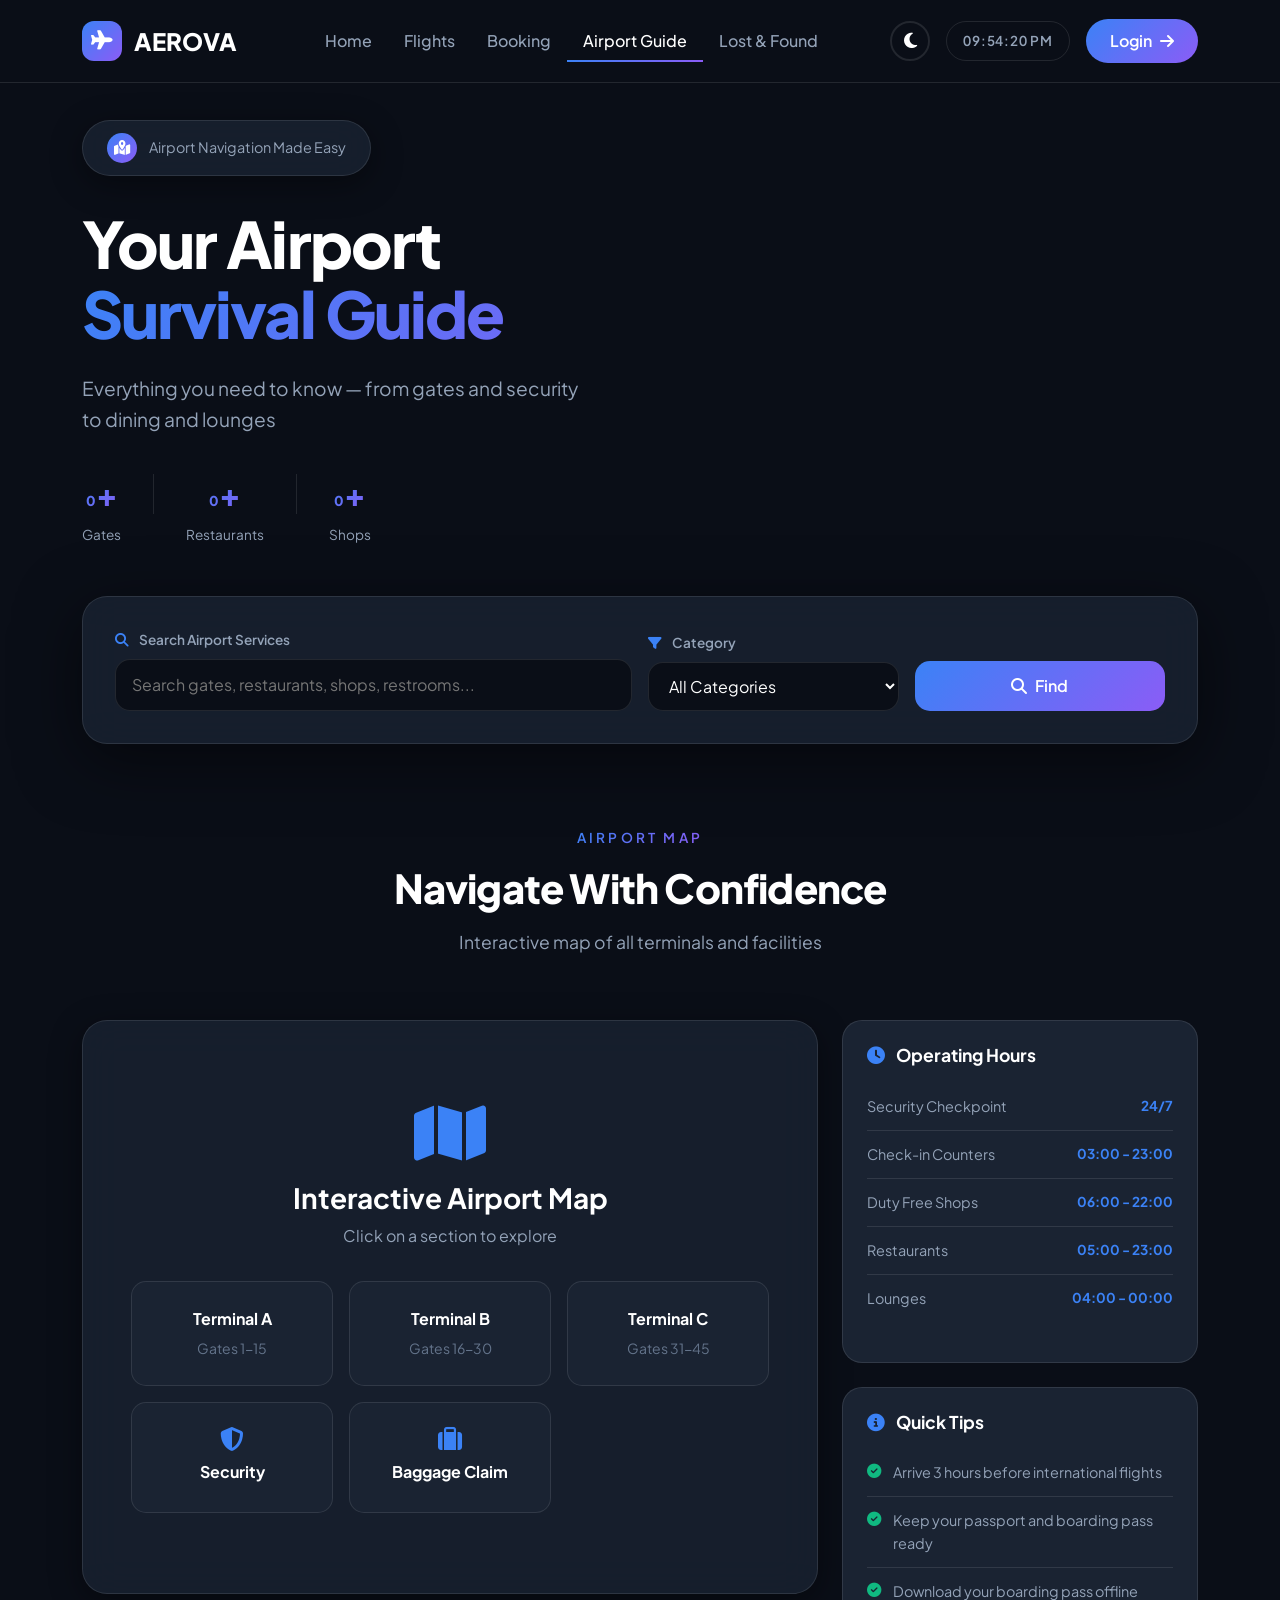
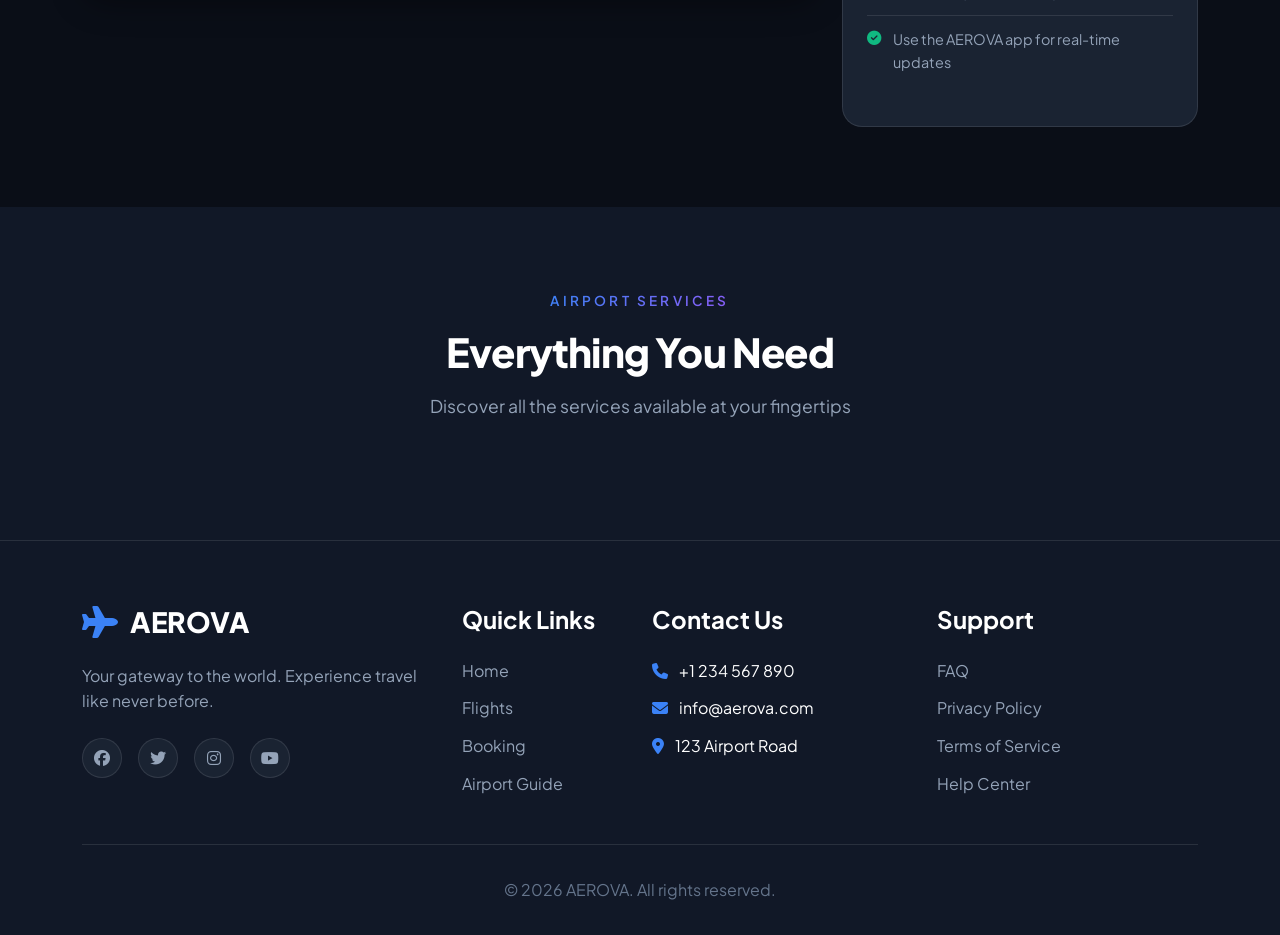
<file: airport-guide.html>
<!DOCTYPE html>
<html lang="en" data-theme="dark">

<head>
  <meta charset="UTF-8">
  <meta name="viewport" content="width=device-width, initial-scale=1.0">
  <title>Airport Guide | AEROVA</title>

  <!-- Google Fonts -->
  <link
    href="https://fonts.googleapis.com/css2?family=Plus+Jakarta+Sans:wght@300;400;500;600;700;800&family=Playfair+Display:ital,wght@0,400;0,700;1,400&display=swap"
    rel="stylesheet">

  <!-- Bootstrap 5 -->
  <link href="https://cdn.jsdelivr.net/npm/bootstrap@5.3.0/dist/css/bootstrap.min.css" rel="stylesheet">

  <!-- Font Awesome -->
  <link href="https://cdnjs.cloudflare.com/ajax/libs/font-awesome/6.4.0/css/all.min.css" rel="stylesheet">

  <!-- AOS Animation -->
  <link href="https://unpkg.com/aos@2.3.1/dist/aos.css" rel="stylesheet">

  <!-- Airport Guide CSS -->
  <link rel="stylesheet" href="airport.css">
</head>

<body>

  <!-- Particles Background -->
  <canvas id="particles-canvas"></canvas>

  <!-- Navigation -->
  <nav class="navbar navbar-expand-lg fixed-top" id="mainNav">
    <div class="container">
      <a class="navbar-brand" href="index.html">
        <div class="brand-icon">
          <i class="fas fa-plane"></i>
        </div>
        <span class="brand-text">AEROVA</span>
      </a>

      <button class="navbar-toggler custom-toggler" type="button" data-bs-toggle="collapse" data-bs-target="#navMenu">
        <span></span>
        <span></span>
        <span></span>
      </button>

      <div class="collapse navbar-collapse" id="navMenu">
        <ul class="navbar-nav mx-auto">
          <li class="nav-item"><a class="nav-link" href="index.html">Home</a></li>
          <li class="nav-item"><a class="nav-link" href="flights.html">Flights</a></li>
          <li class="nav-item"><a class="nav-link" href="booking.html">Booking</a></li>
          <li class="nav-item"><a class="nav-link active" href="airport-guide.html">Airport Guide</a></li>
          <li class="nav-item"><a class="nav-link" href="lost-found.html">Lost & Found</a></li>
        </ul>

        <div class="nav-actions">
          <button class="theme-toggle" id="themeToggle" onclick="toggleTheme()">
            <i class="fas fa-moon"></i>
            <i class="fas fa-sun"></i>
          </button>
          <div class="live-clock" id="liveClock">00:00:00</div>
          <a href="login.html" class="btn btn-login">
            <span>Login</span>
            <i class="fas fa-arrow-right"></i>
          </a>
        </div>
      </div>
    </div>
  </nav>

  <main>
    <!-- Hero Section -->
    <section class="guide-hero">
      <div class="guide-hero-bg"></div>
      <div class="guide-hero-overlay"></div>

      <div class="container guide-hero-content">
        <div class="row">
          <div class="col-lg-8">
            <div class="hero-badge-guide" data-aos="fade-down">
              <span class="badge-icon-guide">
                <i class="fas fa-map-marked-alt"></i>
              </span>
              <span>Airport Navigation Made Easy</span>
            </div>

            <h1 class="hero-title-guide" data-aos="fade-up" data-aos-delay="100">
              Your Airport
              <span class="gradient-text-guide">Survival Guide</span>
            </h1>
            <p class="hero-subtitle-guide" data-aos="fade-up" data-aos-delay="200">
              Everything you need to know — from gates and security to dining and lounges
            </p>

            <div class="hero-stats-guide" data-aos="fade-up" data-aos-delay="300">
              <div class="stat-item-guide">
                <h3><span class="counter-guide" data-target="45">0</span>+</h3>
                <span>Gates</span>
              </div>
              <div class="stat-divider-guide"></div>
              <div class="stat-item-guide">
                <h3><span class="counter-guide" data-target="25">0</span>+</h3>
                <span>Restaurants</span>
              </div>
              <div class="stat-divider-guide"></div>
              <div class="stat-item-guide">
                <h3><span class="counter-guide" data-target="60">0</span>+</h3>
                <span>Shops</span>
              </div>
            </div>
          </div>
        </div>
      </div>
    </section>

    <!-- Search & Filter Section -->
    <section class="guide-search-section">
      <div class="container">
        <div class="guide-search-card" data-aos="fade-up">
          <div class="row g-3 align-items-end">
            <div class="col-lg-6">
              <label class="form-label-guide">
                <i class="fas fa-search"></i>
                Search Airport Services
              </label>
              <input class="form-control-guide" id="guideSearch" type="text"
                placeholder="Search gates, restaurants, shops, restrooms...">
            </div>

            <div class="col-lg-3">
              <label class="form-label-guide">
                <i class="fas fa-filter"></i>
                Category
              </label>
              <select class="form-select-guide" id="categoryFilter">
                <option value="all">All Categories</option>
                <option value="gates">Gates</option>
                <option value="security">Security</option>
                <option value="baggage">Baggage Claim</option>
                <option value="restaurants">Restaurants</option>
                <option value="shops">Shops</option>
                <option value="restrooms">Restrooms</option>
                <option value="lounges">Lounges</option>
              </select>
            </div>

            <div class="col-lg-3">
              <button class="btn-guide-search" id="guideSearchBtn">
                <i class="fas fa-search"></i>
                Find
              </button>
            </div>
          </div>
        </div>
      </div>
    </section>

    <!-- Airport Map Section -->
    <section class="guide-map-section">
      <div class="container">
        <div class="section-header-guide text-center" data-aos="fade-up">
          <span class="section-label-guide">Airport Map</span>
          <h2 class="section-title-guide">Navigate With Confidence</h2>
          <p class="section-subtitle-guide">Interactive map of all terminals and facilities</p>
        </div>

        <div class="row g-4">
          <!-- Terminal Map -->
          <div class="col-lg-8">
            <div class="map-card" data-aos="fade-up">
              <div class="map-placeholder">
                <i class="fas fa-map"></i>
                <h3>Interactive Airport Map</h3>
                <p>Click on a section to explore</p>

                <div class="map-zones">
                  <div class="map-zone zone-a" data-zone="A">
                    <span>Terminal A</span>
                    <small>Gates 1-15</small>
                  </div>
                  <div class="map-zone zone-b" data-zone="B">
                    <span>Terminal B</span>
                    <small>Gates 16-30</small>
                  </div>
                  <div class="map-zone zone-c" data-zone="C">
                    <span>Terminal C</span>
                    <small>Gates 31-45</small>
                  </div>
                  <div class="map-zone zone-security">
                    <i class="fas fa-shield-alt"></i>
                    <span>Security</span>
                  </div>
                  <div class="map-zone zone-baggage">
                    <i class="fas fa-suitcase"></i>
                    <span>Baggage Claim</span>
                  </div>
                </div>
              </div>
            </div>
          </div>

          <!-- Quick Info -->
          <div class="col-lg-4">
            <div class="info-card" data-aos="fade-up" data-aos-delay="100">
              <h3><i class="fas fa-clock"></i> Operating Hours</h3>
              <ul class="info-list">
                <li>
                  <span>Security Checkpoint</span>
                  <strong>24/7</strong>
                </li>
                <li>
                  <span>Check-in Counters</span>
                  <strong>03:00 - 23:00</strong>
                </li>
                <li>
                  <span>Duty Free Shops</span>
                  <strong>06:00 - 22:00</strong>
                </li>
                <li>
                  <span>Restaurants</span>
                  <strong>05:00 - 23:00</strong>
                </li>
                <li>
                  <span>Lounges</span>
                  <strong>04:00 - 00:00</strong>
                </li>
              </ul>
            </div>

            <div class="info-card mt-4" data-aos="fade-up" data-aos-delay="200">
              <h3><i class="fas fa-info-circle"></i> Quick Tips</h3>
              <ul class="tips-list">
                <li>
                  <i class="fas fa-check-circle"></i>
                  Arrive 3 hours before international flights
                </li>
                <li>
                  <i class="fas fa-check-circle"></i>
                  Keep your passport and boarding pass ready
                </li>
                <li>
                  <i class="fas fa-check-circle"></i>
                  Download your boarding pass offline
                </li>
                <li>
                  <i class="fas fa-check-circle"></i>
                  Use the AEROVA app for real-time updates
                </li>
              </ul>
            </div>
          </div>
        </div>
      </div>
    </section>

    <!-- Services Grid -->
    <section class="guide-services-section">
      <div class="container">
        <div class="section-header-guide text-center" data-aos="fade-up">
          <span class="section-label-guide">Airport Services</span>
          <h2 class="section-title-guide">Everything You Need</h2>
          <p class="section-subtitle-guide">Discover all the services available at your fingertips</p>
        </div>

        <div class="row g-4" id="servicesGrid">
          <!-- Services will be dynamically loaded -->
        </div>
      </div>
    </section>
  </main>

  <!-- Footer -->
  <footer class="footer">
    <div class="container">
      <div class="row">
        <div class="col-lg-4 col-md-6">
          <div class="footer-brand">
            <i class="fas fa-plane"></i>
            <h3>AEROVA</h3>
          </div>
          <p>Your gateway to the world. Experience travel like never before.</p>
          <div class="social-links">
            <a href="#"><i class="fab fa-facebook"></i></a>
            <a href="#"><i class="fab fa-twitter"></i></a>
            <a href="#"><i class="fab fa-instagram"></i></a>
            <a href="#"><i class="fab fa-youtube"></i></a>
          </div>
        </div>

        <div class="col-lg-2 col-md-6">
          <h4>Quick Links</h4>
          <ul>
            <li><a href="index.html">Home</a></li>
            <li><a href="flights.html">Flights</a></li>
            <li><a href="booking.html">Booking</a></li>
            <li><a href="airport-guide.html">Airport Guide</a></li>
          </ul>
        </div>

        <div class="col-lg-3 col-md-6">
          <h4>Contact Us</h4>
          <ul>
            <li><i class="fas fa-phone"></i> +1 234 567 890</li>
            <li><i class="fas fa-envelope"></i> info@aerova.com</li>
            <li><i class="fas fa-map-marker-alt"></i> 123 Airport Road</li>
          </ul>
        </div>

        <div class="col-lg-3 col-md-6">
          <h4>Support</h4>
          <ul>
            <li><a href="#">FAQ</a></li>
            <li><a href="#">Privacy Policy</a></li>
            <li><a href="#">Terms of Service</a></li>
            <li><a href="#">Help Center</a></li>
          </ul>
        </div>
      </div>

      <div class="footer-bottom">
        <p>&copy; 2026 AEROVA. All rights reserved.</p>
      </div>
    </div>
  </footer>

  <!-- Scripts -->
  <script src="https://cdn.jsdelivr.net/npm/bootstrap@5.3.0/dist/js/bootstrap.bundle.min.js"></script>
  <script src="https://unpkg.com/aos@2.3.1/dist/aos.js"></script>
  <script src="airport-guide.js"></script>
</body>

</html>
</file>
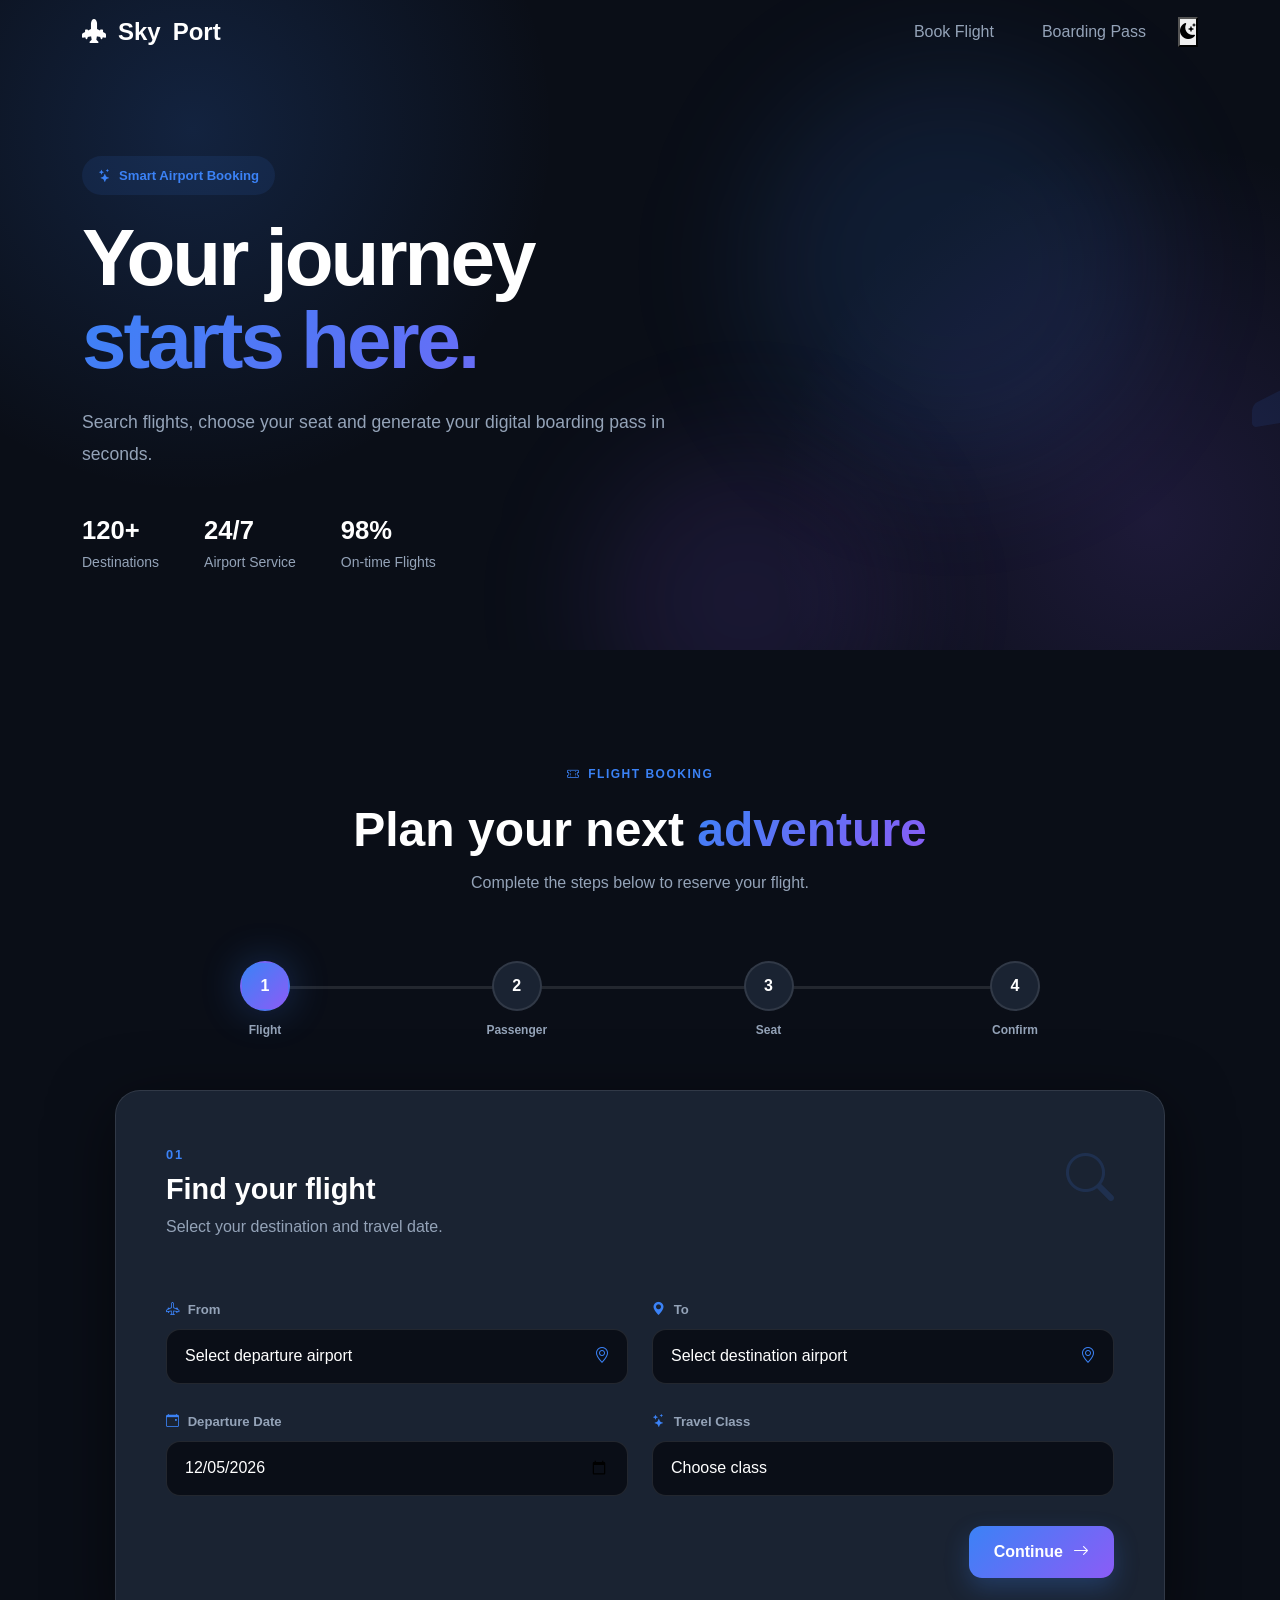
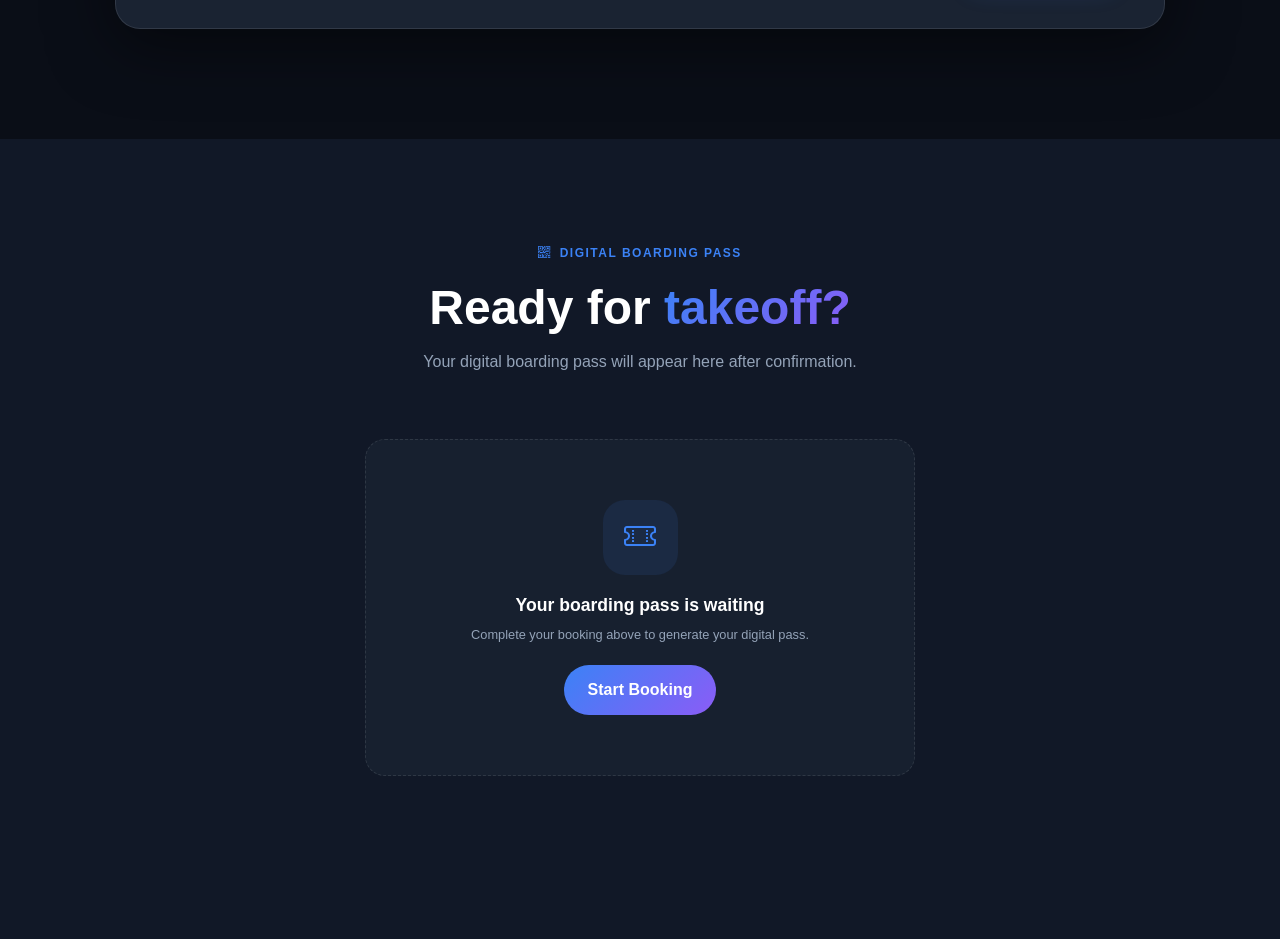
<file: booking.html>
<!doctype html>
<html lang="en">
  <head>
    <meta charset="UTF-8" />
    <meta name="viewport" content="width=device-width, initial-scale=1.0" />

    <title>SkyPort | Flight Booking</title>

    <!-- Google Font -->
    <link rel="preconnect" href="https://fonts.googleapis.com" />
    <link rel="preconnect" href="https://fonts.gstatic.com" crossorigin />
    <link
      href="https://fonts.googleapis.com/css2?family=Inter:wght@400;500;600;700;800&display=swap"
      rel="stylesheet"
    />

    <!-- Bootstrap 5 -->
    <link
      href="https://cdn.jsdelivr.net/npm/bootstrap@5.3.3/dist/css/bootstrap.min.css"
      rel="stylesheet"
    />

    <!-- Bootstrap Icons -->
    <link
      rel="stylesheet"
      href="https://cdn.jsdelivr.net/npm/bootstrap-icons@1.11.3/font/bootstrap-icons.min.css"
    />

    <!-- Custom CSS -->
    <link rel="stylesheet" href="booking.css" />
  </head>
  <body>
    <!-- ================= NAVBAR ================= -->

    <nav class="navbar navbar-expand-lg fixed-top airport-navbar">
      <div class="container">
        <a class="navbar-brand logo" href="#">
          <span class="logo-icon">
            <i class="bi bi-airplane-engines-fill"></i>
          </span>
          Sky<span>Port</span>
        </a>

        <button
          class="navbar-toggler"
          type="button"
          data-bs-toggle="collapse"
          data-bs-target="#mainNavbar"
        >
          <i class="bi bi-list"></i>
        </button>

        <div class="collapse navbar-collapse" id="mainNavbar">
          <ul class="navbar-nav ms-auto align-items-lg-center gap-lg-3">
            <li class="nav-item">
              <a class="nav-link" href="#booking"> Book Flight </a>
            </li>

            <li class="nav-item">
              <a class="nav-link" href="#boarding"> Boarding Pass </a>
            </li>

            <li class="nav-item">
              <button class="theme-btn" id="themeToggle" title="Toggle Theme">
                <i class="bi bi-moon-stars-fill"></i>
              </button>
            </li>
          </ul>
        </div>
      </div>
    </nav>

    <!-- ================= HERO ================= -->

    <section class="booking-hero">
      <div class="hero-glow glow-one"></div>
      <div class="hero-glow glow-two"></div>

      <div class="container">
        <div class="hero-content">
          <div class="hero-badge">
            <i class="bi bi-stars"></i>
            Smart Airport Booking
          </div>

          <h1>
            Your journey
            <span>starts here.</span>
          </h1>

          <p>
            Search flights, choose your seat and generate your digital boarding
            pass in seconds.
          </p>

          <div class="hero-stats">
            <div>
              <strong>120+</strong>
              <small>Destinations</small>
            </div>

            <div>
              <strong>24/7</strong>
              <small>Airport Service</small>
            </div>

            <div>
              <strong>98%</strong>
              <small>On-time Flights</small>
            </div>
          </div>
        </div>
      </div>

      <div class="plane-animation">
        <i class="bi bi-airplane-fill"></i>
      </div>
    </section>

    <!-- ================= BOOKING SECTION ================= -->

    <section class="booking-section" id="booking">
      <div class="container">
        <!-- Section Header -->

        <div class="section-heading text-center">
          <span class="section-label">
            <i class="bi bi-ticket-perforated"></i>
            FLIGHT BOOKING
          </span>

          <h2>
            Plan your next
            <span>adventure</span>
          </h2>

          <p>Complete the steps below to reserve your flight.</p>
        </div>

        <!-- ================= PROGRESS ================= -->

        <div class="booking-progress">
          <div class="progress-line">
            <div id="progressBar"></div>
          </div>

          <div class="progress-step active" data-step="1">
            <span>1</span>
            <small>Flight</small>
          </div>

          <div class="progress-step" data-step="2">
            <span>2</span>
            <small>Passenger</small>
          </div>

          <div class="progress-step" data-step="3">
            <span>3</span>
            <small>Seat</small>
          </div>

          <div class="progress-step" data-step="4">
            <span>4</span>
            <small>Confirm</small>
          </div>
        </div>

        <!-- ================= BOOKING CARD ================= -->

        <div class="booking-card">
          <!-- STEP 1 -->

          <div class="booking-step active" id="step1">
            <div class="step-header">
              <div>
                <span class="step-number">01</span>
                <h3>Find your flight</h3>
                <p>Select your destination and travel date.</p>
              </div>

              <i class="bi bi-search step-icon"></i>
            </div>

              <form id="flightForm">

                    <div class="row g-4">

                        <!-- FROM -->

                        <div class="col-lg-6">

                            <label class="form-label">
                                <i class="bi bi-airplane-engines"></i>
                                From
                            </label>

                            <div class="input-wrapper">

                                <select
                                    class="form-select custom-input"
                                    id="fromCity"
                                    required
                                >
                                    <option value="">Select departure airport</option>
                                    <option value="HER">Herat — HER</option>
                                    <option value="KBL">Kabul — KBL</option>
                                    <option value="DXB">Dubai — DXB</option>
                                    <option value="IST">Istanbul — IST</option>
                                    <option value="DEL">Delhi — DEL</option>
                                    <option value="DOH">Doha — DOH</option>
                                </select>

                                <i class="bi bi-geo-alt input-icon"></i>

                            </div>

                        </div>


                        <!-- TO -->

                        <div class="col-lg-6">

                            <label class="form-label">
                                <i class="bi bi-geo-alt-fill"></i>
                                To
                            </label>

                            <div class="input-wrapper">

                                <select
                                    class="form-select custom-input"
                                    id="toCity"
                                    required
                                >
                                    <option value="">Select destination airport</option>
                                    <option value="KBL">Kabul — KBL</option>
                                    <option value="HER">Herat — HER</option>
                                    <option value="DXB">Dubai — DXB</option>
                                    <option value="IST">Istanbul — IST</option>
                                    <option value="DEL">Delhi — DEL</option>
                                    <option value="DOH">Doha — DOH</option>
                                </select>

                                <i class="bi bi-geo-alt input-icon"></i>

                            </div>

                        </div>


                        <!-- DATE -->

                        <div class="col-lg-6">

                            <label class="form-label">
                                <i class="bi bi-calendar-event"></i>
                                Departure Date
                            </label>

                            <input
                                type="date"
                                class="form-control custom-input"
                                id="departureDate"
                                required
                            >

                        </div>


                        <!-- CLASS -->

                        <div class="col-lg-6">

                            <label class="form-label">
                                <i class="bi bi-stars"></i>
                                Travel Class
                            </label>

                            <select
                                class="form-select custom-input"
                                id="travelClass"
                                required
                            >
                                <option value="">Choose class</option>
                                <option value="Economy">Economy</option>
                                <option value="Premium">Premium Economy</option>
                                <option value="Business">Business</option>
                            </select>

                        </div>

                    </div>


                    <!-- Flight preview -->

                    <div class="flight-preview d-none" id="flightPreview">

                        <div class="preview-route">

                            <div>
                                <small>DEPARTURE</small>
                                <strong id="previewFrom">HER</strong>
                            </div>

                            <div class="route-line">
                                <i class="bi bi-airplane-fill"></i>
                            </div>

                            <div>
                                <small>ARRIVAL</small>
                                <strong id="previewTo">DXB</strong>
                            </div>

                        </div>

                        <div class="preview-info">
                            <span>
                                <i class="bi bi-clock"></i>
                                3h 25m
                            </span>

                            <span>
                                <i class="bi bi-wifi"></i>
                                Wi-Fi
                            </span>

                            <span>
                                <i class="bi bi-cup-hot"></i>
                                Meal
                            </span>
                        </div>

                    </div>


                    <button
                        type="submit"
                        class="btn-primary-custom next-btn"
                    >
                        Continue
                        <i class="bi bi-arrow-right"></i>
                    </button>

                </form>
          </div>

          <!-- STEP 2 -->
 <div class="booking-step" id="step2">

                <div class="step-header">

                    <div>
                        <span class="step-number">02</span>
                        <h3>Passenger information</h3>
                        <p>Enter the information exactly as shown on your passport.</p>
                    </div>

                    <i class="bi bi-person-vcard step-icon"></i>

                </div>


                <form id="passengerForm">

                    <div class="row g-4">

                        <div class="col-md-6">

                            <label class="form-label">
                                First Name
                            </label>

                            <input
                                type="text"
                                class="form-control custom-input"
                                id="firstName"
                                placeholder="Enter your name"
                                required
                            >

                        </div>


                        <div class="col-md-6">

                            <label class="form-label">
                                Last Name
                            </label>

                            <input
                                type="text"
                                class="form-control custom-input"
                                id="lastName"
                                placeholder="Enter your Last name"
                                required
                            >

                        </div>


                        <div class="col-md-6">

                            <label class="form-label">
                                Email Address
                            </label>

                            <input
                                type="email"
                                class="form-control custom-input"
                                id="email"
                                placeholder="Enter your Email"
                                required
                            >

                        </div>


                        <div class="col-md-6">

                            <label class="form-label">
                                Phone Number
                            </label>

                            <input
                                type="tel"
                                class="form-control custom-input"
                                id="phone"
                                placeholder="Enter your phone number"
                                required
                            >

                        </div>


                        <div class="col-md-6">

                            <label class="form-label">
                                Passport Number
                            </label>

                            <input
                                type="text"
                                class="form-control custom-input"
                                id="passport"
                                placeholder="Enter your Passport number"
                                required
                            >

                        </div>


                        <div class="col-md-6">

                            <label class="form-label">
                                Date of Birth
                            </label>

                            <input
                                type="date"
                                class="form-control custom-input"
                                id="birthDate"
                                required
                            >

                        </div>

                    </div>


                    <div class="button-row">

                        <button
                            type="button"
                            class="btn-secondary-custom"
                            onclick="goToStep(1)"
                        >
                            <i class="bi bi-arrow-left"></i>
                            Back
                        </button>

                        <button
                            type="submit"
                            class="btn-primary-custom"
                        >
                            Choose Seat
                            <i class="bi bi-arrow-right"></i>
                        </button>

                    </div>

                </form>

            </div>

          <!-- STEP 3 -->

           <div class="booking-step" id="step3">

                <div class="step-header">

                    <div>
                        <span class="step-number">03</span>
                        <h3>Choose your seat</h3>
                        <p>Select your preferred seat on the aircraft.</p>
                    </div>

                    <i class="bi bi-grid-3x3-gap step-icon"></i>

                </div>


                <div class="seat-layout">

                    <!-- Cockpit -->

                    <div class="cockpit">
                        <i class="bi bi-airplane-engines-fill"></i>
                        <span>COCKPIT</span>
                    </div>


                    <div class="seat-legend">

                        <span>
                            <i class="legend-seat available"></i>
                            Available
                        </span>

                        <span>
                            <i class="legend-seat selected"></i>
                            Selected
                        </span>

                        <span>
                            <i class="legend-seat occupied"></i>
                            Occupied
                        </span>

                    </div>


                    <div class="aircraft">

                        <div class="seat-row">
                            <span class="row-number">1</span>

                            <button class="seat available" data-seat="1A">A</button>
                            <button class="seat available" data-seat="1B">B</button>

                            <span class="aisle"></span>

                            <button class="seat available" data-seat="1C">C</button>
                            <button class="seat available" data-seat="1D">D</button>
                        </div>


                        <div class="seat-row">
                            <span class="row-number">2</span>

                            <button class="seat occupied" disabled>A</button>
                            <button class="seat available" data-seat="2B">B</button>

                            <span class="aisle"></span>

                            <button class="seat available" data-seat="2C">C</button>
                            <button class="seat occupied" disabled>D</button>
                        </div>


                        <div class="seat-row">
                            <span class="row-number">3</span>

                            <button class="seat available" data-seat="3A">A</button>
                            <button class="seat available" data-seat="3B">B</button>

                            <span class="aisle"></span>

                            <button class="seat available" data-seat="3C">C</button>
                            <button class="seat available" data-seat="3D">D</button>
                        </div>


                        <div class="seat-row">
                            <span class="row-number">4</span>

                            <button class="seat occupied" disabled>A</button>
                            <button class="seat available" data-seat="4B">B</button>

                            <span class="aisle"></span>

                            <button class="seat available" data-seat="4C">C</button>
                            <button class="seat available" data-seat="4D">D</button>
                        </div>


                        <div class="seat-row">
                            <span class="row-number">5</span>

                            <button class="seat available" data-seat="5A">A</button>
                            <button class="seat available" data-seat="5B">B</button>

                            <span class="aisle"></span>

                            <button class="seat available" data-seat="5C">C</button>
                            <button class="seat available" data-seat="5D">D</button>
                        </div>


                        <div class="seat-row">
                            <span class="row-number">6</span>

                            <button class="seat available" data-seat="6A">A</button>
                            <button class="seat available" data-seat="6B">B</button>

                            <span class="aisle"></span>

                            <button class="seat available" data-seat="6C">C</button>
                            <button class="seat available" data-seat="6D">D</button>
                        </div>

                    </div>

                </div>


                <!-- Extras -->

                <div class="extras-section">

                    <h4>
                        <i class="bi bi-plus-circle"></i>
                        Add extras
                    </h4>

                    <div class="row g-3">

                        <div class="col-md-4">

                            <label class="extra-card">

                                <input
                                    type="checkbox"
                                    class="extra-option"
                                    data-name="Extra Baggage"
                                    data-price="35"
                                >

                                <div>
                                    <i class="bi bi-luggage"></i>
                                    <strong>Extra Baggage</strong>
                                    <small>+23kg</small>
                                </div>

                                <b>+$35</b>

                            </label>

                        </div>


                        <div class="col-md-4">

                            <label class="extra-card">

                                <input
                                    type="checkbox"
                                    class="extra-option"
                                    data-name="Priority Boarding"
                                    data-price="20"
                                >

                                <div>
                                    <i class="bi bi-lightning-charge"></i>
                                    <strong>Priority Boarding</strong>
                                    <small>Board first</small>
                                </div>

                                <b>+$20</b>

                            </label>

                        </div>


                        <div class="col-md-4">

                            <label class="extra-card">

                                <input
                                    type="checkbox"
                                    class="extra-option"
                                   data-name="Airport Lounge"
                                    data-price="45"
                                >

                                <div>
                                    <i class="bi bi-cup-hot"></i>
                                    <strong>Airport Lounge</strong>
                                    <small>Relax before flight</small>
                                </div>

                                <b>+$45</b>

                            </label>

                        </div>

                    </div>

                </div>


                <div class="button-row">

                    <button
                        type="button"
                        class="btn-secondary-custom"
                        onclick="goToStep(2)"
                    >
                        <i class="bi bi-arrow-left"></i>
                        Back
                    </button>

                    <button
                        type="button"
                        class="btn-primary-custom"
                        id="reviewBookingBtn"
                    >
                        Review Booking
                        <i class="bi bi-arrow-right"></i>
                    </button>

                </div>

            </div>

          <!-- STEP 4 -->

            <div class="booking-step" id="step4">

                <div class="step-header">

                    <div>
                        <span class="step-number">04</span>
                        <h3>Confirm your booking</h3>
                        <p>Review your flight details before generating your pass.</p>
                    </div>

                    <i class="bi bi-check2-circle step-icon"></i>

                </div>


                <div class="booking-summary">

                    <div class="summary-route">

                        <div>
                            <small>FROM</small>
                            <strong id="summaryFrom">HER</strong>
                            <span id="summaryFromName">Herat</span>
                        </div>

                        <div class="summary-plane">
                            <i class="bi bi-airplane-fill"></i>
                        </div>

                        <div>
                            <small>TO</small>
                            <strong id="summaryTo">DXB</strong>
                            <span id="summaryToName">Dubai</span>
                        </div>

                    </div>


                    <div class="summary-grid">

                        <div>
                            <small>PASSENGER</small>
                            <strong id="summaryPassenger">---</strong>
                        </div>

                        <div>
                            <small>DATE</small>
                            <strong id="summaryDate">---</strong>
                        </div>

                        <div>
                            <small>CLASS</small>
                            <strong id="summaryClass">---</strong>
                        </div>

                        <div>
                            <small>SEAT</small>
                            <strong id="summarySeat">---</strong>
                        </div>

                    </div>


                    <div class="price-summary">

                        <div>
                            <span>Base fare</span>
                            <strong id="basePrice">$250</strong>
                        </div>

                        <div>
                            <span>Extras</span>
                            <strong id="extrasPrice">$0</strong>
                        </div>

                        <div class="total-price">
                            <span>Total</span>
                            <strong id="totalPrice">$250</strong>
                        </div>

                    </div>

                </div>


                <div class="secure-note">

                    <i class="bi bi-shield-check"></i>

                    <div>
                        <strong>Secure booking</strong>
                        <p>
                            Your booking information is stored securely
                            in your browser.
                        </p>
                    </div>

                </div>


                <div class="button-row">

                    <button
                        type="button"
                        class="btn-secondary-custom"
                        onclick="goToStep(3)"
                    >
                        <i class="bi bi-arrow-left"></i>
                        Back
                    </button>

                    <button
                        type="button"
                        class="btn-primary-custom"
                        id="confirmBookingBtn"
                    >
                        Confirm & Get Boarding Pass
                        <i class="bi bi-check2"></i>
                    </button>

                </div>

            </div>
        </div>
      </div>
    </section>

    <!-- ================= SUCCESS SECTION ================= -->

    <section class="boarding-section" id="boarding">
      <div class="container">
        <div class="section-heading text-center reveal hide-end">
          <div class="section-tag">
            <i class="bi bi-qr-code"></i>
            DIGITAL BOARDING PASS
          </div>

          <h2>
            Ready for
            <span>takeoff?</span>
          </h2>

          <p>Your digital boarding pass will appear here after confirmation.</p>
        </div>

        <!-- EMPTY STATE -->

        <div class="boarding-empty hide-end" id="boardingEmpty ">
          <div class="empty-icon">
            <i class="bi bi-ticket-perforated"></i>
          </div>

          <h4>Your boarding pass is waiting</h4>

          <p>Complete your booking above to generate your digital pass.</p>

          <a href="#booking" class="secondary-btn"> Start Booking </a>
        </div>

        <!-- ================= BOARDING PASS ================= -->

        <div class="boarding-pass d-none" id="boardingPass">
          <div class="success-message" id="successMessage">
            <div class="success-icon">
              <i class="bi bi-check-lg"></i>
            </div>

            <span>BOOKING CONFIRMED</span>

            <h2>
              You're ready to
              <span>take off!</span>
            </h2>

            <p>Your digital boarding pass has been generated successfully.</p>
          </div>

          <!-- Top -->

          <div class="pass-top">
            <div class="pass-brand">
              <i class="bi bi-airplane-engines-fill"></i>
              SkyPort
            </div>

            <span> BOARDING PASS </span>
          </div>

          <!-- Route -->

          <div class="pass-route">
            <div class="airport">
              <small>FROM</small>

              <strong id="passFrom">HER</strong>

              <span id="passFromName"> Herat </span>
            </div>

            <div class="flight-line">
              <span></span>

              <i class="bi bi-airplane-fill"></i>

              <span></span>
            </div>

            <div class="airport">
              <small>TO</small>

              <strong id="passTo">DXB</strong>

              <span id="passToName"> Dubai </span>
            </div>
          </div>

          <!-- Details -->

          <div class="pass-details">
            <div>
              <small>PASSENGER</small>
              <strong id="passPassenger">---</strong>
            </div>

            <div>
              <small>DATE</small>
              <strong id="passDate">---</strong>
            </div>

            <div>
              <small>FLIGHT</small>
              <strong id="passFlight">SP-204</strong>
            </div>

            <div>
              <small>CLASS</small>
              <strong id="passClass">---</strong>
            </div>

            <div>
              <small>SEAT</small>
              <strong id="passSeat">---</strong>
            </div>

            <div>
              <small>GATE</small>
              <strong id="passGate">B12</strong>
            </div>
          </div>

          <!-- Barcode -->

          <div class="pass-bottom">
            <div class="barcode">
              <span></span>
              <span></span>
              <span></span>
              <span></span>
              <span></span>
              <span></span>
              <span></span>
              <span></span>
              <span></span>
              <span></span>
              <span></span>
              <span></span>
              <span></span>
              <span></span>
              <span></span>
              <span></span>
            </div>

            <div class="booking-code">
              <small>BOOKING REFERENCE</small>
              <strong id="bookingReference">SP000000</strong>
            </div>
          </div>
        </div>

        <!-- Actions -->

        <div class="boarding-actions d-none" id="boardingActions">
          <button class="action-btn" id="printPassBtn">
            <i class="bi bi-printer"></i>
            Print Pass
          </button>

          <button class="action-btn" id="copyCodeBtn">
            <i class="bi bi-copy"></i>
            Copy Booking Code
          </button>

          <button class="action-btn" id="newBookingBtn">
            <i class="bi bi-plus-circle"></i>
            New Booking
          </button>
        </div>
      </div>
    </section>

    <!-- ================= TOAST ================= -->

    <div class="toast-container position-fixed bottom-0 end-0 p-4">
      <div class="toast custom-toast" id="notificationToast" role="alert">
        <div class="toast-body">
          <i class="bi bi-check-circle-fill"></i>

          <span id="toastMessage"> Done! </span>
        </div>
      </div>
    </div>




    <!-- Bootstrap JS -->

<script
    src="https://cdn.jsdelivr.net/npm/bootstrap@5.3.3/dist/js/bootstrap.bundle.min.js"
></script>

<!-- Custom JS -->

<script src="booking.js"></script>

  </body>
</html>
</file>
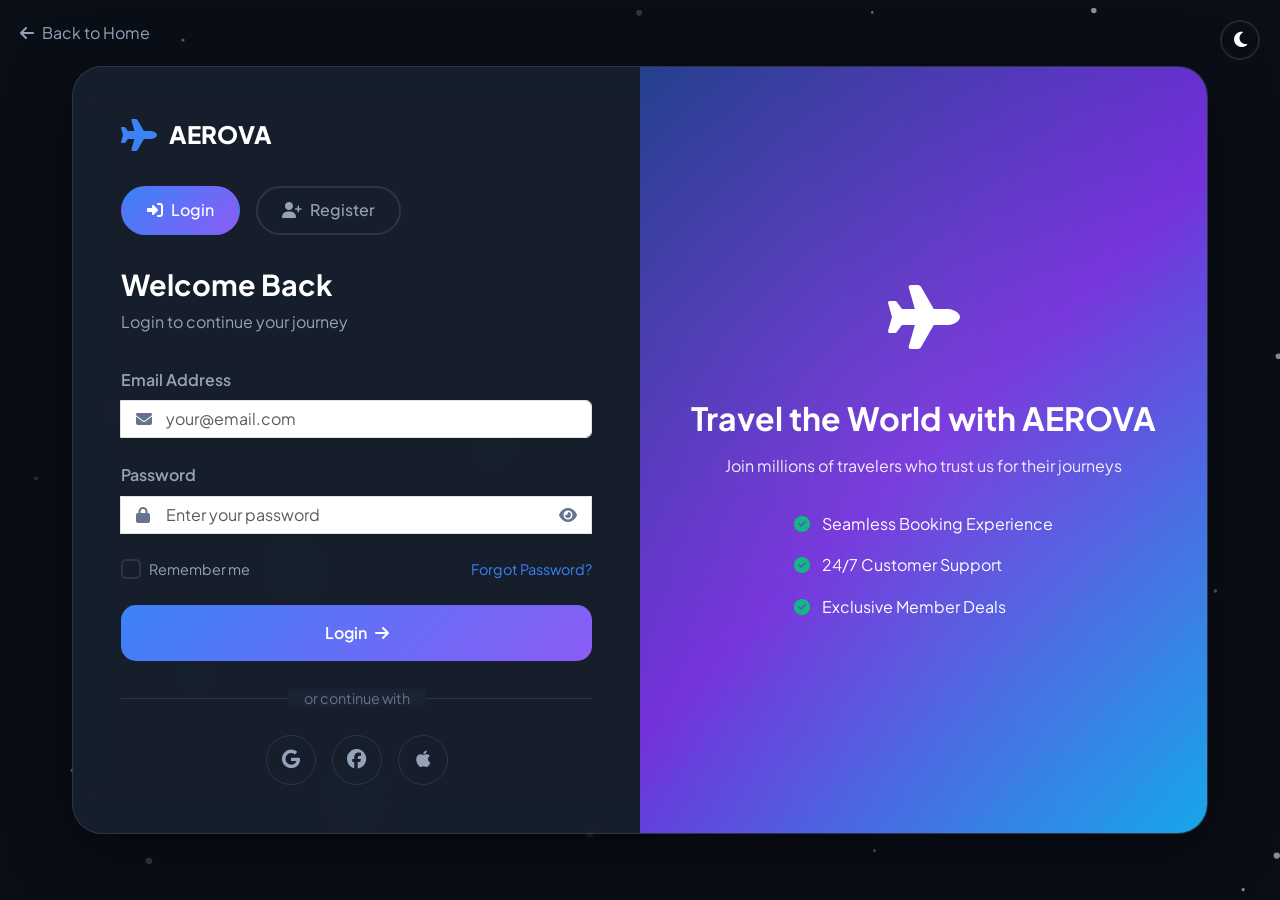
<file: login.html>
<!DOCTYPE html>
<html lang="en" data-theme="dark">

<head>
    <meta charset="UTF-8">
    <meta name="viewport" content="width=device-width, initial-scale=1.0">
    <title>Login | AEROVA</title>

    <!-- Google Fonts -->
    <link
        href="https://fonts.googleapis.com/css2?family=Plus+Jakarta+Sans:wght@300;400;500;600;700;800&family=Playfair+Display:ital,wght@0,400;0,700;1,400&display=swap"
        rel="stylesheet">

    <!-- Bootstrap 5 -->
    <link href="https://cdn.jsdelivr.net/npm/bootstrap@5.3.0/dist/css/bootstrap.min.css" rel="stylesheet">

    <!-- Font Awesome -->
    <link href="https://cdnjs.cloudflare.com/ajax/libs/font-awesome/6.4.0/css/all.min.css" rel="stylesheet">

    <!-- AOS Animation -->
    <link href="https://unpkg.com/aos@2.3.1/dist/aos.css" rel="stylesheet">

    <!-- Custom CSS -->
    <link rel="stylesheet" href="styles.css">
</head>

<body class="login-page">
    <!-- Custom Cursor -->
    <div class="cursor-dot"></div>
    <div class="cursor-outline"></div>

    <!-- Particles Background -->
    <canvas id="particles-canvas"></canvas>

    <!-- Theme Toggle -->
    <button class="theme-toggle login-theme-toggle" onclick="toggleTheme()">
        <i class="fas fa-moon"></i>
        <i class="fas fa-sun"></i>
    </button>

    <!-- Back Button -->
    <a href="index.html" class="back-to-home">
        <i class="fas fa-arrow-left"></i>
        Back to Home
    </a>

    <div class="login-container">
        <div class="row g-0 auth-wrapper">
            <!-- Left Side - Form -->
            <div class="col-lg-6 auth-form-side">
                <div class="auth-form-container">
                    <!-- Logo -->
                    <div class="auth-logo">
                        <i class="fas fa-plane"></i>
                        <span>AEROVA</span>
                    </div>

                    <!-- Tabs -->
                    <div class="auth-tabs">
                        <button class="auth-tab active" data-auth="login">
                            <i class="fas fa-sign-in-alt"></i>
                            Login
                        </button>
                        <button class="auth-tab" data-auth="register">
                            <i class="fas fa-user-plus"></i>
                            Register
                        </button>
                    </div>

                    <!-- Login Form -->
                    <form class="auth-form active" id="loginForm">
                        <h2>Welcome Back</h2>
                        <p class="auth-subtitle">Login to continue your journey</p>

                        <div class="form-group">
                            <label>Email Address</label>
                            <div class="input-group">
                                <span class="input-icon">
                                    <i class="fas fa-envelope"></i>
                                </span>
                                <input type="email" class="form-control" id="loginEmail" placeholder="your@email.com"
                                    required>
                            </div>
                            <div class="error-message" id="loginEmailError"></div>
                        </div>

                        <div class="form-group">
                            <label>Password</label>
                            <div class="input-group">
                                <span class="input-icon">
                                    <i class="fas fa-lock"></i>
                                </span>
                                <input type="password" class="form-control" id="loginPassword"
                                    placeholder="Enter your password" required>
                                <button type="button" class="password-toggle" onclick="togglePassword('loginPassword')">
                                    <i class="fas fa-eye"></i>
                                </button>
                            </div>
                            <div class="error-message" id="loginPasswordError"></div>
                        </div>

                        <div class="form-options">
                            <label class="checkbox-container">
                                <input type="checkbox" id="rememberMe">
                                <span class="checkmark"></span>
                                Remember me
                            </label>
                            <a href="#" class="forgot-password">Forgot Password?</a>
                        </div>

                        <button type="submit" class="btn btn-auth">
                            <span>Login</span>
                            <i class="fas fa-arrow-right"></i>
                        </button>

                        <div class="auth-divider">
                            <span>or continue with</span>
                        </div>

                        <div class="social-auth">
                            <button type="button" class="social-btn">
                                <i class="fab fa-google"></i>
                            </button>
                            <button type="button" class="social-btn">
                                <i class="fab fa-facebook"></i>
                            </button>
                            <button type="button" class="social-btn">
                                <i class="fab fa-apple"></i>
                            </button>
                        </div>
                    </form>

                    <!-- Register Form -->
                    <form class="auth-form" id="registerForm">
                        <h2>Create Account</h2>
                        <p class="auth-subtitle">Join AEROVA for exclusive benefits</p>

                        <div class="form-group">
                            <label>Full Name</label>
                            <div class="input-group">
                                <span class="input-icon">
                                    <i class="fas fa-user"></i>
                                </span>
                                <input type="text" class="form-control" id="registerName" placeholder="John Doe"
                                    required>
                            </div>
                            <div class="error-message" id="registerNameError"></div>
                        </div>

                        <div class="form-group">
                            <label>Email Address</label>
                            <div class="input-group">
                                <span class="input-icon">
                                    <i class="fas fa-envelope"></i>
                                </span>
                                <input type="email" class="form-control" id="registerEmail" placeholder="your@email.com"
                                    required>
                            </div>
                            <div class="error-message" id="registerEmailError"></div>
                        </div>

                        <div class="form-group">
                            <label>Password</label>
                            <div class="input-group">
                                <span class="input-icon">
                                    <i class="fas fa-lock"></i>
                                </span>
                                <input type="password" class="form-control" id="registerPassword"
                                    placeholder="Create a password" required>
                                <button type="button" class="password-toggle"
                                    onclick="togglePassword('registerPassword')">
                                    <i class="fas fa-eye"></i>
                                </button>
                            </div>
                            <div class="password-strength" id="passwordStrength"></div>
                            <div class="error-message" id="registerPasswordError"></div>
                        </div>

                        <div class="form-group">
                            <label>Confirm Password</label>
                            <div class="input-group">
                                <span class="input-icon">
                                    <i class="fas fa-lock"></i>
                                </span>
                                <input type="password" class="form-control" id="confirmPassword"
                                    placeholder="Confirm your password" required>
                                <button type="button" class="password-toggle"
                                    onclick="togglePassword('confirmPassword')">
                                    <i class="fas fa-eye"></i>
                                </button>
                            </div>
                            <div class="error-message" id="confirmPasswordError"></div>
                        </div>

                        <div class="form-options"
                            style="display: flex; flex-direction: column; align-items: flex-start; gap: 5px;">
                            <label class="checkbox-container">
                                <input type="checkbox" id="termsCheck" required>
                                <span class="checkmark"></span>
                                I agree to the <a href="#">Terms & Conditions</a>
                            </label>
                            <div class="error-message" id="termsError"
                                style="color: #ef4444; font-size: 0.85rem; margin-top: 5px; display: none;"></div>
                        </div>

                        <button type="submit" class="btn btn-auth">
                            <span>Create Account</span>
                            <i class="fas fa-arrow-right"></i>
                        </button>
                    </form>
                </div>
            </div>

            <!-- Right Side - Visual -->
            <div class="col-lg-6 auth-visual-side">
                <div class="auth-visual-content">
                    <div class="auth-plane-animation">
                        <i class="fas fa-plane"></i>
                    </div>
                    <h2>Travel the World with AEROVA</h2>
                    <p>Join millions of travelers who trust us for their journeys</p>

                    <div class="auth-features">
                        <div class="auth-feature">
                            <i class="fas fa-check-circle"></i>
                            <span>Seamless Booking Experience</span>
                        </div>
                        <div class="auth-feature">
                            <i class="fas fa-check-circle"></i>
                            <span>24/7 Customer Support</span>
                        </div>
                        <div class="auth-feature">
                            <i class="fas fa-check-circle"></i>
                            <span>Exclusive Member Deals</span>
                        </div>
                    </div>
                </div>
            </div>
        </div>
    </div>

    <!-- Scripts -->
    <script src="https://cdn.jsdelivr.net/npm/bootstrap@5.3.0/dist/js/bootstrap.bundle.min.js"></script>
    <script src="https://unpkg.com/aos@2.3.1/dist/aos.js"></script>
    <script src="scripts.js"></script>
</body>

</html>
</file>
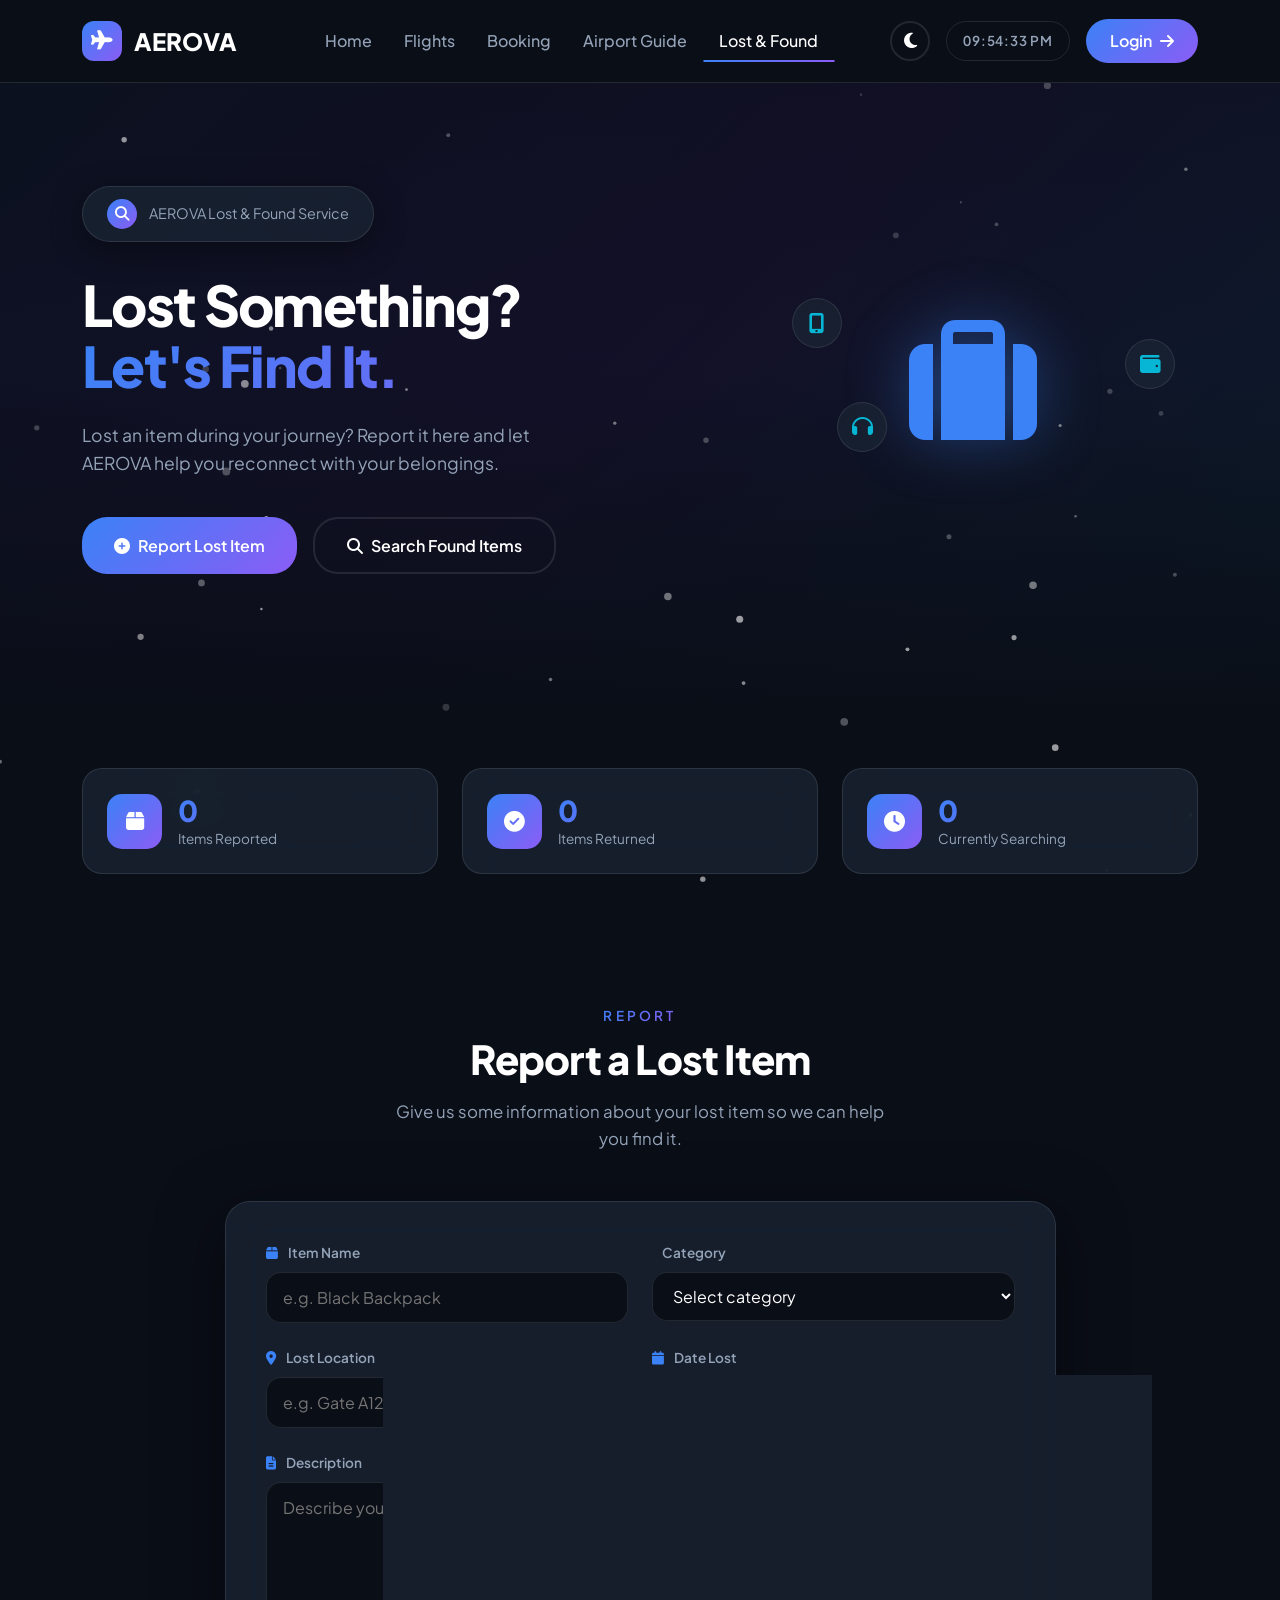
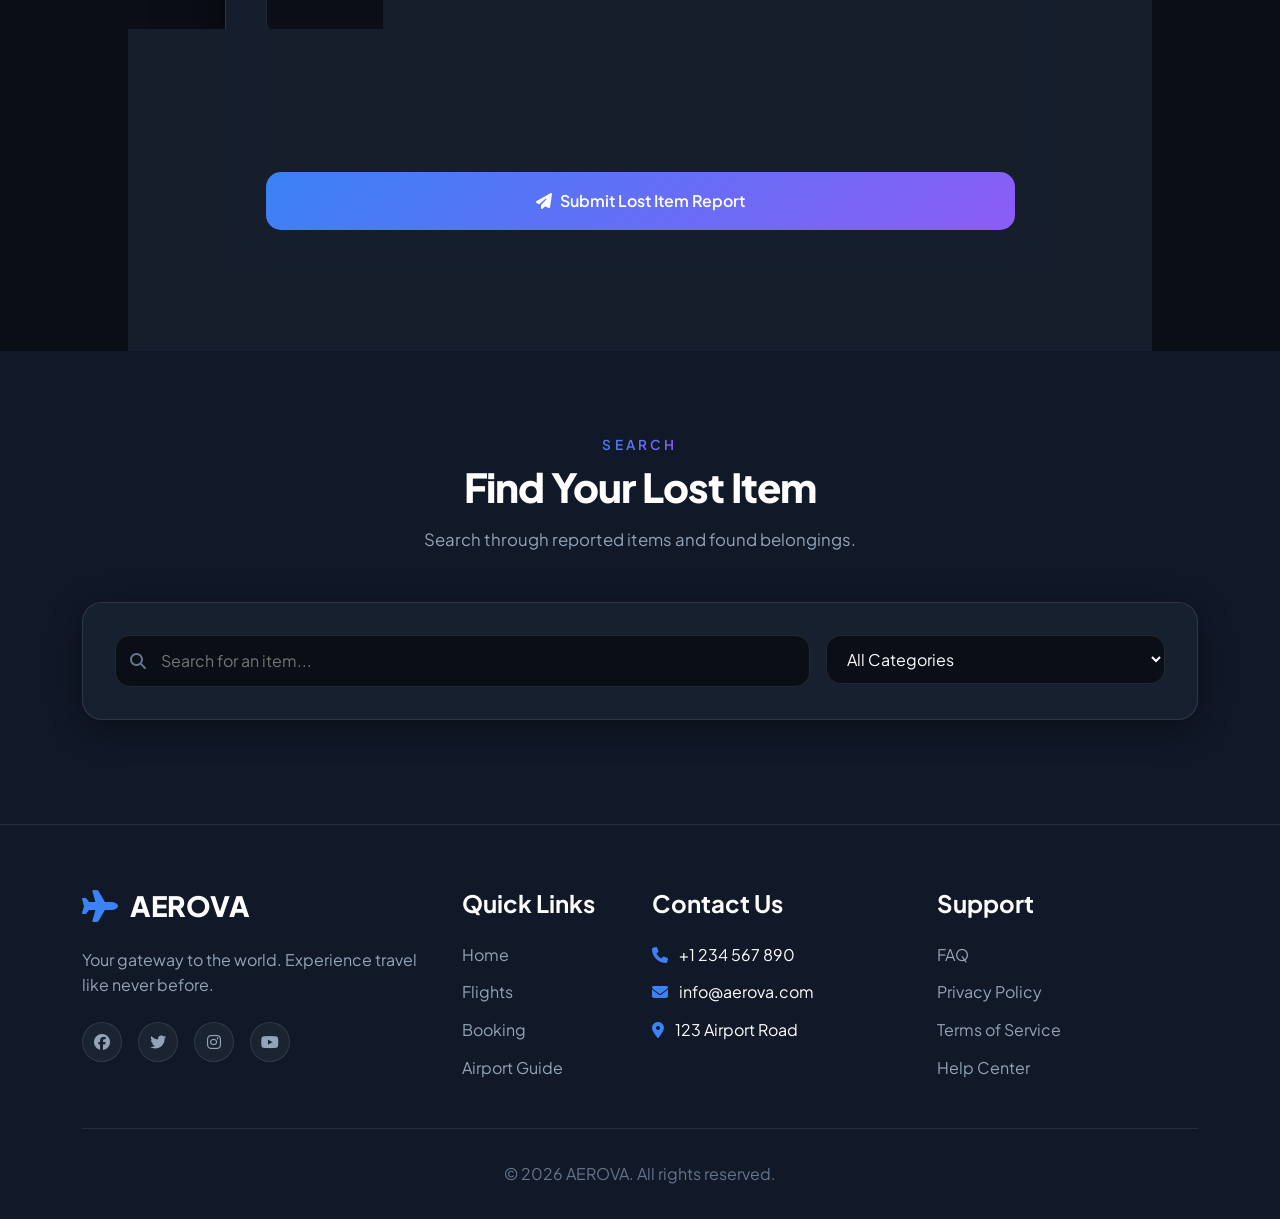
<file: lost-found.html>
<!DOCTYPE html>
<html lang="en" data-theme="dark">

<head>
    <meta charset="UTF-8">
    <meta name="viewport" content="width=device-width, initial-scale=1.0">
    <title>Lost & Found | AEROVA</title>

    <!-- Google Fonts -->
    <link
        href="https://fonts.googleapis.com/css2?family=Plus+Jakarta+Sans:wght@300;400;500;600;700;800&family=Playfair+Display:ital,wght@0,400;0,700;1,400&display=swap"
        rel="stylesheet">

    <!-- Bootstrap 5 -->
    <link href="https://cdn.jsdelivr.net/npm/bootstrap@5.3.0/dist/css/bootstrap.min.css" rel="stylesheet">

    <!-- Font Awesome -->
    <link href="https://cdnjs.cloudflare.com/ajax/libs/font-awesome/6.4.0/css/all.min.css" rel="stylesheet">

    <!-- AOS Animation -->
    <link href="https://unpkg.com/aos@2.3.1/dist/aos.css" rel="stylesheet">

    <!-- Lost & Found CSS -->
    <link rel="stylesheet" href="lost-found.css">
</head>

<body>
    <!-- Particles Background -->
    <canvas id="particles-canvas"></canvas>

    <!-- Navigation -->
    <nav class="navbar navbar-expand-lg fixed-top" id="mainNav">
        <div class="container">
            <a class="navbar-brand" href="index.html">
                <div class="brand-icon">
                    <i class="fas fa-plane"></i>
                </div>
                <span class="brand-text">AEROVA</span>
            </a>

            <button class="navbar-toggler custom-toggler" type="button" data-bs-toggle="collapse"
                data-bs-target="#navMenu">
                <span></span>
                <span></span>
                <span></span>
            </button>

            <div class="collapse navbar-collapse" id="navMenu">
                <ul class="navbar-nav mx-auto">
                    <li class="nav-item"><a class="nav-link" href="index.html">Home</a></li>
                    <li class="nav-item"><a class="nav-link" href="flights.html">Flights</a></li>
                    <li class="nav-item"><a class="nav-link" href="booking.html">Booking</a></li>
                    <li class="nav-item"><a class="nav-link" href="airport-guide.html">Airport Guide</a></li>
                    <li class="nav-item"><a class="nav-link active" href="lost-found.html">Lost & Found</a></li>
                </ul>

                <div class="nav-actions">
                    <button class="theme-toggle" id="themeToggle" onclick="toggleTheme()">
                        <i class="fas fa-moon"></i>
                        <i class="fas fa-sun"></i>
                    </button>
                    <div class="live-clock" id="liveClock">00:00:00</div>
                    <a href="login.html" class="btn btn-login">
                        <span>Login</span>
                        <i class="fas fa-arrow-right"></i>
                    </a>
                </div>
            </div>
        </div>
    </nav>

    <main>
        <!-- Hero Section -->
        <section class="lost-hero">
            <div class="lost-hero-bg"></div>
            <div class="lost-hero-overlay"></div>

            <div class="container lost-hero-content">
                <div class="row align-items-center">
                    <div class="col-lg-7">
                        <div class="hero-badge-lost" data-aos="fade-down">
                            <span class="badge-icon-lost">
                                <i class="fas fa-search"></i>
                            </span>
                            <span>AEROVA Lost & Found Service</span>
                        </div>

                        <h1 class="hero-title-lost" data-aos="fade-up" data-aos-delay="100">
                            Lost Something?
                            <span class="gradient-text-lost">Let's Find It.</span>
                        </h1>
                        <p class="hero-subtitle-lost" data-aos="fade-up" data-aos-delay="200">
                            Lost an item during your journey? Report it here and let AEROVA
                            help you reconnect with your belongings.
                        </p>

                        <div class="hero-buttons-lost" data-aos="fade-up" data-aos-delay="300">
                            <a href="#report-item" class="btn-report-lost">
                                <i class="fas fa-plus-circle"></i>
                                Report Lost Item
                            </a>
                            <a href="#search-items" class="btn-search-lost">
                                <i class="fas fa-search"></i>
                                Search Found Items
                            </a>
                        </div>
                    </div>

                    <div class="col-lg-5">
                        <div class="hero-visual-lost" data-aos="fade-left" data-aos-delay="200">
                            <div class="visual-icon-lost">
                                <i class="fas fa-suitcase"></i>
                            </div>
                            <div class="floating-item-lost item-one-lost">
                                <i class="fas fa-mobile-alt"></i>
                            </div>
                            <div class="floating-item-lost item-two-lost">
                                <i class="fas fa-wallet"></i>
                            </div>
                            <div class="floating-item-lost item-three-lost">
                                <i class="fas fa-headphones"></i>
                            </div>
                        </div>
                    </div>
                </div>
            </div>
        </section>

        <!-- Stats Section -->
        <section class="stats-section-lost">
            <div class="container">
                <div class="row g-4">
                    <div class="col-md-4" data-aos="fade-up" data-aos-delay="100">
                        <div class="stat-card-lost">
                            <div class="stat-icon-lost">
                                <i class="fas fa-box"></i>
                            </div>
                            <div>
                                <h3><span class="counter-lost" data-target="248">0</span></h3>
                                <p>Items Reported</p>
                            </div>
                        </div>
                    </div>

                    <div class="col-md-4" data-aos="fade-up" data-aos-delay="200">
                        <div class="stat-card-lost">
                            <div class="stat-icon-lost">
                                <i class="fas fa-check-circle"></i>
                            </div>
                            <div>
                                <h3><span class="counter-lost" data-target="186">0</span></h3>
                                <p>Items Returned</p>
                            </div>
                        </div>
                    </div>

                    <div class="col-md-4" data-aos="fade-up" data-aos-delay="300">
                        <div class="stat-card-lost">
                            <div class="stat-icon-lost">
                                <i class="fas fa-clock"></i>
                            </div>
                            <div>
                                <h3><span class="counter-lost" data-target="62">0</span></h3>
                                <p>Currently Searching</p>
                            </div>
                        </div>
                    </div>
                </div>
            </div>
        </section>

        <!-- Report Section -->
        <section class="report-section-lost" id="report-item">
            <div class="container">
                <div class="section-header-lost text-center" data-aos="fade-up">
                    <span class="section-label-lost">Report</span>
                    <h2 class="section-title-lost">Report a Lost Item</h2>
                    <p class="section-subtitle-lost">Give us some information about your lost item so we can help you
                        find it.</p>
                </div>

                <div class="row justify-content-center">
                    <div class="col-lg-9">
                        <div class="report-card-lost" data-aos="fade-up" data-aos-delay="100">
                            <form id="lostItemForm">
                                <div class="row g-4">
                                    <div class="col-md-6">
                                        <label class="form-label-lost">
                                            <i class="fas fa-box"></i>
                                            Item Name
                                        </label>
                                        <input type="text" id="itemName" class="form-control-lost"
                                            placeholder="e.g. Black Backpack" required>
                                    </div>

                                    <div class="col-md-6">
                                        <label class="form-label-lost">
                                            <i class="fas fa-grid"></i>
                                            Category
                                        </label>
                                        <select id="category" class="form-select-lost" required>
                                            <option value="">Select category</option>
                                            <option value="electronics">Electronics</option>
                                            <option value="bags">Bags & Luggage</option>
                                            <option value="documents">Documents</option>
                                            <option value="clothing">Clothing</option>
                                            <option value="jewelry">Jewelry</option>
                                            <option value="other">Other</option>
                                        </select>
                                    </div>

                                    <div class="col-md-6">
                                        <label class="form-label-lost">
                                            <i class="fas fa-map-marker-alt"></i>
                                            Lost Location
                                        </label>
                                        <input type="text" id="location" class="form-control-lost"
                                            placeholder="e.g. Gate A12" required>
                                    </div>

                                    <div class="col-md-6">
                                        <label class="form-label-lost">
                                            <i class="fas fa-calendar"></i>
                                            Date Lost
                                        </label>
                                        <input type="date" id="lostDate" class="form-control-lost" required>
                                    </div>

                                    <div class="col-12">
                                        <label class="form-label-lost">
                                            <i class="fas fa-file-alt"></i>
                                            Description
                                        </label>
                                        <textarea id="description" class="form-control-lost" rows="5"
                                            placeholder="Describe your item, color, brand, special marks..."
                                            required></textarea>
                                    </div>

                                    <div class="col-md-6">
                                        <label class="form-label-lost">
                                            <i class="fas fa-user"></i>
                                            Your Name
                                        </label>
                                        <input type="text" id="contactName" class="form-control-lost"
                                            placeholder="Enter your name" required>
                                    </div>

                                    <div class="col-md-6">
                                        <label class="form-label-lost">
                                            <i class="fas fa-envelope"></i>
                                            Contact Information
                                        </label>
                                        <input type="text" id="contact" class="form-control-lost"
                                            placeholder="Email or phone number" required>
                                    </div>

                                    <div class="col-12">
                                        <button type="submit" class="btn-submit-lost" id="submitButton">
                                            <i class="fas fa-paper-plane"></i>
                                            Submit Lost Item Report
                                        </button>
                                    </div>
                                </div>
                            </form>
                        </div>
                    </div>
                </div>
            </div>
        </section>

        <!-- Search Section -->
        <section class="search-section-lost" id="search-items">
            <div class="container">
                <div class="section-header-lost text-center" data-aos="fade-up">
                    <span class="section-label-lost">Search</span>
                    <h2 class="section-title-lost">Find Your Lost Item</h2>
                    <p class="section-subtitle-lost">Search through reported items and found belongings.</p>
                </div>

                <div class="search-box-lost" data-aos="fade-up" data-aos-delay="100">
                    <div class="row g-3">
                        <div class="col-lg-8">
                            <div class="search-input-wrapper-lost">
                                <i class="fas fa-search"></i>
                                <input type="text" id="searchInput" class="form-control-lost"
                                    placeholder="Search for an item...">
                            </div>
                        </div>

                        <div class="col-lg-4">
                            <select id="filterCategory" class="form-select-lost">
                                <option value="all">All Categories</option>
                                <option value="electronics">Electronics</option>
                                <option value="bags">Bags & Luggage</option>
                                <option value="documents">Documents</option>
                                <option value="clothing">Clothing</option>
                                <option value="jewelry">Jewelry</option>
                                <option value="other">Other</option>
                            </select>
                        </div>
                    </div>
                </div>

                <div class="row g-4 mt-4" id="itemsContainer">
                    <!-- Items will be inserted by JavaScript -->
                </div>
            </div>
        </section>
    </main>

    <!-- Footer -->
    <footer class="footer">
        <div class="container">
            <div class="row">
                <div class="col-lg-4 col-md-6">
                    <div class="footer-brand">
                        <i class="fas fa-plane"></i>
                        <h3>AEROVA</h3>
                    </div>
                    <p>Your gateway to the world. Experience travel like never before.</p>
                    <div class="social-links">
                        <a href="#"><i class="fab fa-facebook"></i></a>
                        <a href="#"><i class="fab fa-twitter"></i></a>
                        <a href="#"><i class="fab fa-instagram"></i></a>
                        <a href="#"><i class="fab fa-youtube"></i></a>
                    </div>
                </div>

                <div class="col-lg-2 col-md-6">
                    <h4>Quick Links</h4>
                    <ul>
                        <li><a href="index.html">Home</a></li>
                        <li><a href="flights.html">Flights</a></li>
                        <li><a href="booking.html">Booking</a></li>
                        <li><a href="airport-guide.html">Airport Guide</a></li>
                    </ul>
                </div>

                <div class="col-lg-3 col-md-6">
                    <h4>Contact Us</h4>
                    <ul>
                        <li><i class="fas fa-phone"></i> +1 234 567 890</li>
                        <li><i class="fas fa-envelope"></i> info@aerova.com</li>
                        <li><i class="fas fa-map-marker-alt"></i> 123 Airport Road</li>
                    </ul>
                </div>

                <div class="col-lg-3 col-md-6">
                    <h4>Support</h4>
                    <ul>
                        <li><a href="#">FAQ</a></li>
                        <li><a href="#">Privacy Policy</a></li>
                        <li><a href="#">Terms of Service</a></li>
                        <li><a href="#">Help Center</a></li>
                    </ul>
                </div>
            </div>

            <div class="footer-bottom">
                <p>&copy; 2026 AEROVA. All rights reserved.</p>
            </div>
        </div>
    </footer>
    <!-- Scripts -->
    <script src="https://cdn.jsdelivr.net/npm/bootstrap@5.3.0/dist/js/bootstrap.bundle.min.js"></script>
    <script src="https://unpkg.com/aos@2.3.1/dist/aos.js"></script>
    <script src="lost-found.js"></script>
</body>

</html>
</file>
<file: airport.css>
/*CSS Variables & Themes*/
:root {
  --bg-primary: #0a0e17;
  --bg-secondary: #111827;
  --bg-card: #1a2332;
  --bg-glass: rgba(26, 35, 50, 0.8);
  --text-primary: #ffffff;
  --text-secondary: #94a3b8;
  --text-muted: #64748b;
  --accent-primary: #3b82f6;
  --accent-secondary: #8b5cf6;
  --accent-tertiary: #06b6d4;
  --gradient-primary: linear-gradient(135deg, #3b82f6 0%, #8b5cf6 100%);
  --gradient-hero: linear-gradient(
    135deg,
    #1e3a8a 0%,
    #6d28d9 50%,
    #0ea5e9 100%
  );
  --border-color: rgba(255, 255, 255, 0.1);
  --shadow-sm: 0 2px 8px rgba(0, 0, 0, 0.3);
  --shadow-md: 0 8px 32px rgba(0, 0, 0, 0.4);
  --shadow-lg: 0 16px 64px rgba(0, 0, 0, 0.5);
  --shadow-glow: 0 0 40px rgba(59, 130, 246, 0.3);
  --transition: all 0.3s cubic-bezier(0.4, 0, 0.2, 1);
  --transition-slow: all 0.6s cubic-bezier(0.4, 0, 0.2, 1);
}

[data-theme="light"] {
  --bg-primary: #f8fafc;
  --bg-secondary: #ffffff;
  --bg-card: #ffffff;
  --bg-glass: rgba(255, 255, 255, 0.9);
  --text-primary: #0f172a;
  --text-secondary: #475569;
  --text-muted: #94a3b8;
  --accent-primary: #2563eb;
  --accent-secondary: #7c3aed;
  --accent-tertiary: #0891b2;
  --gradient-primary: linear-gradient(135deg, #2563eb 0%, #7c3aed 100%);
  --gradient-hero: linear-gradient(
    135deg,
    #bfdbfe 0%,
    #ddd6fe 50%,
    #a5f3fc 100%
  );
  --border-color: rgba(0, 0, 0, 0.1);
  --shadow-sm: 0 2px 8px rgba(0, 0, 0, 0.1);
  --shadow-md: 0 8px 32px rgba(0, 0, 0, 0.15);
  --shadow-lg: 0 16px 64px rgba(0, 0, 0, 0.2);
  --shadow-glow: 0 0 40px rgba(37, 99, 235, 0.2);
}

/* Global */
* {
  margin: 0;
  padding: 0;
  box-sizing: border-box;
}

html {
  scroll-behavior: smooth;
  overflow-x: hidden;
}

body {
  font-family: "Plus Jakarta Sans", sans-serif;
  background-color: var(--bg-primary);
  color: var(--text-primary);
  line-height: 1.6;
  overflow-x: hidden;
  transition: var(--transition-slow);
}

::-webkit-scrollbar {
  width: 8px;
}

::-webkit-scrollbar-track {
  background: var(--bg-primary);
}

::-webkit-scrollbar-thumb {
  background: var(--gradient-primary);
  border-radius: 4px;
}

::selection {
  background: var(--accent-primary);
  color: #ffffff;
}

/*Particles*/
#particles-canvas {
  position: fixed;
  top: 0;
  left: 0;
  width: 100%;
  height: 100%;
  pointer-events: none;
  z-index: 1;
}

/*Navigation*/
#mainNav {
  padding: 1rem 0;
  background: var(--bg-primary);
  transition: var(--transition);
  z-index: 1000;
  border-bottom: 1px solid var(--border-color);
}

#mainNav.scrolled {
  background: var(--bg-primary);
  box-shadow: var(--shadow-md);
  padding: 0.5rem 0;
}

.navbar-brand {
  display: flex;
  align-items: center;
  gap: 0.75rem;
  font-weight: 800;
  font-size: 1.5rem;
  color: var(--text-primary) !important;
}

.brand-icon {
  width: 40px;
  height: 40px;
  background: var(--gradient-primary);
  border-radius: 12px;
  display: flex;
  align-items: center;
  justify-content: center;
  color: #ffffff;
  font-size: 1.2rem;
  animation: brandFloat 3s ease-in-out infinite;
}

@keyframes brandFloat {
  0%,
  100% {
    transform: translateY(0) rotate(-5deg);
  }
  50% {
    transform: translateY(-5px) rotate(5deg);
  }
}

.navbar-nav .nav-link {
  color: var(--text-secondary);
  font-weight: 500;
  padding: 0.5rem 1rem !important;
  position: relative;
  transition: var(--transition);
}

.navbar-nav .nav-link::after {
  content: "";
  position: absolute;
  bottom: 0;
  left: 50%;
  width: 0;
  height: 2px;
  background: var(--gradient-primary);
  transition: var(--transition);
  transform: translateX(-50%);
}

.navbar-nav .nav-link:hover,
.navbar-nav .nav-link.active {
  color: var(--text-primary);
}

.navbar-nav .nav-link:hover::after,
.navbar-nav .nav-link.active::after {
  width: 100%;
}

.nav-actions {
  display: flex;
  align-items: center;
  gap: 1rem;
}

.theme-toggle {
  width: 40px;
  height: 40px;
  border: 2px solid var(--border-color);
  border-radius: 50%;
  background: transparent;
  color: var(--text-primary);
  cursor: pointer;
  position: relative;
  transition: var(--transition);
  display: flex;
  align-items: center;
  justify-content: center;
  font-size: 1.1rem;
}

.theme-toggle:hover {
  border-color: var(--accent-primary);
  box-shadow: var(--shadow-glow);
  transform: rotate(180deg);
}

.theme-toggle .fa-sun {
  display: none;
}

[data-theme="light"] .theme-toggle .fa-moon {
  display: none;
}

[data-theme="light"] .theme-toggle .fa-sun {
  display: block;
  color: #f59e0b;
}

.live-clock {
  font-size: 0.85rem;
  font-weight: 600;
  color: var(--text-secondary);
  padding: 0.5rem 1rem;
  border: 1px solid var(--border-color);
  border-radius: 20px;
  letter-spacing: 0.05rem;
  white-space: nowrap;
  min-width: 110px;
  display: inline-flex;
  align-items: center;
  justify-content: center;
  font-variant-numeric: tabular-nums;
  flex-shrink: 0;
}

.btn-login {
  background: var(--gradient-primary);
  color: #ffffff;
  padding: 0.6rem 1.5rem;
  border-radius: 25px;
  font-weight: 600;
  border: none;
  display: flex;
  align-items: center;
  gap: 0.5rem;
  transition: var(--transition);
  text-decoration: none;
}

.btn-login:hover {
  transform: translateY(-2px);
  box-shadow: var(--shadow-glow);
  color: #ffffff;
}

/* Custom Toggler */
.custom-toggler {
  border: none;
  background: transparent;
  width: 40px;
  height: 40px;
  position: relative;
  cursor: pointer;
}

.custom-toggler span {
  display: block;
  width: 25px;
  height: 2px;
  background: var(--text-primary);
  margin: 5px auto;
  transition: var(--transition);
}

/*Hero Section*/
.guide-hero {
  position: relative;
  min-height: 65vh;
  display: flex;
  align-items: center;
  overflow: hidden;
  padding-top: 120px;
  padding-bottom: 150px;
}

.guide-hero-bg {
  position: absolute;
  top: 0;
  left: 0;
  width: 100%;
  height: 100%;
  background-image: url("https://images.unsplash.com/photo-1436491865332-7a61a109cc05?auto=format&fit=crop&w=1920&q=70");
  background-size: cover;
  background-position: center;
  opacity: 0.15;
}

.guide-hero-overlay {
  position: absolute;
  top: 0;
  left: 0;
  width: 100%;
  height: 100%;
  background: linear-gradient(
    180deg,
    rgba(10, 14, 23, 0.6) 0%,
    rgba(10, 14, 23, 0.4) 50%,
    var(--bg-primary) 100%
  );
}

.guide-hero-content {
  position: relative;
  z-index: 3;
}

.hero-badge-guide {
  display: inline-flex;
  align-items: center;
  gap: 0.75rem;
  background: var(--bg-glass);
  backdrop-filter: blur(20px);
  padding: 0.75rem 1.5rem;
  border-radius: 50px;
  border: 1px solid var(--border-color);
  color: var(--text-secondary);
  font-size: 0.9rem;
  margin-bottom: 2rem;
  box-shadow: var(--shadow-md);
}

.badge-icon-guide {
  width: 30px;
  height: 30px;
  background: var(--gradient-primary);
  border-radius: 50%;
  display: flex;
  align-items: center;
  justify-content: center;
  color: #ffffff;
  font-size: 0.9rem;
}

.hero-title-guide {
  font-size: 4rem;
  font-weight: 800;
  line-height: 1.1;
  margin-bottom: 1.5rem;
  letter-spacing: -0.03em;
}

.gradient-text-guide {
  background: var(--gradient-primary);
  -webkit-background-clip: text;
  -webkit-text-fill-color: transparent;
  background-clip: text;
  display: block;
}

.hero-subtitle-guide {
  font-size: 1.2rem;
  color: var(--text-secondary);
  margin-bottom: 2.5rem;
  max-width: 500px;
}

.hero-stats-guide {
  display: flex;
  gap: 2rem;
  flex-wrap: wrap;
}

.stat-item-guide {
  text-align: center;
}

.stat-item-guide h3 {
  font-size: 2rem;
  font-weight: 800;
  background: var(--gradient-primary);
  -webkit-background-clip: text;
  -webkit-text-fill-color: transparent;
  background-clip: text;
}

.stat-item-guide span {
  color: var(--text-secondary);
  font-size: 0.85rem;
}

.stat-divider-guide {
  width: 1px;
  height: 40px;
  background: var(--border-color);
}

/*Search Section*/
.guide-search-section {
  position: relative;
  z-index: 5;
  margin-top: -100px;
}

.guide-search-card {
  background: var(--bg-glass);
  backdrop-filter: blur(20px);
  border: 1px solid var(--border-color);
  border-radius: 25px;
  padding: 2rem;
  box-shadow: var(--shadow-lg);
}

.form-label-guide {
  color: var(--text-secondary);
  font-size: 0.85rem;
  font-weight: 600;
  margin-bottom: 0.5rem;
  display: block;
}

.form-label-guide i {
  margin-right: 0.5rem;
  color: var(--accent-primary);
}

.form-control-guide,
.form-select-guide {
  background: var(--bg-primary);
  border: 1px solid var(--border-color);
  color: var(--text-primary);
  padding: 0.75rem 1rem;
  border-radius: 15px;
  transition: var(--transition);
  width: 100%;
}

.form-control-guide:focus,
.form-select-guide:focus {
  border-color: var(--accent-primary);
  box-shadow: 0 0 0 3px rgba(59, 130, 246, 0.1);
  outline: none;
  background: var(--bg-primary);
  color: var(--text-primary);
}

.btn-guide-search {
  background: var(--gradient-primary);
  color: #ffffff;
  padding: 0.75rem 2rem;
  border-radius: 15px;
  font-weight: 600;
  border: none;
  display: flex;
  align-items: center;
  justify-content: center;
  gap: 0.5rem;
  transition: var(--transition);
  cursor: pointer;
  width: 100%;
}

.btn-guide-search:hover {
  transform: translateY(-2px);
  box-shadow: var(--shadow-glow);
  color: #ffffff;
}

/*Section Headers*/
.section-header-guide {
  margin-bottom: 4rem;
}

.section-label-guide {
  display: inline-block;
  background: var(--gradient-primary);
  -webkit-background-clip: text;
  -webkit-text-fill-color: transparent;
  background-clip: text;
  font-weight: 600;
  text-transform: uppercase;
  letter-spacing: 0.2rem;
  font-size: 0.85rem;
  margin-bottom: 1rem;
}

.section-title-guide {
  font-size: 2.5rem;
  font-weight: 800;
  margin-bottom: 1rem;
  letter-spacing: -0.02em;
}

.section-subtitle-guide {
  color: var(--text-secondary);
  font-size: 1.1rem;
}

/*Map Section*/
.guide-map-section {
  padding: 5rem 0;
  position: relative;
  z-index: 2;
}

.map-card {
  background: var(--bg-glass);
  backdrop-filter: blur(20px);
  border: 1px solid var(--border-color);
  border-radius: 25px;
  padding: 2rem;
  box-shadow: var(--shadow-md);
  min-height: 400px;
}

.map-placeholder {
  text-align: center;
  padding: 3rem 1rem;
}

.map-placeholder > i {
  font-size: 4rem;
  color: var(--accent-primary);
  margin-bottom: 1rem;
  animation: mapPulse 2s ease-in-out infinite;
}

@keyframes mapPulse {
  0%,
  100% {
    transform: scale(1);
  }
  50% {
    transform: scale(1.1);
  }
}

.map-placeholder h3 {
  font-weight: 700;
  margin-bottom: 0.5rem;
}

.map-placeholder p {
  color: var(--text-secondary);
  margin-bottom: 2rem;
}

.map-zones {
  display: grid;
  grid-template-columns: repeat(3, 1fr);
  gap: 1rem;
  margin-top: 2rem;
}

.map-zone {
  background: var(--bg-card);
  border: 1px solid var(--border-color);
  border-radius: 15px;
  padding: 1.5rem;
  cursor: pointer;
  transition: var(--transition);
}

.map-zone:hover {
  transform: translateY(-5px);
  border-color: var(--accent-primary);
  box-shadow: var(--shadow-glow);
}

.map-zone span {
  display: block;
  font-weight: 700;
  margin-bottom: 0.25rem;
}

.map-zone small {
  color: var(--text-muted);
}

.map-zone i {
  font-size: 1.5rem;
  color: var(--accent-primary);
  margin-bottom: 0.5rem;
}

.zone-security {
  grid-column: span 1;
}

.zone-baggage {
  grid-column: span 1;
}

/* Info Cards */
.info-card {
  background: var(--bg-card);
  border: 1px solid var(--border-color);
  border-radius: 20px;
  padding: 1.5rem;
  transition: var(--transition);
}

.info-card:hover {
  transform: translateY(-5px);
  box-shadow: var(--shadow-md);
  border-color: var(--accent-primary);
}

.info-card h3 {
  font-size: 1.1rem;
  font-weight: 700;
  margin-bottom: 1rem;
}

.info-card h3 i {
  color: var(--accent-primary);
  margin-right: 0.5rem;
}

.info-list {
  list-style: none;
  padding: 0;
}

.info-list li {
  display: flex;
  justify-content: space-between;
  align-items: center;
  padding: 0.75rem 0;
  border-bottom: 1px solid var(--border-color);
}

.info-list li:last-child {
  border-bottom: none;
}

.info-list span {
  color: var(--text-secondary);
  font-size: 0.9rem;
}

.info-list strong {
  color: var(--accent-primary);
  font-size: 0.85rem;
}

.tips-list {
  list-style: none;
  padding: 0;
}

.tips-list li {
  display: flex;
  align-items: flex-start;
  gap: 0.75rem;
  padding: 0.75rem 0;
  border-bottom: 1px solid var(--border-color);
  color: var(--text-secondary);
  font-size: 0.9rem;
}

.tips-list li:last-child {
  border-bottom: none;
}

.tips-list i {
  color: #10b981;
  margin-top: 0.2rem;
}

/*Services Section*/
.guide-services-section {
  padding: 5rem 0;
  background: var(--bg-secondary);
}

.service-card-guide {
  background: var(--bg-card);
  border: 1px solid var(--border-color);
  border-radius: 20px;
  padding: 2rem;
  transition: var(--transition);
  text-align: center;
  height: 100%;
  cursor: pointer;
  position: relative;
  overflow: hidden;
}

.service-card-guide::before {
  content: "";
  position: absolute;
  top: 0;
  left: -100%;
  width: 100%;
  height: 4px;
  background: var(--gradient-primary);
  transition: var(--transition);
}

.service-card-guide:hover {
  transform: translateY(-8px);
  box-shadow: var(--shadow-md);
  border-color: var(--accent-primary);
}

.service-card-guide:hover::before {
  left: 0;
}

.service-icon-guide {
  width: 70px;
  height: 70px;
  background: var(--gradient-primary);
  border-radius: 20px;
  display: flex;
  align-items: center;
  justify-content: center;
  color: #ffffff;
  font-size: 1.8rem;
  margin: 0 auto 1.5rem;
  transition: var(--transition);
}

.service-card-guide:hover .service-icon-guide {
  transform: rotate(360deg) scale(1.1);
}

.service-card-guide h3 {
  font-size: 1.2rem;
  font-weight: 700;
  margin-bottom: 0.75rem;
}

.service-card-guide p {
  color: var(--text-secondary);
  font-size: 0.9rem;
  margin-bottom: 1rem;
}

.service-tag-guide {
  display: inline-block;
  background: rgba(59, 130, 246, 0.1);
  color: var(--accent-primary);
  padding: 0.25rem 0.75rem;
  border-radius: 20px;
  font-size: 0.75rem;
  font-weight: 600;
}

/*Footer*/
.footer {
  background: var(--bg-secondary);
  padding: 4rem 0 2rem;
  border-top: 1px solid var(--border-color);
}

.footer-brand {
  display: flex;
  align-items: center;
  gap: 0.75rem;
  margin-bottom: 1.5rem;
}

.footer-brand i {
  font-size: 2rem;
  color: var(--accent-primary);
}

.footer-brand h3 {
  font-weight: 800;
  margin: 0;
}

.footer p {
  color: var(--text-secondary);
  margin-bottom: 1.5rem;
}

.social-links {
  display: flex;
  gap: 1rem;
}

.social-links a {
  width: 40px;
  height: 40px;
  background: var(--bg-card);
  border: 1px solid var(--border-color);
  border-radius: 50%;
  display: flex;
  align-items: center;
  justify-content: center;
  color: var(--text-secondary);
  transition: var(--transition);
  text-decoration: none;
}
.social-links a:hover {
  background: var(--gradient-primary);
  color: #ffffff;
  border-color: transparent;
  transform: translateY(-3px);
}
.footer h4 {
  font-weight: 700;
  margin-bottom: 1.5rem;
}
.footer ul {
  list-style: none;
  padding: 0;
}
.footer ul li {
  margin-bottom: 0.75rem;
}
.footer ul li a {
  color: var(--text-secondary);
  text-decoration: none;
  transition: var(--transition);
}
.footer ul li a:hover {
  color: var(--accent-primary);
  padding-left: 5px;
}
.footer ul li i {
  margin-right: 0.5rem;
  color: var(--accent-primary);
}
.footer-bottom {
  text-align: center;
  padding-top: 2rem;
  margin-top: 2rem;
  border-top: 1px solid var(--border-color);
}
.footer-bottom p {
  margin: 0;
  color: var(--text-muted);
}
/*Back to Top*/
.back-to-top {
  position: fixed;
  bottom: 30px;
  right: 30px;
  width: 50px;
  height: 50px;
  background: var(--bg-glass);
  backdrop-filter: blur(10px);
  border: 1px solid var(--border-color);
  border-radius: 50%;
  color: var(--text-primary);
  cursor: pointer;
  z-index: 999;
  display: flex;
  align-items: center;
  justify-content: center;
  transition: var(--transition);
  opacity: 0;
  visibility: hidden;
}
.back-to-top.show {
  opacity: 1;
  visibility: visible;
}
.back-to-top:hover {
  background: var(--gradient-primary);
  color: #ffffff;
  border-color: transparent;
  transform: translateY(-3px);
}
/*Toast*/
.toast-notification {
  position: fixed;
  top: 20px;
  right: 20px;
  background: var(--bg-glass);
  backdrop-filter: blur(20px);
  border: 1px solid var(--border-color);
  border-radius: 15px;
  padding: 1rem 1.5rem;
  color: var(--text-primary);
  z-index: 10001;
  box-shadow: var(--shadow-lg);
  transform: translateX(120%);
  transition: transform 0.5s cubic-bezier(0.4, 0, 0.2, 1);
  display: flex;
  align-items: center;
  gap: 0.75rem;
  max-width: 350px;
}
.toast-notification.show {
  transform: translateX(0);
}
/*Responsive*/
@media (max-width: 991px) {
  .hero-title-guide {
    font-size: 3rem;
  }
  .hero-stats-guide {
    gap: 1rem;
  }

  .stat-divider-guide {
    display: none;
  }

  .guide-hero {
    min-height: 55vh;
    padding-top: 100px;
    padding-bottom: 120px;
  }

  .guide-search-section {
    margin-top: -80px;
  }

  .live-clock {
    display: none;
  }

  .map-zones {
    grid-template-columns: repeat(2, 1fr);
  }
}
@media (max-width: 767px) {
  .hero-title-guide {
    font-size: 2.5rem;
  }
  .guide-hero {
    min-height: 45vh;
    padding-top: 80px;
    padding-bottom: 100px;
  }

  .guide-search-section {
    margin-top: -60px;
  }

  .guide-search-card {
    padding: 1.5rem;
  }

  .section-title-guide {
    font-size: 1.8rem;
  }

  .map-zones {
    grid-template-columns: 1fr;
  }
}
</file>
<file: booking.css>
:root {
  --bg-primary: #0a0e17;
  --bg-secondary: #111827;
  --bg-card: #1a2332;
  --bg-glass: rgba(26, 35, 50, 0.8);
  --text-primary: #ffffff;
  --text-secondary: #94a3b8;
  --text-muted: #64748b;
  --accent-primary: #3b82f6;
  --accent-secondary: #8b5cf6;
  --accent-tertiary: #06b6d4;
  --gradient-primary: linear-gradient(135deg, #3b82f6 0%, #8b5cf6 100%);
  --gradient-hero: linear-gradient(
    135deg,
    #1e3a8a 0%,
    #6d28d9 50%,
    #0ea5e9 100%
  );
  --border-color: rgba(255, 255, 255, 0.1);
  --shadow-sm: 0 2px 8px rgba(0, 0, 0, 0.3);
  --shadow-md: 0 8px 32px rgba(0, 0, 0, 0.4);
  --shadow-lg: 0 16px 64px rgba(0, 0, 0, 0.5);
  --shadow-glow: 0 0 40px rgba(59, 130, 246, 0.3);
  --transition: all 0.3s cubic-bezier(0.4, 0, 0.2, 1);
  --transition-slow: all 0.6s cubic-bezier(0.4, 0, 0.2, 1);
}

[data-theme="light"] {
  --bg-primary: #f8fafc;
  --bg-secondary: #ffffff;
  --bg-card: #ffffff;
  --bg-glass: rgba(255, 255, 255, 0.9);
  --text-primary: #0f172a;
  --text-secondary: #475569;
  --text-muted: #94a3b8;
  --accent-primary: #2563eb;
  --accent-secondary: #7c3aed;
  --accent-tertiary: #0891b2;
  --gradient-primary: linear-gradient(135deg, #2563eb 0%, #7c3aed 100%);
  --gradient-hero: linear-gradient(
    135deg,
    #bfdbfe 0%,
    #ddd6fe 50%,
    #a5f3fc 100%
  );
  --border-color: rgba(0, 0, 0, 0.1);
  --shadow-sm: 0 2px 8px rgba(0, 0, 0, 0.1);
  --shadow-md: 0 8px 32px rgba(0, 0, 0, 0.15);
  --shadow-lg: 0 16px 64px rgba(0, 0, 0, 0.2);
  --shadow-glow: 0 0 40px rgba(37, 99, 235, 0.2);
}

/* Global */
* {
  margin: 0;
  padding: 0;
  box-sizing: border-box;
}

html {
  scroll-behavior: smooth;
  overflow-x: hidden;
}

body {
  font-family: "Plus Jakarta Sans", sans-serif;
  background-color: var(--bg-primary);
  color: var(--text-primary);
  line-height: 1.6;
  overflow-x: hidden;
  transition: var(--transition-slow);
}

::-webkit-scrollbar {
  width: 8px;
}

::-webkit-scrollbar-track {
  background: var(--bg-primary);
}

::-webkit-scrollbar-thumb {
  background: var(--gradient-primary);
  border-radius: 4px;
}

::selection {
  background: var(--accent-primary);
  color: #ffffff;
}

/* Particles */
#particles-canvas {
  position: fixed;
  top: 0;
  left: 0;
  width: 100%;
  height: 100%;
  pointer-events: none;
  z-index: 1;
}

/* Navigation */
#mainNav {
  padding: 1rem 0;
  background: var(--bg-primary);
  transition: var(--transition);
  z-index: 1000;
  border-bottom: 1px solid var(--border-color);
}

#mainNav.scrolled {
  box-shadow: var(--shadow-md);
  padding: 0.5rem 0;
}

.navbar-brand {
  display: flex;
  align-items: center;
  gap: 0.75rem;
  font-weight: 800;
  font-size: 1.5rem;
  color: var(--text-primary) !important;
}

.brand-icon {
  width: 40px;
  height: 40px;
  background: var(--gradient-primary);
  border-radius: 12px;
  display: flex;
  align-items: center;
  justify-content: center;
  color: #ffffff;
  font-size: 1.2rem;
  animation: brandFloat 3s ease-in-out infinite;
}

@keyframes brandFloat {
  0%,
  100% {
    transform: translateY(0) rotate(-5deg);
  }

  50% {
    transform: translateY(-5px) rotate(5deg);
  }
}

.navbar-nav .nav-link {
  color: var(--text-secondary);
  font-weight: 500;
  padding: 0.5rem 1rem !important;
  position: relative;
  transition: var(--transition);
}

.navbar-nav .nav-link::after {
  content: "";
  position: absolute;
  bottom: 0;
  left: 50%;
  width: 0;
  height: 2px;
  background: var(--gradient-primary);
  transition: var(--transition);
  transform: translateX(-50%);
}

.navbar-nav .nav-link:hover,
.navbar-nav .nav-link.active {
  color: var(--text-primary);
}

.navbar-nav .nav-link:hover::after,
.navbar-nav .nav-link.active::after {
  width: 100%;
}

.nav-actions {
  display: flex;
  align-items: center;
  gap: 1rem;
}

.theme-toggle {
  width: 40px;
  height: 40px;
  border: 2px solid var(--border-color);
  border-radius: 50%;
  background: transparent;
  color: var(--text-primary);
  cursor: pointer;
  transition: var(--transition);
  display: flex;
  align-items: center;
  justify-content: center;
  font-size: 1.1rem;
}

.theme-toggle:hover {
  border-color: var(--accent-primary);
  box-shadow: var(--shadow-glow);
  transform: rotate(180deg);
}

.theme-toggle .fa-sun {
  display: none;
}

[data-theme="light"] .theme-toggle .fa-moon {
  display: none;
}

[data-theme="light"] .theme-toggle .fa-sun {
  display: block;
  color: #f59e0b;
}

.live-clock {
  font-size: 0.85rem;
  font-weight: 600;
  color: var(--text-secondary);
  padding: 0.5rem 1rem;
  border: 1px solid var(--border-color);
  border-radius: 20px;
  letter-spacing: 0.05rem;
  white-space: nowrap;
  min-width: 110px;
  display: inline-flex;
  align-items: center;
  justify-content: center;
  font-variant-numeric: tabular-nums;
  flex-shrink: 0;
}

.btn-login {
  background: var(--gradient-primary);
  color: #ffffff;
  padding: 0.6rem 1.5rem;
  border-radius: 25px;
  font-weight: 600;
  border: none;
  display: flex;
  align-items: center;
  gap: 0.5rem;
  transition: var(--transition);
  text-decoration: none;
}

.btn-login:hover {
  transform: translateY(-2px);
  box-shadow: var(--shadow-glow);
  color: #ffffff;
}

.custom-toggler {
  border: none;
  background: transparent;
  width: 40px;
  height: 40px;
  position: relative;
  cursor: pointer;
}

.custom-toggler span {
  display: block;
  width: 25px;
  height: 2px;
  background: var(--text-primary);
  margin: 5px auto;
  transition: var(--transition);
}

/* Hero */
.booking-hero {
  min-height: 650px;
  position: relative;
  overflow: hidden;
  display: flex;
  align-items: center;
  background:
    radial-gradient(
      circle at 15% 20%,
      rgba(59, 130, 246, 0.18),
      transparent 30%
    ),
    radial-gradient(
      circle at 90% 80%,
      rgba(139, 92, 246, 0.15),
      transparent 30%
    ),
    var(--bg-primary);
  padding-top: 80px;
}

.hero-content {
  max-width: 750px;
  position: relative;
  z-index: 2;
}

.hero-badge {
  display: inline-flex;
  gap: 8px;
  align-items: center;
  padding: 9px 16px;
  border-radius: 50px;
  background: rgba(59, 130, 246, 0.1);
  color: var(--accent-primary);
  font-size: 0.82rem;
  font-weight: 700;
  margin-bottom: 22px;
}

.hero-content h1 {
  font-size: clamp(3rem, 7vw, 5rem);
  font-weight: 800;
  line-height: 1.03;
  letter-spacing: -3px;
}

.hero-content h1 span {
  display: block;
  background: var(--gradient-primary);
  -webkit-background-clip: text;
  -webkit-text-fill-color: transparent;
  background-clip: text;
}

.hero-content p {
  max-width: 600px;
  margin-top: 25px;
  color: var(--text-secondary);
  font-size: 1.1rem;
  line-height: 1.8;
}

.hero-stats {
  display: flex;
  gap: 45px;
  margin-top: 40px;
}

.hero-stats div {
  display: flex;
  flex-direction: column;
}

.hero-stats strong {
  font-size: 1.6rem;
}

.hero-stats small {
  color: var(--text-secondary);
}

.hero-glow {
  position: absolute;
  border-radius: 50%;
  filter: blur(60px);
}

.glow-one {
  width: 400px;
  height: 400px;
  background: rgba(59, 130, 246, 0.12);
  right: 10%;
  top: 10%;
}

.glow-two {
  width: 300px;
  height: 300px;
  background: rgba(139, 92, 246, 0.12);
  right: 30%;
  bottom: -100px;
}

.plane-animation {
  position: absolute;
  right: -100px;
  top: 45%;
  font-size: 8rem;
  color: rgba(59, 130, 246, 0.1);
  animation: planeFly 15s linear infinite;
}

@keyframes planeFly {
  0% {
    transform: translateX(0) rotate(-5deg);
  }

  50% {
    transform: translateX(-250px) translateY(-50px) rotate(-5deg);
  }

  100% {
    transform: translateX(-600px) translateY(20px) rotate(-5deg);
  }
}

/* Booking Section */
.booking-section {
  padding: 110px 0;
  position: relative;
  z-index: 2;
}

.section-heading {
  margin-bottom: 65px;
}

.section-label {
  display: inline-flex;
  gap: 8px;
  color: var(--accent-primary);
  font-size: 0.75rem;
  font-weight: 800;
  letter-spacing: 1.5px;
}

.section-heading h2 {
  margin-top: 15px;
  font-weight: 800;
  font-size: 3rem;
}

.section-heading h2 span {
  background: var(--gradient-primary);
  -webkit-background-clip: text;
  -webkit-text-fill-color: transparent;
  background-clip: text;
}

.section-heading p {
  color: var(--text-secondary);
  margin-top: 12px;
}

.section-tag {
  display: inline-flex;
  gap: 8px;
  align-items: center;
  color: var(--accent-primary);
  font-size: 0.75rem;
  font-weight: 800;
  letter-spacing: 1.5px;
}

/* Progress */
.booking-progress {
  display: flex;
  justify-content: space-between;
  align-items: center;
  max-width: 800px;
  margin: 0 auto 50px;
  position: relative;
}

.progress-line {
  position: absolute;
  top: 25px;
  left: 0;
  right: 0;
  height: 3px;
  background: var(--border-color);
  border-radius: 3px;
  z-index: 0;
}

#progressBar {
  height: 100%;
  width: 0%;
  background: var(--gradient-primary);
  border-radius: 3px;
  transition: width 0.5s ease;
}

.progress-step {
  display: flex;
  flex-direction: column;
  align-items: center;
  gap: 10px;
  position: relative;
  z-index: 1;
}

.progress-step span {
  width: 50px;
  height: 50px;
  border-radius: 50%;
  background: var(--bg-card);
  border: 2px solid var(--border-color);
  display: flex;
  align-items: center;
  justify-content: center;
  font-weight: 700;
  transition: var(--transition);
}

.progress-step small {
  color: var(--text-secondary);
  font-size: 0.75rem;
  font-weight: 600;
}

.progress-step.active span {
  background: var(--gradient-primary);
  border-color: transparent;
  color: #ffffff;
  box-shadow: var(--shadow-glow);
  animation: stepPulse 2s ease-in-out infinite;
}

.progress-step.completed span {
  background: #10b981;
  border-color: transparent;
  color: #ffffff;
}

@keyframes stepPulse {
  0%,
  100% {
    box-shadow: 0 0 0 0 rgba(59, 130, 246, 0.4);
  }

  50% {
    box-shadow: 0 0 0 15px rgba(59, 130, 246, 0);
  }
}

/* Booking Card */
.booking-card {
  max-width: 1050px;
  margin: auto;
  background: var(--bg-card);
  border: 1px solid var(--border-color);
  border-radius: 25px;
  box-shadow: var(--shadow-lg);
  overflow: hidden;
}

.booking-step {
  display: none;
  padding: 50px;
  animation: stepIn 0.5s ease;
}

.booking-step.active {
  display: block;
}

@keyframes stepIn {
  from {
    opacity: 0;
    transform: translateX(25px);
  }

  to {
    opacity: 1;
    transform: translateX(0);
  }
}

.step-header {
  display: flex;
  justify-content: space-between;
  align-items: flex-start;
  margin-bottom: 40px;
}

.step-number {
  color: var(--accent-primary);
  font-weight: 800;
  font-size: 0.8rem;
  letter-spacing: 2px;
}

.step-header h3 {
  margin-top: 5px;
  font-size: 1.8rem;
  font-weight: 800;
}

.step-header p {
  color: var(--text-secondary);
  margin-top: 7px;
}

.step-icon {
  font-size: 3rem;
  color: rgba(59, 130, 246, 0.15);
}

/* Inputs */
.form-label {
  font-size: 0.82rem;
  font-weight: 700;
  margin-bottom: 9px;
  color: var(--text-secondary);
}

.form-label i {
  color: var(--accent-primary);
  margin-right: 5px;
}

.custom-input {
  min-height: 55px;
  border: 1px solid var(--border-color);
  border-radius: 14px;
  background: var(--bg-primary);
  color: var(--text-primary);
  padding: 0 18px;
  transition: var(--transition);
}

.custom-input:focus {
  border-color: var(--accent-primary);
  box-shadow: 0 0 0 4px rgba(59, 130, 246, 0.1);
  background: var(--bg-primary);
  color: var(--text-primary);
  outline: none;
}

.input-wrapper {
  position: relative;
}

.input-wrapper .custom-input {
  padding-right: 45px;
}

.input-icon {
  position: absolute;
  right: 18px;
  top: 50%;
  transform: translateY(-50%);
  color: var(--accent-primary);
  pointer-events: none;
}

/* Buttons */
.btn-primary-custom,
.btn-secondary-custom {
  border: none;
  min-height: 52px;
  padding: 0 25px;
  border-radius: 13px;
  font-weight: 700;
  display: inline-flex;
  align-items: center;
  justify-content: center;
  gap: 10px;
  transition: 0.3s ease;
  cursor: pointer;
}

.btn-primary-custom {
  color: white;
  background: var(--gradient-primary);
  box-shadow: 0 10px 25px rgba(59, 130, 246, 0.25);
}

.btn-primary-custom:hover {
  transform: translateY(-3px);
  box-shadow: 0 15px 30px rgba(59, 130, 246, 0.35);
}

.btn-secondary-custom {
  background: var(--bg-primary);
  color: var(--text-primary);
  border: 1px solid var(--border-color);
}

.btn-secondary-custom:hover {
  transform: translateY(-2px);
}

.next-btn {
  margin-top: 30px;
  margin-left: auto;
  display: flex;
}

.button-row {
  display: flex;
  justify-content: space-between;
  gap: 15px;
  margin-top: 40px;
}

/* Seats */
.seat-layout {
  max-width: 600px;
  margin: auto;
}

.cockpit {
  width: 160px;
  height: 70px;
  margin: auto;
  border-radius: 80px 80px 20px 20px;
  background: var(--gradient-primary);
  color: white;
  display: flex;
  flex-direction: column;
  justify-content: center;
  align-items: center;
  gap: 3px;
  box-shadow: 0 15px 35px rgba(59, 130, 246, 0.2);
}

.cockpit i {
  font-size: 1.5rem;
}

.cockpit span {
  font-size: 0.6rem;
  font-weight: 800;
  letter-spacing: 1px;
}

.seat-legend {
  display: flex;
  justify-content: center;
  gap: 25px;
  margin: 30px 0;
}

.seat-legend span {
  display: flex;
  align-items: center;
  gap: 7px;
  color: var(--text-secondary);
  font-size: 0.75rem;
}

.legend-seat {
  width: 13px;
  height: 13px;
  border-radius: 4px;
}

.legend-seat.available {
  background: var(--bg-primary);
  border: 1px solid var(--border-color);
}

.legend-seat.selected {
  background: var(--accent-primary);
}

.legend-seat.occupied {
  background: #d7dbe5;
}

.aircraft {
  background: var(--bg-primary);
  border-radius: 100px 100px 30px 30px;
  padding: 35px 25px;
  border: 1px solid var(--border-color);
}

.seat-row {
  display: flex;
  justify-content: center;
  align-items: center;
  gap: 9px;
  margin-bottom: 12px;
}

.seat {
  width: 48px;
  height: 42px;
  border: 1px solid var(--border-color);
  border-radius: 9px;
  background: var(--bg-card);
  color: var(--text-primary);
  font-size: 0.8rem;
  font-weight: 700;
  cursor: pointer;
  transition: 0.25s ease;
}

.seat.available:hover {
  background: var(--accent-primary);
  color: white;
  transform: translateY(-4px);
  box-shadow: 0 8px 15px rgba(59, 130, 246, 0.25);
}

.seat.selected {
  background: var(--gradient-primary);
  color: white;
  border-color: transparent;
  transform: scale(1.08);
  box-shadow: 0 8px 20px rgba(59, 130, 246, 0.3);
}

.seat.occupied {
  background: #d7dbe5;
  color: #9299a9;
  cursor: not-allowed;
}

.row-number {
  width: 25px;
  font-size: 0.7rem;
  color: var(--text-muted);
  font-weight: 700;
}

.aisle {
  width: 20px;
}

/* Extras */
.extras-section {
  margin-top: 45px;
}

.extras-section h4 {
  font-size: 1rem;
  margin-bottom: 20px;
}

.extras-section h4 i {
  color: var(--accent-primary);
  margin-right: 7px;
}

.extra-card {
  min-height: 100px;
  display: flex;
  align-items: center;
  gap: 12px;
  padding: 15px;
  border: 1px solid var(--border-color);
  border-radius: 15px;
  cursor: pointer;
  transition: 0.3s ease;
  background: var(--bg-primary);
}

.extra-card:hover {
  border-color: var(--accent-primary);
  transform: translateY(-3px);
}

.extra-card:has(input:checked) {
  border-color: var(--accent-primary);
  background: rgba(59, 130, 246, 0.05);
  box-shadow: 0 8px 25px rgba(59, 130, 246, 0.15);
}

.extra-card input {
  accent-color: var(--accent-primary);
}

.extra-card div {
  display: flex;
  flex-direction: column;
  flex: 1;
}

.extra-card div i {
  color: var(--accent-primary);
  margin-bottom: 5px;
}

.extra-card strong {
  font-size: 0.78rem;
}

.extra-card small {
  color: var(--text-secondary);
  font-size: 0.65rem;
}

.extra-card b {
  font-size: 0.75rem;
  color: var(--text-primary);
}

/* Summary */
.booking-summary {
  border: 1px solid var(--border-color);
  border-radius: 18px;
  overflow: hidden;
}

.summary-route {
  padding: 30px;
  display: flex;
  align-items: center;
  justify-content: space-between;
  background: rgba(59, 130, 246, 0.05);
}

.summary-route div:not(.summary-plane) {
  display: flex;
  flex-direction: column;
}

.summary-route small {
  color: var(--text-secondary);
  font-size: 0.65rem;
}

.summary-route strong {
  font-size: 2rem;
}

.summary-route span {
  color: var(--text-secondary);
  font-size: 0.75rem;
}

.summary-plane {
  width: 55px;
  height: 55px;
  border-radius: 50%;
  display: grid;
  place-items: center;
  background: var(--gradient-primary);
  color: white;
  transform: rotate(90deg);
}

.summary-grid {
  display: grid;
  grid-template-columns: repeat(4, 1fr);
  gap: 1px;
  background: var(--border-color);
}

.summary-grid div {
  padding: 20px;
  background: var(--bg-card);
  display: flex;
  flex-direction: column;
}

.summary-grid small {
  color: var(--text-muted);
  font-size: 0.65rem;
  margin-bottom: 5px;
}

.summary-grid strong {
  font-size: 0.9rem;
}

.price-summary {
  padding: 20px 25px;
}

.price-summary > div {
  display: flex;
  justify-content: space-between;
  padding: 9px 0;
  color: var(--text-secondary);
}

.price-summary strong {
  color: var(--text-primary);
}

.price-summary .total-price {
  margin-top: 10px;
  padding-top: 15px;
  border-top: 1px dashed var(--border-color);
  font-weight: 700;
}

.total-price strong {
  color: var(--accent-primary);
  font-size: 1.4rem;
}

.secure-note {
  margin-top: 20px;
  display: flex;
  gap: 15px;
  padding: 18px;
  border-radius: 15px;
  background: rgba(16, 185, 129, 0.08);
}

.secure-note > i {
  color: #10b981;
  font-size: 1.5rem;
}

.secure-note strong {
  font-size: 0.85rem;
}

.secure-note p {
  color: var(--text-secondary);
  font-size: 0.72rem;
  margin: 3px 0 0;
}

/* Boarding Pass */
.boarding-section {
  padding: 100px 0;
  min-height: 800px;
  background: var(--bg-secondary);
  position: relative;
  z-index: 2;
}

.boarding-empty {
  max-width: 550px;
  margin: auto;
  padding: 60px 30px;
  text-align: center;
  border: 1px dashed var(--border-color);
  border-radius: 20px;
  background: var(--bg-glass);
}

.empty-icon {
  width: 75px;
  height: 75px;
  margin: 0 auto 20px;
  display: grid;
  place-items: center;
  border-radius: 22px;
  background: rgba(59, 130, 246, 0.1);
  color: var(--accent-primary);
  font-size: 2rem;
}

.boarding-empty h4 {
  font-size: 1.1rem;
  font-weight: 800;
}

.boarding-empty p {
  color: var(--text-secondary);
  font-size: 0.8rem;
  margin: 8px auto 20px;
}

.secondary-btn {
  background: var(--gradient-primary);
  color: #ffffff;
  padding: 0.75rem 1.5rem;
  border-radius: 25px;
  font-weight: 600;
  text-decoration: none;
  display: inline-block;
  transition: var(--transition);
}

.secondary-btn:hover {
  transform: translateY(-2px);
  box-shadow: var(--shadow-glow);
  color: #ffffff;
}

.boarding-pass {
  max-width: 850px;
  margin: auto;
  background: var(--bg-card);
  border: 1px solid var(--border-color);
  border-radius: 25px;
  overflow: hidden;
  box-shadow: var(--shadow-lg);
}

.success-message {
  text-align: center;
  max-width: 650px;
  margin: auto auto 45px;
}

.success-icon {
  width: 75px;
  height: 75px;
  margin: auto auto 20px;
  border-radius: 50%;
  display: grid;
  place-items: center;
  background: rgba(16, 185, 129, 0.12);
  color: #10b981;
  font-size: 2rem;
}

.success-message > span {
  color: #10b981;
  font-size: 0.7rem;
  font-weight: 800;
  letter-spacing: 2px;
}

.success-message h2 {
  margin-top: 10px;
  font-weight: 800;
  font-size: 2.7rem;
}

.success-message h2 span {
  background: var(--gradient-primary);
  -webkit-background-clip: text;
  -webkit-text-fill-color: transparent;
  background-clip: text;
}

.success-message p {
  color: var(--text-secondary);
}

.pass-top {
  padding: 22px 30px;
  display: flex;
  justify-content: space-between;
  align-items: center;
  background: var(--gradient-primary);
  color: white;
}

.pass-brand {
  font-weight: 800;
  font-size: 1.3rem;
}

.pass-brand i {
  margin-right: 7px;
}

.pass-top > span {
  font-size: 0.65rem;
  font-weight: 800;
  letter-spacing: 1.5px;
}

.pass-route {
  padding: 45px 40px 35px;
  display: flex;
  align-items: center;
  justify-content: space-between;
}

.airport {
  display: flex;
  flex-direction: column;
}

.airport small {
  color: var(--text-muted);
  font-size: 0.65rem;
}

.airport strong {
  font-size: 3rem;
  font-weight: 800;
}

.airport span {
  color: var(--text-secondary);
  font-size: 0.8rem;
}

.flight-line {
  flex: 1;
  display: flex;
  align-items: center;
  margin: 0 40px;
}

.flight-line span {
  height: 1px;
  flex: 1;
  border-top: 2px dashed var(--border-color);
}

.flight-line i {
  margin: 0 15px;
  color: var(--accent-primary);
  transform: rotate(90deg);
  font-size: 1.5rem;
}

.pass-details {
  display: grid;
  grid-template-columns: repeat(3, 1fr);
  border-top: 1px dashed var(--border-color);
  border-bottom: 1px dashed var(--border-color);
}

.pass-details div {
  padding: 20px 25px;
  display: flex;
  flex-direction: column;
  border-right: 1px solid var(--border-color);
}

.pass-details div:nth-child(3n) {
  border-right: none;
}

.pass-details small {
  color: var(--text-muted);
  font-size: 0.6rem;
  margin-bottom: 6px;
}

.pass-details strong {
  font-size: 0.85rem;
}

.price-summary > div {
  display: flex;
  justify-content: space-between;
  padding: 9px 0;
  color: var(--text-secondary);
}

.price-summary strong {
  color: var(--text-primary);
}

.price-summary .total-price {
  margin-top: 10px;
  padding-top: 15px;
  border-top: 1px dashed var(--border-color);
  font-weight: 700;
}

.total-price strong {
  color: var(--accent-primary);
  font-size: 1.4rem;
}

.secure-note {
  margin-top: 20px;
  display: flex;
  gap: 15px;
  padding: 18px;
  border-radius: 15px;
  background: rgba(16, 185, 129, 0.08);
}

.secure-note > i {
  color: #10b981;
  font-size: 1.5rem;
}

.secure-note strong {
  font-size: 0.85rem;
}

.secure-note p {
  color: var(--text-secondary);
  font-size: 0.72rem;
  margin: 3px 0 0;
}

/* Boarding Pass */
.boarding-section {
  padding: 100px 0;
  min-height: 800px;
  background: var(--bg-secondary);
  position: relative;
  z-index: 2;
}

.boarding-empty {
  max-width: 550px;
  margin: auto;
  padding: 60px 30px;
  text-align: center;
  border: 1px dashed var(--border-color);
  border-radius: 20px;
  background: var(--bg-glass);
}

.empty-icon {
  width: 75px;
  height: 75px;
  margin: 0 auto 20px;
  display: grid;
  place-items: center;
  border-radius: 22px;
  background: rgba(59, 130, 246, 0.1);
  color: var(--accent-primary);
  font-size: 2rem;
}

.boarding-empty h4 {
  font-size: 1.1rem;
  font-weight: 800;
}

.boarding-empty p {
  color: var(--text-secondary);
  font-size: 0.8rem;
  margin: 8px auto 20px;
}

.secondary-btn {
  background: var(--gradient-primary);
  color: #ffffff;
  padding: 0.75rem 1.5rem;
  border-radius: 25px;
  font-weight: 600;
  text-decoration: none;
  display: inline-block;
  transition: var(--transition);
}

.secondary-btn:hover {
  transform: translateY(-2px);
  box-shadow: var(--shadow-glow);
  color: #ffffff;
}

.boarding-pass {
  max-width: 850px;
  margin: auto;
  background: var(--bg-card);
  border: 1px solid var(--border-color);
  border-radius: 25px;
  overflow: hidden;
  box-shadow: var(--shadow-lg);
}

.success-message {
  text-align: center;
  max-width: 650px;
  margin: auto auto 45px;
}

.success-icon {
  width: 75px;
  height: 75px;
  margin: auto auto 20px;
  border-radius: 50%;
  display: grid;
  place-items: center;
  background: rgba(16, 185, 129, 0.12);
  color: #10b981;
  font-size: 2rem;
}

.success-message > span {
  color: #10b981;
  font-size: 0.7rem;
  font-weight: 800;
  letter-spacing: 2px;
}

.success-message h2 {
  margin-top: 10px;
  font-weight: 800;
  font-size: 2.7rem;
}

.success-message h2 span {
  background: var(--gradient-primary);
  -webkit-background-clip: text;
  -webkit-text-fill-color: transparent;
  background-clip: text;
}

.success-message p {
  color: var(--text-secondary);
}

.pass-top {
  padding: 22px 30px;
  display: flex;
  justify-content: space-between;
  align-items: center;
  background: var(--gradient-primary);
  color: white;
}

.pass-brand {
  font-weight: 800;
  font-size: 1.3rem;
}

.pass-brand i {
  margin-right: 7px;
}

.pass-top > span {
  font-size: 0.65rem;
  font-weight: 800;
  letter-spacing: 1.5px;
}

.pass-route {
  padding: 45px 40px 35px;
  display: flex;
  align-items: center;
  justify-content: space-between;
}

.airport {
  display: flex;
  flex-direction: column;
}

.airport small {
  color: var(--text-muted);
  font-size: 0.65rem;
}

.airport strong {
  font-size: 3rem;
  font-weight: 800;
}

.airport span {
  color: var(--text-secondary);
  font-size: 0.8rem;
}

.flight-line {
  flex: 1;
  display: flex;
  align-items: center;
  margin: 0 40px;
}

.flight-line span {
  height: 1px;
  flex: 1;
  border-top: 2px dashed var(--border-color);
}

.flight-line i {
  margin: 0 15px;
  color: var(--accent-primary);
  transform: rotate(90deg);
  font-size: 1.5rem;
}

.pass-details {
  display: grid;
  grid-template-columns: repeat(3, 1fr);
  border-top: 1px dashed var(--border-color);
  border-bottom: 1px dashed var(--border-color);
}

.pass-details div {
  padding: 20px 25px;
  display: flex;
  flex-direction: column;
  border-right: 1px solid var(--border-color);
}

.pass-details div:nth-child(3n) {
  border-right: none;
}

.pass-details small {
  color: var(--text-muted);
  font-size: 0.6rem;
  margin-bottom: 6px;
}

.pass-details strong {
  font-size: 0.85rem;
}

.pass-bottom {
  padding: 25px 30px;
  display: flex;
  align-items: center;
  justify-content: space-between;
}

.barcode {
  height: 60px;
  display: flex;
  align-items: stretch;
  gap: 3px;
}

.barcode span {
  display: block;
  width: 3px;
  background: var(--text-primary);
}

.barcode span:nth-child(2n) {
  width: 6px;
}

.barcode span:nth-child(3n) {
  width: 2px;
}

.booking-code {
  display: flex;
  flex-direction: column;
  align-items: flex-end;
}

.booking-code small {
  color: var(--text-muted);
  font-size: 0.6rem;
}

.booking-code strong {
  font-size: 1.3rem;
  letter-spacing: 2px;
}

/* ============ Actions ============ */
.boarding-actions {
  max-width: 850px;
  margin: 25px auto 0;
  display: flex;
  justify-content: center;
  gap: 12px;
  flex-wrap: wrap;
}

.action-btn {
  border: 1px solid var(--border-color);
  background: var(--bg-card);
  color: var(--text-primary);
  padding: 13px 20px;
  border-radius: 12px;
  font-weight: 600;
  cursor: pointer;
  transition: 0.3s ease;
}

.action-btn:hover {
  color: white;
  background: var(--gradient-primary);
  border-color: transparent;
  transform: translateY(-3px);
}

.action-btn i {
  margin-right: 5px;
}

/* ============ Footer ============ */
.footer {
  background: var(--bg-secondary);
  padding: 4rem 0 2rem;
  border-top: 1px solid var(--border-color);
  position: relative;
  z-index: 2;
}

.footer-brand {
  display: flex;
  align-items: center;
  gap: 0.75rem;
  margin-bottom: 1.5rem;
}

.footer-brand i {
  font-size: 2rem;
  color: var(--accent-primary);
}

.footer-brand h3 {
  font-weight: 800;
  margin: 0;
}

.footer p {
  color: var(--text-secondary);
  margin-bottom: 1.5rem;
}

.social-links {
  display: flex;
  gap: 1rem;
}

.social-links a {
  width: 40px;
  height: 40px;
  background: var(--bg-card);
  border: 1px solid var(--border-color);
  border-radius: 50%;
  display: flex;
  align-items: center;
  justify-content: center;
  color: var(--text-secondary);
  transition: var(--transition);
  text-decoration: none;
}

.social-links a:hover {
  background: var(--gradient-primary);
  color: #ffffff;
  border-color: transparent;
  transform: translateY(-3px);
}

.footer h4 {
  font-weight: 700;
  margin-bottom: 1.5rem;
}

.footer ul {
  list-style: none;
  padding: 0;
}

.footer ul li {
  margin-bottom: 0.75rem;
}

.footer ul li a {
  color: var(--text-secondary);
  text-decoration: none;
  transition: var(--transition);
}

.footer ul li a:hover {
  color: var(--accent-primary);
  padding-left: 5px;
}

.footer ul li i {
  margin-right: 0.5rem;
  color: var(--accent-primary);
}

.footer-bottom {
  text-align: center;
  padding-top: 2rem;
  margin-top: 2rem;
  border-top: 1px solid var(--border-color);
}

.footer-bottom p {
  margin: 0;
  color: var(--text-muted);
}

/* ============ Back to Top ============ */
.back-to-top {
  position: fixed;
  bottom: 30px;
  right: 30px;
  width: 50px;
  height: 50px;
  background: var(--bg-glass);
  backdrop-filter: blur(10px);
  border: 1px solid var(--border-color);
  border-radius: 50%;
  color: var(--text-primary);
  cursor: pointer;
  z-index: 999;
  display: flex;
  align-items: center;
  justify-content: center;
  transition: var(--transition);
  opacity: 0;
  visibility: hidden;
}

.back-to-top.show {
  opacity: 1;
  visibility: visible;
}

.back-to-top:hover {
  background: var(--gradient-primary);
  color: #ffffff;
  border-color: transparent;
  transform: translateY(-3px);
}

/* ============ Toast ============ */
.toast-notification {
  position: fixed;
  top: 20px;
  right: 20px;
  background: var(--bg-glass);
  backdrop-filter: blur(20px);
  border: 1px solid var(--border-color);
  border-radius: 15px;
  padding: 1rem 1.5rem;
  color: var(--text-primary);
  z-index: 10001;
  box-shadow: var(--shadow-lg);
  transform: translateX(120%);
  transition: transform 0.5s cubic-bezier(0.4, 0, 0.2, 1);
  display: flex;
  align-items: center;
  gap: 0.75rem;
  max-width: 350px;
}

.toast-notification.show {
  transform: translateX(0);
}

/* ============ Responsive ============ */
@media (max-width: 991px) {
  .live-clock {
    display: none;
  }

  .hero-content h1 {
    font-size: 3rem;
  }

  .hero-stats {
    gap: 20px;
  }
}

@media (max-width: 767px) {
  .booking-section,
  .boarding-section {
    padding: 70px 0;
  }

  .booking-step {
    padding: 30px 20px;
  }

  .section-heading h2 {
    font-size: 2.2rem;
  }

  .step-icon {
    font-size: 2rem;
  }

  .summary-grid {
    grid-template-columns: repeat(2, 1fr);
  }

  .pass-route {
    padding: 30px 20px;
  }

  .airport strong {
    font-size: 2rem;
  }

  .flight-line {
    margin: 0 15px;
  }

  .pass-details {
    grid-template-columns: repeat(2, 1fr);
  }

  .pass-details div:nth-child(3n) {
    border-right: 1px solid var(--border-color);
  }

  .pass-details div:nth-child(2n) {
    border-right: none;
  }

  .pass-bottom {
    flex-direction: column;
    gap: 20px;
    align-items: flex-start;
  }

  .booking-code {
    align-items: flex-start;
  }

  .seat {
    width: 40px;
    height: 38px;
  }
}

@media (max-width: 480px) {
  .hero-content h1 {
    font-size: 2.5rem;
  }

  .hero-stats {
    gap: 15px;
  }

  .progress-step small {
    display: none;
  }

  .summary-route {
    padding: 20px;
  }

  .summary-grid {
    grid-template-columns: 1fr 1fr;
  }

  .button-row {
    flex-direction: column-reverse;
  }

  .btn-primary-custom,
  .btn-secondary-custom {
    width: 100%;
  }

  .aircraft {
    padding: 25px 10px;
  }

  .seat {
    width: 34px;
    height: 35px;
  }

  .aisle {
    width: 8px;
  }

  .row-number {
    width: 15px;
  }

  .seat-legend {
    gap: 10px;
    flex-wrap: wrap;
  }

  .pass-route {
    flex-direction: column;
    gap: 20px;
  }

  .flight-line {
    width: 100%;
    margin: 0;
  }

  .airport {
    align-items: center;
  }
}

/* ============ Fix Theme Icons ============ */
.theme-toggle .fa-sun {
  display: none !important;
  color: #f59e0b;
}

.theme-toggle .fa-moon {
  display: block !important;
  color: #94a3b8;
}

[data-theme="light"] .theme-toggle .fa-moon {
  display: none !important;
}

[data-theme="light"] .theme-toggle .fa-sun {
  display: block !important;
  color: #f59e0b;
}
</file>
<file: styles.css>
/* CSS Variables & Themes */
:root {
  --bg-primary: #0a0e17;
  --bg-secondary: #111827;
  --bg-card: #1a2332;
  --bg-glass: rgba(26, 35, 50, 0.8);
  --text-primary: #ffffff;
  --text-secondary: #94a3b8;
  --text-muted: #64748b;
  --accent-primary: #3b82f6;
  --accent-secondary: #8b5cf6;
  --accent-tertiary: #06b6d4;
  --gradient-primary: linear-gradient(135deg, #3b82f6 0%, #8b5cf6 100%);
  --gradient-hero: linear-gradient(
    135deg,
    #1e3a8a 0%,
    #6d28d9 50%,
    #0ea5e9 100%
  );
  --border-color: rgba(255, 255, 255, 0.1);
  --shadow-sm: 0 2px 8px rgba(0, 0, 0, 0.3);
  --shadow-md: 0 8px 32px rgba(0, 0, 0, 0.4);
  --shadow-lg: 0 16px 64px rgba(0, 0, 0, 0.5);
  --shadow-glow: 0 0 40px rgba(59, 130, 246, 0.3);
  --transition: all 0.3s cubic-bezier(0.4, 0, 0.2, 1);
  --transition-slow: all 0.6s cubic-bezier(0.4, 0, 0.2, 1);
}

[data-theme="light"] {
  --bg-primary: #f8fafc;
  --bg-secondary: #ffffff;
  --bg-card: #ffffff;
  --bg-glass: rgba(255, 255, 255, 0.9);
  --text-primary: #0f172a;
  --text-secondary: #475569;
  --text-muted: #94a3b8;
  --accent-primary: #2563eb;
  --accent-secondary: #7c3aed;
  --accent-tertiary: #0891b2;
  --gradient-primary: linear-gradient(135deg, #2563eb 0%, #7c3aed 100%);
  --gradient-hero: linear-gradient(
    135deg,
    #bfdbfe 0%,
    #ddd6fe 50%,
    #a5f3fc 100%
  );
  --border-color: rgba(0, 0, 0, 0.1);
  --shadow-sm: 0 2px 8px rgba(0, 0, 0, 0.1);
  --shadow-md: 0 8px 32px rgba(0, 0, 0, 0.15);
  --shadow-lg: 0 16px 64px rgba(0, 0, 0, 0.2);
  --shadow-glow: 0 0 40px rgba(37, 99, 235, 0.2);
}

/*  Global Styles  */
* {
  margin: 0;
  padding: 0;
  box-sizing: border-box;
}

html {
  scroll-behavior: smooth;
  overflow-x: hidden;
}

body {
  font-family: "Plus Jakarta Sans", sans-serif;
  background-color: var(--bg-primary);
  color: var(--text-primary);
  line-height: 1.6;
  overflow-x: hidden;
  transition: var(--transition-slow);
  margin: 0;
}

body.loading {
  overflow: hidden;
}

/*  Scrollbar  */
::-webkit-scrollbar {
  width: 8px;
}

::-webkit-scrollbar-track {
  background: var(--bg-primary);
}

::-webkit-scrollbar-thumb {
  background: var(--gradient-primary);
  border-radius: 4px;
}

/*  Selection  */
::selection {
  background: var(--accent-primary);
  color: #ffffff;
}

/*  Splash Screen  */
#splashScreen {
  position: fixed;
  top: 0;
  left: 0;
  width: 100%;
  height: 100%;
  background: var(--bg-primary);
  z-index: 9999;
  display: flex;
  align-items: center;
  justify-content: center;
  animation: splashFadeOut 0.5s ease 2.5s forwards;
}

.splash-content {
  text-align: center;
  animation: splashContent 0.5s ease 2.5s forwards;
}

.plane-animation {
  font-size: 4rem;
  color: var(--accent-primary);
  animation: planeFly 1.5s ease-in-out infinite;
  margin-bottom: 2rem;
}

.splash-title {
  font-size: 3.5rem;
  font-weight: 800;
  letter-spacing: 0.5rem;
  background: var(--gradient-primary);
  -webkit-background-clip: text;
  -webkit-text-fill-color: transparent;
  background-clip: text;
  animation: fadeInUp 0.8s ease 0.3s both;
}

.splash-line {
  width: 0;
  height: 2px;
  background: var(--gradient-primary);
  margin: 1.5rem auto;
  animation: lineExpand 1s ease 0.8s forwards;
}

.splash-content p {
  color: var(--text-secondary);
  font-size: 1.1rem;
  letter-spacing: 0.2rem;
  animation: fadeInUp 0.8s ease 1.2s both;
}

@keyframes splashFadeOut {
  to {
    opacity: 0;
    visibility: hidden;
    transform: scale(1.1);
  }
}

@keyframes splashContent {
  to {
    opacity: 0;
    transform: translateY(-20px);
  }
}

@keyframes planeFly {
  0%,
  100% {
    transform: translateX(-20px) rotate(-10deg);
  }

  50% {
    transform: translateX(20px) rotate(10deg);
  }
}

@keyframes fadeInUp {
  from {
    opacity: 0;
    transform: translateY(20px);
  }

  to {
    opacity: 1;
    transform: translateY(0);
  }
}

@keyframes lineExpand {
  to {
    width: 150px;
  }
}

/*  Preloader  */
#preloader {
  position: fixed;
  top: 0;
  left: 0;
  width: 100%;
  height: 100%;
  background: var(--bg-primary);
  z-index: 9998;
  display: flex;
  align-items: center;
  justify-content: center;
  flex-direction: column;
  animation: preloaderHide 0.5s ease 3s forwards;
}

.cloud {
  position: absolute;
  width: 100px;
  height: 40px;
  background: rgba(255, 255, 255, 0.1);
  border-radius: 50px;
  animation: cloudMove 2s ease-in-out infinite;
}

.cloud::before {
  content: "";
  position: absolute;
  top: -20px;
  left: 15px;
  width: 50px;
  height: 50px;
  background: inherit;
  border-radius: 50%;
}

.cloud::after {
  content: "";
  position: absolute;
  top: -15px;
  right: 15px;
  width: 40px;
  height: 40px;
  background: inherit;
  border-radius: 50%;
}

.cloud-1 {
  top: 30%;
  left: 20%;
  animation-delay: 0s;
}

.cloud-2 {
  top: 50%;
  right: 25%;
  animation-delay: 0.5s;
  transform: scale(0.7);
}

.cloud-3 {
  bottom: 30%;
  left: 40%;
  animation-delay: 1s;
  transform: scale(0.5);
}

.runway {
  position: relative;
  width: 200px;
  height: 3px;
  background: var(--accent-primary);
  margin-top: 50px;
  overflow: hidden;
}

.runway-line {
  position: absolute;
  width: 50%;
  height: 100%;
  background: linear-gradient(90deg, transparent, #ffffff, transparent);
  animation: runwayLight 1.5s linear infinite;
}

.loading-text {
  margin-top: 30px;
  color: var(--text-secondary);
  font-size: 0.9rem;
  letter-spacing: 0.2rem;
  animation: pulse 1.5s ease-in-out infinite;
}

@keyframes preloaderHide {
  to {
    opacity: 0;
    visibility: hidden;
  }
}

@keyframes cloudMove {
  0%,
  100% {
    transform: translateX(0);
  }

  50% {
    transform: translateX(30px);
  }
}

@keyframes runwayLight {
  0% {
    transform: translateX(-100%);
  }

  100% {
    transform: translateX(200%);
  }
}

@keyframes pulse {
  0%,
  100% {
    opacity: 0.5;
  }

  50% {
    opacity: 1;
  }
}

/*  Particles Canvas  */
#particles-canvas {
  position: fixed;
  top: 0;
  left: 0;
  width: 100%;
  height: 100%;
  pointer-events: none;
  z-index: 1;
}

/*  Navigation  */
#mainNav {
  padding: 1rem 0;
  background: var(--bg-primary);
  transition: var(--transition);
  z-index: 1000;
}

#mainNav.scrolled {
  background: var(--bg-primary);
  box-shadow: var(--shadow-md);
  padding: 0.5rem 0;
  border-bottom: 1px solid var(--border-color);
}

.navbar-brand {
  display: flex;
  align-items: center;
  gap: 0.75rem;
  font-weight: 800;
  font-size: 1.5rem;
  color: var(--text-primary) !important;
}

.brand-icon {
  width: 40px;
  height: 40px;
  background: var(--gradient-primary);
  border-radius: 12px;
  display: flex;
  align-items: center;
  justify-content: center;
  color: #ffffff;
  font-size: 1.2rem;
  animation: brandFloat 3s ease-in-out infinite;
}

@keyframes brandFloat {
  0%,
  100% {
    transform: translateY(0) rotate(-5deg);
  }

  50% {
    transform: translateY(-5px) rotate(5deg);
  }
}

.navbar-nav .nav-link {
  color: var(--text-secondary);
  font-weight: 500;
  padding: 0.5rem 1rem !important;
  position: relative;
  transition: var(--transition);
}

.navbar-nav .nav-link::after {
  content: "";
  position: absolute;
  bottom: 0;
  left: 50%;
  width: 0;
  height: 2px;
  background: var(--gradient-primary);
  transition: var(--transition);
  transform: translateX(-50%);
}

.navbar-nav .nav-link:hover,
.navbar-nav .nav-link.active {
  color: var(--text-primary);
}

.navbar-nav .nav-link:hover::after,
.navbar-nav .nav-link.active::after {
  width: 100%;
}

.nav-actions {
  display: flex;
  align-items: center;
  gap: 1rem;
}

.theme-toggle {
  width: 40px;
  height: 40px;
  border: 2px solid var(--border-color);
  border-radius: 50%;
  background: transparent;
  color: var(--text-primary);
  cursor: pointer;
  position: relative;
  transition: var(--transition);
  display: flex;
  align-items: center;
  justify-content: center;
  font-size: 1.1rem;
}

.theme-toggle:hover {
  border-color: var(--accent-primary);
  box-shadow: var(--shadow-glow);
  transform: rotate(180deg);
}

.theme-toggle .fa-sun {
  display: none;
}

[data-theme="light"] .theme-toggle .fa-moon {
  display: none;
}

[data-theme="light"] .theme-toggle .fa-sun {
  display: block;
  color: #f59e0b;
}

.live-clock {
  font-size: 0.85rem;
  font-weight: 600;
  color: var(--text-secondary);
  padding: 0.5rem 1rem;
  border: 1px solid var(--border-color);
  border-radius: 20px;
  letter-spacing: 0.05rem;
  white-space: nowrap;
  /* ✅ جلوگیری از شکستن خط / min-width: 110px; / ✅ عرض ثابت / display: inline-flex; align-items: center; justify-content: center; font-variant-numeric: tabular-nums; / ✅ اعداد با عرض یکسان / flex-shrink: 0; / ✅ جلوگیری از فشرده شدن */
}

.btn-login {
  background: var(--gradient-primary);
  color: #ffffff;
  padding: 0.6rem 1.5rem;
  border-radius: 25px;
  font-weight: 600;
  border: none;
  display: flex;
  align-items: center;
  gap: 0.5rem;
  transition: var(--transition);
}

.btn-login:hover {
  transform: translateY(-2px);
  box-shadow: var(--shadow-glow);
  color: #ffffff;
}

.btn-login i {
  transition: var(--transition);
}

.btn-login:hover i {
  transform: translateX(3px);
}

/*  Custom Toggler  */
.custom-toggler {
  border: none;
  background: transparent;
  width: 40px;
  height: 40px;
  position: relative;
  cursor: pointer;
}

.custom-toggler span {
  display: block;
  width: 25px;
  height: 2px;
  background: var(--text-primary);
  margin: 5px auto;
  transition: var(--transition);
}

.custom-toggler.active span:nth-child(1) {
  transform: rotate(45deg) translate(5px, 5px);
}

.custom-toggler.active span:nth-child(2) {
  opacity: 0;
}

.custom-toggler.active span:nth-child(3) {
  transform: rotate(-45deg) translate(5px, -5px);
}

/* Hero Section */
.hero {
  position: relative;
  min-height: 100vh;
  display: flex;
  align-items: center;
  overflow: hidden;
  z-index: 2;
}

.hero-background {
  position: absolute;
  top: 0;
  left: 0;
  width: 100%;
  height: 100%;
  background: var(--gradient-hero);
  opacity: 0.3;
}

.gradient-overlay {
  position: absolute;
  top: 0;
  left: 0;
  width: 100%;
  height: 100%;
  background: radial-gradient(
    circle at center,
    transparent 0%,
    var(--bg-primary) 70%
  );
}

.stars {
  position: absolute;
  top: 0;
  left: 0;
  width: 100%;
  height: 100%;
  background-image:
    radial-gradient(2px 2px at 20px 30px, #fff, transparent),
    radial-gradient(2px 2px at 40px 70px, #fff, transparent),
    radial-gradient(2px 2px at 50px 160px, #fff, transparent),
    radial-gradient(2px 2px at 90px 40px, #fff, transparent),
    radial-gradient(2px 2px at 130px 80px, #fff, transparent),
    radial-gradient(2px 2px at 160px 30px, #fff, transparent);
  background-size: 200px 200px;
  animation: twinkle 4s ease-in-out infinite;
  opacity: 0.5;
}

@keyframes twinkle {
  0%,
  100% {
    opacity: 0.3;
  }

  50% {
    opacity: 0.7;
  }
}

.hero-content {
  position: relative;
  z-index: 3;
}

.hero-badge {
  display: inline-flex;
  align-items: center;
  gap: 0.5rem;
  background: var(--bg-glass);
  backdrop-filter: blur(10px);
  padding: 0.5rem 1.5rem;
  border-radius: 50px;
  border: 1px solid var(--border-color);
  color: var(--text-secondary);
  font-size: 0.9rem;
  margin-bottom: 2rem;
}

.pulse-dot {
  width: 8px;
  height: 8px;
  background: #10b981;
  border-radius: 50%;
  animation: pulseDot 2s infinite;
}

@keyframes pulseDot {
  0%,
  100% {
    box-shadow: 0 0 0 0 rgba(16, 185, 129, 0.7);
  }

  50% {
    box-shadow: 0 0 0 10px rgba(16, 185, 129, 0);
  }
}

.hero-title {
  font-size: 4rem;
  font-weight: 800;
  line-height: 1.2;
  margin-bottom: 1.5rem;
  letter-spacing: -0.02em;
}

.gradient-text {
  background: var(--gradient-primary);
  -webkit-background-clip: text;
  -webkit-text-fill-color: transparent;
  background-clip: text;
  display: block;
}

.typing-text {
  display: inline-block;
  color: var(--accent-tertiary);
  border-right: 3px solid var(--accent-primary);
  padding-right: 5px;
  animation: blink 0.7s step-end infinite;
}

@keyframes blink {
  0%,
  100% {
    border-color: var(--accent-primary);
  }

  50% {
    border-color: transparent;
  }
}

.hero-subtitle {
  font-size: 1.2rem;
  color: var(--text-secondary);
  margin-bottom: 2.5rem;
  max-width: 600px;
  margin-left: auto;
  margin-right: auto;
}

.hero-buttons {
  display: flex;
  gap: 1rem;
  justify-content: center;
  margin-bottom: 3rem;
}

.btn-primary-hero {
  background: var(--gradient-primary);
  color: #ffffff;
  padding: 1rem 2rem;
  border-radius: 50px;
  font-weight: 600;
  border: none;
  display: inline-flex;
  align-items: center;
  gap: 0.5rem;
  transition: var(--transition);
  position: relative;
  overflow: hidden;
}

.btn-primary-hero::before {
  content: "";
  position: absolute;
  top: 50%;
  left: 50%;
  width: 0;
  height: 0;
  background: rgba(255, 255, 255, 0.2);
  border-radius: 50%;
  transform: translate(-50%, -50%);
  transition:
    width 0.6s,
    height 0.6s;
}

.btn-primary-hero:hover {
  transform: translateY(-3px);
  box-shadow: var(--shadow-glow);
  color: #ffffff;
}

.btn-primary-hero:hover::before {
  width: 300px;
  height: 300px;
}

.btn-outline-hero {
  background: transparent;
  color: var(--text-primary);
  padding: 1rem 2rem;
  border-radius: 50px;
  font-weight: 600;
  border: 2px solid var(--border-color);
  display: inline-flex;
  align-items: center;
  gap: 0.5rem;
  transition: var(--transition);
}

.btn-outline-hero:hover {
  border-color: var(--accent-primary);
  color: var(--accent-primary);
  transform: translateY(-3px);
}

.hero-stats {
  display: flex;
  justify-content: center;
  align-items: center;
  gap: 2rem;
  flex-wrap: wrap;
}

.stat-item {
  text-align: center;
}

.stat-item h3 {
  font-size: 2.5rem;
  font-weight: 800;
  background: var(--gradient-primary);
  -webkit-background-clip: text;
  -webkit-text-fill-color: transparent;
  background-clip: text;
}

.stat-item span {
  color: var(--text-secondary);
  font-size: 0.9rem;
}

.stat-divider {
  width: 1px;
  height: 40px;
  background: var(--border-color);
}

.scroll-indicator {
  position: absolute;
  bottom: 30px;
  left: 50%;
  transform: translateX(-50%);
  display: flex;
  flex-direction: column;
  align-items: center;
  gap: 0.5rem;
  color: var(--text-secondary);
  text-decoration: none;
  z-index: 3;
}

.mouse {
  width: 25px;
  height: 40px;
  border: 2px solid var(--text-secondary);
  border-radius: 15px;
  position: relative;
}

.wheel {
  width: 3px;
  height: 8px;
  background: var(--accent-primary);
  border-radius: 2px;
  position: absolute;
  top: 5px;
  left: 50%;
  transform: translateX(-50%);
  animation: scrollWheel 2s infinite;
}

@keyframes scrollWheel {
  0% {
    opacity: 1;
    transform: translateX(-50%) translateY(0);
  }

  100% {
    opacity: 0;
    transform: translateX(-50%) translateY(15px);
  }
}

/* Flight Search Section */
.flight-search-section {
  padding: 5rem 0;
  position: relative;
  z-index: 2;
  margin-top: -50px;
}

.search-card {
  background: var(--bg-glass);
  backdrop-filter: blur(20px);
  -webkit-backdrop-filter: blur(20px);
  border: 1px solid var(--border-color);
  border-radius: 25px;
  padding: 2rem;
  box-shadow: var(--shadow-lg);
}

.glass-card {
  background: var(--bg-glass);
  backdrop-filter: blur(20px);
  -webkit-backdrop-filter: blur(20px);
  border: 1px solid var(--border-color);
}

.search-tabs {
  display: flex;
  gap: 1rem;
  margin-bottom: 2rem;
}

.search-tab {
  background: transparent;
  border: 2px solid var(--border-color);
  color: var(--text-secondary);
  padding: 0.6rem 1.2rem;
  border-radius: 25px;
  cursor: pointer;
  transition: var(--transition);
  display: flex;
  align-items: center;
  gap: 0.5rem;
  font-weight: 500;
}

.search-tab:hover,
.search-tab.active {
  background: var(--gradient-primary);
  color: #ffffff;
  border-color: transparent;
}

.search-form .form-label {
  color: var(--text-secondary);
  font-size: 0.9rem;
  font-weight: 600;
  margin-bottom: 0.5rem;
}

.search-form .form-label i {
  margin-right: 0.5rem;
  color: var(--accent-primary);
}

.search-form .form-control,
.search-form .form-select {
  background: var(--bg-primary);
  border: 1px solid var(--border-color);
  color: var(--text-primary);
  padding: 0.75rem 1rem;
  border-radius: 15px;
  transition: var(--transition);
}

.search-form .form-control:focus,
.search-form .form-select:focus {
  border-color: var(--accent-primary);
  box-shadow: 0 0 0 3px rgba(59, 130, 246, 0.1);
  background: var(--bg-primary);
  color: var(--text-primary);
}

.autocomplete-suggestions {
  position: absolute;
  top: 100%;
  left: 0;
  right: 0;
  background: var(--bg-card);
  border: 1px solid var(--border-color);
  border-radius: 10px;
  margin-top: 5px;
  max-height: 200px;
  overflow-y: auto;
  z-index: 100;
  display: none;
}

.autocomplete-suggestions.active {
  display: block;
}

.autocomplete-item {
  padding: 0.75rem 1rem;
  cursor: pointer;
  transition: var(--transition);
  color: var(--text-secondary);
}

.autocomplete-item:hover {
  background: var(--gradient-primary);
  color: #ffffff;
}

.btn-search-flights {
  width: 100%;
  background: var(--gradient-primary);
  color: #ffffff;
  padding: 1rem;
  border-radius: 15px;
  font-weight: 600;
  border: none;
  display: flex;
  align-items: center;
  justify-content: center;
  gap: 0.5rem;
  transition: var(--transition);
  margin-top: 1.5rem;
}

.btn-search-flights:hover {
  transform: translateY(-2px);
  box-shadow: var(--shadow-glow);
  color: #ffffff;
}

/* Section Headers */
.section-header {
  margin-bottom: 4rem;
}

.section-label {
  display: inline-block;
  background: var(--gradient-primary);
  -webkit-background-clip: text;
  -webkit-text-fill-color: transparent;
  background-clip: text;
  font-weight: 600;
  text-transform: uppercase;
  letter-spacing: 0.2rem;
  font-size: 0.9rem;
  margin-bottom: 1rem;
}

.section-title {
  font-size: 2.5rem;
  font-weight: 800;
  margin-bottom: 1rem;
  letter-spacing: -0.02em;
}

.section-subtitle {
  color: var(--text-secondary);
  font-size: 1.1rem;
}

/* Destinations Section */
.destinations-section {
  padding: 5rem 0;
  position: relative;
  z-index: 2;
}

.destination-card {
  border-radius: 20px;
  overflow: hidden;
  box-shadow: var(--shadow-md);
  transition: var(--transition);
}

.destination-card:hover {
  transform: translateY(-10px);
  box-shadow: var(--shadow-lg);
}

.flip-card {
  perspective: 1000px;
  height: 400px;
}

.flip-card-inner {
  position: relative;
  width: 100%;
  height: 100%;
  transition: transform 0.8s;
  transform-style: preserve-3d;
}

.flip-card:hover .flip-card-inner {
  transform: rotateY(180deg);
}

.flip-card-front,
.flip-card-back {
  position: absolute;
  width: 100%;
  height: 100%;
  backface-visibility: hidden;
  border-radius: 20px;
  overflow: hidden;
}

.flip-card-front {
  background: var(--bg-card);
}

.flip-card-back {
  background: var(--gradient-primary);
  transform: rotateY(180deg);
  display: flex;
  flex-direction: column;
  align-items: center;
  justify-content: center;
  padding: 2rem;
  text-align: center;
  color: #ffffff;
}

.destination-image {
  width: 100%;
  height: 100%;
  background-size: cover;
  background-position: center;
  position: relative;
  display: flex;
  align-items: flex-end;
  padding: 1.5rem;
}

.destination-overlay {
  position: absolute;
  top: 0;
  left: 0;
  width: 100%;
  height: 100%;
  background: linear-gradient(to top, rgba(0, 0, 0, 0.8) 0%, transparent 100%);
}

.destination-badge {
  position: absolute;
  top: 1rem;
  left: 1rem;
  background: var(--gradient-primary);
  color: #ffffff;
  padding: 0.3rem 1rem;
  border-radius: 20px;
  font-size: 0.8rem;
  font-weight: 600;
}

.destination-info {
  position: relative;
  z-index: 2;
  color: #ffffff;
}

.destination-info h3 {
  font-size: 1.3rem;
  font-weight: 700;
}

.destination-info p {
  margin: 0;
  color: #fbbf24;
}

.price {
  font-size: 1.5rem;
  font-weight: 800;
  margin: 1rem 0;
}

.btn-destination {
  background: #ffffff;
  color: var(--accent-primary);
  padding: 0.6rem 1.5rem;
  border-radius: 25px;
  font-weight: 600;
  border: 2px solid #ffffff;
  transition: var(--transition);
  text-decoration: none;
  display: inline-block;
  cursor: pointer;
}

.btn-destination:hover {
  background: transparent;
  color: #ffffff;
  border-color: #ffffff;
  transform: scale(1.05);
  box-shadow: 0 5px 20px rgba(0, 0, 0, 0.4);
}

/* Services Section */
.services-section {
  padding: 5rem 0;
  position: relative;
  z-index: 2;
  background: var(--bg-secondary);
}

.service-card {
  background: var(--bg-card);
  border: 1px solid var(--border-color);
  border-radius: 20px;
  padding: 2.5rem 2rem;
  transition: var(--transition);
  position: relative;
  overflow: hidden;
  height: 100%;
}

.service-card::before {
  content: "";
  position: absolute;
  top: 0;
  left: -100%;
  width: 100%;
  height: 3px;
  background: var(--gradient-primary);
  transition: var(--transition);
}

.service-card:hover {
  transform: translateY(-5px);
  box-shadow: var(--shadow-md);
  border-color: var(--accent-primary);
}

.service-card:hover::before {
  left: 0;
}

.service-icon {
  width: 60px;
  height: 60px;
  background: var(--gradient-primary);
  border-radius: 18px;
  display: flex;
  align-items: center;
  justify-content: center;
  color: #ffffff;
  font-size: 1.5rem;
  margin-bottom: 1.5rem;
  transition: var(--transition);
}

.service-card:hover .service-icon {
  transform: rotate(360deg) scale(1.1);
}

.service-card h3 {
  font-size: 1.3rem;
  font-weight: 700;
  margin-bottom: 1rem;
}

.service-card p {
  color: var(--text-secondary);
  margin-bottom: 1.5rem;
}

.service-link {
  color: var(--accent-primary);
  text-decoration: none;
  font-weight: 600;
  display: inline-flex;
  align-items: center;
  gap: 0.5rem;
  transition: var(--transition);
}

.service-link:hover {
  color: var(--accent-secondary);
  gap: 1rem;
}

/* Flight Status Section  */
.flight-status-section {
  padding: 5rem 0;
  position: relative;
  z-index: 2;
}

.flight-status-card {
  border-radius: 20px;
  padding: 2rem;
  box-shadow: var(--shadow-md);
}

.flight-table {
  color: var(--text-primary);
  margin: 0;
}

.flight-table thead th {
  border-bottom: 2px solid var(--border-color);
  padding: 1rem;
  font-weight: 600;
  color: var(--text-secondary);
}

.flight-table tbody td {
  padding: 1rem;
  border-bottom: 1px solid var(--border-color);
  vertical-align: middle;
}

.status-badge {
  padding: 0.3rem 1rem;
  border-radius: 20px;
  font-size: 0.85rem;
  font-weight: 600;
}

.status-on-time {
  background: rgba(16, 185, 129, 0.1);
  color: #10b981;
}

.status-boarding {
  background: rgba(245, 158, 11, 0.1);
  color: #f59e0b;
}

.status-delayed {
  background: rgba(239, 68, 68, 0.1);
  color: #ef4444;
}

.status-departed {
  background: rgba(59, 130, 246, 0.1);
  color: #3b82f6;
}

.countdown-timer {
  font-weight: 600;
  color: var(--accent-primary);
}

/*  Testimonials Section  */
.testimonials-section {
  padding: 5rem 0;
  position: relative;
  z-index: 2;
  background: var(--bg-secondary);
}

.testimonial-slider {
  position: relative;
  overflow: hidden;
}

.testimonial-track {
  display: flex;
  transition: transform 0.5s ease;
}

.testimonial-slide {
  min-width: 100%;
  padding: 1rem;
}

.testimonial-card {
  background: var(--bg-card);
  border: 1px solid var(--border-color);
  border-radius: 20px;
  padding: 3rem 2rem;
  text-align: center;
  transition: var(--transition);
}

.testimonial-card:hover {
  box-shadow: var(--shadow-md);
  border-color: var(--accent-primary);
}

.testimonial-avatar {
  width: 80px;
  height: 80px;
  background: var(--gradient-primary);
  border-radius: 50%;
  display: flex;
  align-items: center;
  justify-content: center;
  margin: 0 auto 1.5rem;
  color: #ffffff;
  font-size: 2rem;
}

.testimonial-stars {
  color: #fbbf24;
  margin-bottom: 1.5rem;
}

.testimonial-text {
  color: var(--text-secondary);
  font-size: 1.1rem;
  font-style: italic;
  margin-bottom: 1.5rem;
  max-width: 600px;
  margin-left: auto;
  margin-right: auto;
}

.testimonial-card h4 {
  font-weight: 700;
  margin-bottom: 0.3rem;
}

.testimonial-card span {
  color: var(--text-muted);
  font-size: 0.9rem;
}

.testimonial-controls {
  display: flex;
  align-items: center;
  justify-content: center;
  gap: 2rem;
  margin-top: 2rem;
}

.testimonial-btn {
  width: 40px;
  height: 40px;
  background: var(--bg-card);
  border: 1px solid var(--border-color);
  border-radius: 50%;
  color: var(--text-primary);
  cursor: pointer;
  transition: var(--transition);
  display: flex;
  align-items: center;
  justify-content: center;
}

.testimonial-btn:hover {
  background: var(--gradient-primary);
  color: #ffffff;
  border-color: transparent;
  transform: scale(1.1);
}

.testimonial-dots {
  display: flex;
  gap: 0.5rem;
}

.testimonial-dot {
  width: 10px;
  height: 10px;
  background: var(--border-color);
  border-radius: 50%;
  cursor: pointer;
  transition: var(--transition);
}

.testimonial-dot.active {
  background: var(--accent-primary);
  width: 30px;
  border-radius: 5px;
}

/*  Newsletter Section  */
.newsletter-section {
  padding: 5rem 0;
  position: relative;
  z-index: 2;
}

.newsletter-card {
  background: var(--gradient-primary);
  border-radius: 25px;
  padding: 3rem;
  position: relative;
  overflow: hidden;
}

.newsletter-card::before {
  content: "";
  position: absolute;
  top: -50%;
  right: -50%;
  width: 200%;
  height: 200%;
  background: radial-gradient(
    circle,
    rgba(255, 255, 255, 0.1) 0%,
    transparent 70%
  );
  animation: rotate 10s linear infinite;
}

@keyframes rotate {
  from {
    transform: rotate(0deg);
  }

  to {
    transform: rotate(360deg);
  }
}

.newsletter-card h2 {
  color: #ffffff;
  font-weight: 700;
  margin-bottom: 0.5rem;
  position: relative;
  z-index: 2;
}

.newsletter-card p {
  color: rgba(255, 255, 255, 0.9);
  position: relative;
  z-index: 2;
}

.newsletter-form {
  position: relative;
  z-index: 2;
}

.newsletter-form .form-control {
  background: rgba(255, 255, 255, 0.1);
  border: 1px solid rgba(255, 255, 255, 0.3);
  color: #ffffff;
  padding: 0.75rem 1.5rem;
  border-radius: 25px 0 0 25px;
}

.newsletter-form .form-control::placeholder {
  color: rgba(255, 255, 255, 0.7);
}

.btn-newsletter {
  background: #ffffff;
  color: var(--accent-primary);
  padding: 0.75rem 1.5rem;
  border-radius: 0 25px 25px 0;
  font-weight: 600;
  border: none;
  display: flex;
  align-items: center;
  gap: 0.5rem;
  transition: var(--transition);
}

.btn-newsletter:hover {
  background: var(--bg-primary);
  color: #ffffff;
}

/*  Footer  */
.footer {
  background: var(--bg-secondary);
  padding: 4rem 0 2rem;
  position: relative;
  z-index: 2;
  border-top: 1px solid var(--border-color);
  margin-bottom: 0 !important;
}

.footer-brand {
  display: flex;
  align-items: center;
  gap: 0.75rem;
  margin-bottom: 1.5rem;
}

.footer-brand i {
  font-size: 2rem;
  color: var(--accent-primary);
}

.footer-brand h3 {
  font-weight: 800;
  margin: 0;
}

.footer p {
  color: var(--text-secondary);
  margin-bottom: 1.5rem;
}

.social-links {
  display: flex;
  gap: 1rem;
}

.social-links a {
  width: 40px;
  height: 40px;
  background: var(--bg-card);
  border: 1px solid var(--border-color);
  border-radius: 50%;
  display: flex;
  align-items: center;
  justify-content: center;
  color: var(--text-secondary);
  transition: var(--transition);
  text-decoration: none;
}

.social-links a:hover {
  background: var(--gradient-primary);
  color: #ffffff;
  border-color: transparent;
  transform: translateY(-3px);
}

.footer h4 {
  font-weight: 700;
  margin-bottom: 1.5rem;
}

.footer ul {
  list-style: none;
  padding: 0;
}

.footer ul li {
  margin-bottom: 0.75rem;
}

.footer ul li a {
  color: var(--text-secondary);
  text-decoration: none;
  transition: var(--transition);
}

.footer ul li a:hover {
  color: var(--accent-primary);
  padding-left: 5px;
}

.footer ul li i {
  margin-right: 0.5rem;
  color: var(--accent-primary);
}

.footer-bottom {
  text-align: center;
  padding-top: 2rem;
  margin-top: 2rem;
  border-top: 1px solid var(--border-color);
}

.footer-bottom p {
  margin: 0;
  color: var(--text-muted);
}

/*  Back to Top  */
.back-to-top {
  position: fixed;
  bottom: 30px;
  right: 30px;
  width: 50px;
  height: 50px;
  background: var(--bg-glass);
  backdrop-filter: blur(10px);
  border: 1px solid var(--border-color);
  border-radius: 50%;
  color: var(--text-primary);
  cursor: pointer;
  z-index: 999;
  display: flex;
  align-items: center;
  justify-content: center;
  transition: var(--transition);
  opacity: 0;
  visibility: hidden;
  position: relative;
}

.back-to-top.show {
  opacity: 1;
  visibility: visible;
}

.back-to-top:hover {
  background: var(--gradient-primary);
  color: #ffffff;
  border-color: transparent;
  transform: translateY(-3px);
}

.progress-circle {
  position: absolute;
  top: 0;
  left: 0;
  transform: rotate(-90deg);
}

.progress-circle-background {
  fill: none;
  stroke: var(--border-color);
  stroke-width: 2;
}

.progress-circle-foreground {
  fill: none;
  stroke: var(--accent-primary);
  stroke-width: 2;
  stroke-dasharray: 144;
  stroke-dashoffset: 144;
  transition: stroke-dashoffset 0.3s;
}

/*  Toast Notification  */
.toast-notification {
  position: fixed;
  top: 20px;
  right: 20px;
  background: var(--bg-glass);
  backdrop-filter: blur(20px);
  border: 1px solid var(--border-color);
  border-radius: 15px;
  padding: 1rem 1.5rem;
  color: var(--text-primary);
  z-index: 10001;
  box-shadow: var(--shadow-lg);
  transform: translateX(120%);
  transition: transform 0.5s cubic-bezier(0.4, 0, 0.2, 1);
  display: flex;
  align-items: center;
  gap: 0.75rem;
  max-width: 350px;
}

.toast-notification.show {
  transform: translateX(0);
}

.toast-notification i {
  font-size: 1.5rem;
}

.toast-notification.success i {
  color: #10b981;
}

.toast-notification.error i {
  color: #ef4444;
}

.toast-notification.info i {
  color: #3b82f6;
}

/*  Login Page Styles  */
.login-page {
  min-height: 100vh;
  display: flex;
  align-items: center;
  justify-content: center;
  background: var(--bg-primary);
  position: relative;
}

.login-theme-toggle {
  position: fixed;
  top: 20px;
  right: 20px;
  z-index: 1000;
}

.back-to-home {
  position: fixed;
  top: 20px;
  left: 20px;
  z-index: 1000;
  color: var(--text-secondary);
  text-decoration: none;
  display: flex;
  align-items: center;
  gap: 0.5rem;
  transition: var(--transition);
}

.back-to-home:hover {
  color: var(--accent-primary);
}

.login-container {
  width: 100%;
  max-width: 1200px;
  padding: 2rem;
  position: relative;
  z-index: 2;
}

.auth-wrapper {
  background: var(--bg-glass);
  backdrop-filter: blur(20px);
  border: 1px solid var(--border-color);
  border-radius: 30px;
  overflow: hidden;
  box-shadow: var(--shadow-lg);
  min-height: 600px;
}

.auth-form-side {
  padding: 3rem;
}

.auth-logo {
  display: flex;
  align-items: center;
  gap: 0.75rem;
  margin-bottom: 2rem;
}

.auth-logo i {
  font-size: 2rem;
  color: var(--accent-primary);
}

.auth-logo span {
  font-size: 1.5rem;
  font-weight: 800;
}

.auth-tabs {
  display: flex;
  gap: 1rem;
  margin-bottom: 2rem;
}

.auth-tab {
  background: transparent;
  border: 2px solid var(--border-color);
  color: var(--text-secondary);
  padding: 0.6rem 1.5rem;
  border-radius: 25px;
  cursor: pointer;
  transition: var(--transition);
  display: flex;
  align-items: center;
  gap: 0.5rem;
  font-weight: 500;
}

.auth-tab:hover,
.auth-tab.active {
  background: var(--gradient-primary);
  color: #ffffff;
  border-color: transparent;
}

.auth-form {
  display: none;
}

.auth-form.active {
  display: block;
  animation: fadeInUp 0.5s ease;
}

.auth-form h2 {
  font-size: 1.8rem;
  font-weight: 700;
  margin-bottom: 0.5rem;
}

.auth-subtitle {
  color: var(--text-secondary);
  margin-bottom: 2rem;
}

.form-group {
  margin-bottom: 1.5rem;
  position: relative;
}

.form-group label {
  display: block;
  margin-bottom: 0.5rem;
  color: var(--text-secondary);
  font-weight: 600;
}

.input-group {
  position: relative;
}

.input-icon {
  position: absolute;
  left: 15px;
  top: 50%;
  transform: translateY(-50%);
  color: var(--text-muted);
  z-index: 3;
}

.input-group .form-control {
  padding-left: 45px;
}

.password-toggle {
  position: absolute;
  right: 15px;
  top: 50%;
  transform: translateY(-50%);
  background: transparent;
  border: none;
  color: var(--text-muted);
  cursor: pointer;
  z-index: 3;
  transition: var(--transition);
}

.password-toggle:hover {
  color: var(--accent-primary);
}

.form-options {
  display: flex;
  align-items: center;
  justify-content: space-between;
  margin-bottom: 1.5rem;
}

.checkbox-container {
  display: flex;
  align-items: center;
  gap: 0.5rem;
  cursor: pointer;
  color: var(--text-secondary);
  font-size: 0.9rem;
}

.checkbox-container input {
  display: none;
}

.checkmark {
  width: 20px;
  height: 20px;
  border: 2px solid var(--border-color);
  border-radius: 5px;
  display: inline-block;
  position: relative;
  transition: var(--transition);
}

.checkbox-container input:checked + .checkmark {
  background: var(--accent-primary);
  border-color: var(--accent-primary);
}

.checkbox-container input:checked + .checkmark::after {
  content: "✓";
  position: absolute;
  top: 50%;
  left: 50%;
  transform: translate(-50%, -50%);
  color: #ffffff;
  font-size: 0.8rem;
}

.forgot-password {
  color: var(--accent-primary);
  text-decoration: none;
  font-size: 0.9rem;
  transition: var(--transition);
}

.forgot-password:hover {
  color: var(--accent-secondary);
}

.btn-auth {
  width: 100%;
  background: var(--gradient-primary);
  color: #ffffff;
  padding: 1rem;
  border-radius: 15px;
  font-weight: 600;
  border: none;
  display: flex;
  align-items: center;
  justify-content: center;
  gap: 0.5rem;
  transition: var(--transition);
  margin-bottom: 1.5rem;
}

.btn-auth:hover {
  transform: translateY(-2px);
  box-shadow: var(--shadow-glow);
  color: #ffffff;
}

.auth-divider {
  text-align: center;
  position: relative;
  margin: 1.5rem 0;
}

.auth-divider::before {
  content: "";
  position: absolute;
  top: 50%;
  left: 0;
  right: 0;
  height: 1px;
  background: var(--border-color);
}

.auth-divider span {
  background: var(--bg-card);
  padding: 0 1rem;
  position: relative;
  color: var(--text-muted);
  font-size: 0.9rem;
}

.social-auth {
  display: flex;
  gap: 1rem;
  justify-content: center;
}

.social-btn {
  width: 50px;
  height: 50px;
  border: 1px solid var(--border-color);
  border-radius: 50%;
  background: transparent;
  color: var(--text-secondary);
  cursor: pointer;
  transition: var(--transition);
  display: flex;
  align-items: center;
  justify-content: center;
  font-size: 1.2rem;
}

.social-btn:hover {
  background: var(--gradient-primary);
  color: #ffffff;
  border-color: transparent;
  transform: translateY(-3px);
}

.error-message {
  color: #ef4444;
  font-size: 0.85rem;
  margin-top: 0.5rem;
  display: none;
}

.error-message.show {
  display: block !important;
  animation: fadeInUp 0.3s ease;
}
.password-strength {
  margin-top: 0.5rem;
  font-size: 0.85rem;
  display: none;
}

.password-strength.show {
  display: block;
  animation: fadeInUp 0.3s ease;
}

.password-strength.weak {
  color: #ef4444;
}

.password-strength.medium {
  color: #f59e0b;
}

.password-strength.strong {
  color: #10b981;
}

/* Auth Visual Side */
.auth-visual-side {
  background: var(--gradient-hero);
  display: flex;
  align-items: center;
  justify-content: center;
  padding: 3rem;
  position: relative;
  overflow: hidden;
}

.auth-visual-side::before {
  content: "";
  position: absolute;
  top: -50%;
  right: -50%;
  width: 200%;
  height: 200%;
  background: radial-gradient(
    circle,
    rgba(255, 255, 255, 0.1) 0%,
    transparent 70%
  );
  animation: rotate 10s linear infinite;
}

.auth-visual-content {
  text-align: center;
  position: relative;
  z-index: 2;
  color: #ffffff;
}

.auth-plane-animation {
  font-size: 4rem;
  margin-bottom: 2rem;
  animation: planeFly 3s ease-in-out infinite;
}

.auth-visual-content h2 {
  font-weight: 700;
  margin-bottom: 1rem;
}

.auth-visual-content p {
  margin-bottom: 2rem;
  opacity: 0.9;
}

.auth-features {
  text-align: left;
  display: inline-block;
}

.auth-feature {
  display: flex;
  align-items: center;
  gap: 0.75rem;
  margin-bottom: 1rem;
}

.auth-feature i {
  color: #10b981;
}

/*  Responsive Design  */
@media (max-width: 991px) {
  .hero-title {
    font-size: 3rem;
  }

  .hero-stats {
    gap: 1rem;
  }

  .stat-item h3 {
    font-size: 2rem;
  }

  .nav-actions {
    gap: 0.5rem;
  }

  .live-clock {
    display: none;
  }

  .auth-form-side {
    padding: 2rem;
  }

  .auth-visual-side {
    display: none;
  }
}

@media (max-width: 767px) {
  .hero-title {
    font-size: 2.5rem;
  }

  .hero-subtitle {
    font-size: 1rem;
  }

  .hero-buttons {
    flex-direction: column;
    align-items: center;
  }

  .hero-stats {
    gap: 0.5rem;
  }

  .stat-divider {
    display: none;
  }

  .stat-item h3 {
    font-size: 1.5rem;
  }

  .section-title {
    font-size: 2rem;
  }

  .newsletter-card {
    padding: 2rem;
  }

  .flip-card {
    height: 350px;
  }

  .search-card {
    padding: 1.5rem;
  }

  .footer {
    text-align: center;
  }

  .footer-brand {
    justify-content: center;
  }

  .social-links {
    justify-content: center;
  }

  .auth-form-side {
    padding: 1.5rem;
  }

  .auth-form h2 {
    font-size: 1.5rem;
  }

  .back-to-top {
    bottom: 20px;
    right: 20px;
  }
}

@media (max-width: 575px) {
  .hero-title {
    font-size: 2rem;
  }

  .section-title {
    font-size: 1.8rem;
  }

  .btn-primary-hero,
  .btn-outline-hero {
    padding: 0.8rem 1.5rem;
    font-size: 0.9rem;
  }

  .flight-table {
    font-size: 0.85rem;
  }

  .testimonial-card {
    padding: 2rem 1.5rem;
  }

  .social-auth {
    gap: 0.5rem;
  }

  .social-btn {
    width: 40px;
    height: 40px;
    font-size: 1rem;
  }
}

.hero {
  padding-top: 120px !important;
  padding-bottom: 50px !important;
}

.hero-content {
  margin-top: 20px;
}

.hero .min-vh-100 {
  min-height: calc(100vh - 120px) !important;
}

.path-1 {
  stroke-width: 1;
  stroke-dasharray: 5 5;
  animation: pathDraw 3s linear infinite;
}

.path-2 {
  stroke: var(--accent-secondary);
  animation-delay: 1s;
}

.path-3 {
  stroke: var(--accent-tertiary);
  animation-delay: 2s;
}

@keyframes pathDraw {
  0% {
    stroke-dashoffset: 100;
  }

  100% {
    stroke-dashoffset: -100;
  }
}

/* Animated Plane */
.hero-plane {
  position: absolute;
  top: 45%;
  left: -150px;
  font-size: 5rem;
  color: var(--accent-primary);
  animation: planeFlyAcross 15s linear infinite;
  z-index: 3;
  filter: drop-shadow(0 0 30px rgba(59, 130, 246, 0.6));
}

.plane-trail {
  position: absolute;
  top: 50%;
  right: 100%;
  width: 100px;
  height: 2px;
  background: linear-gradient(90deg, transparent, var(--accent-primary));
  opacity: 0.5;
}

@keyframes planeFlyAcross {
  0% {
    transform: translateX(0) translateY(0) rotate(-5deg);
    opacity: 0;
  }

  5% {
    opacity: 1;
  }

  45% {
    transform: translateX(50vw) translateY(-100px) rotate(0deg);
  }

  50% {
    transform: translateX(55vw) translateY(-110px) rotate(2deg);
  }

  95% {
    opacity: 1;
  }

  100% {
    transform: translateX(110vw) translateY(-200px) rotate(5deg);
    opacity: 0;
  }
}

/* Content */
.hero-content-new {
  position: relative;
  z-index: 5;
}

/* Badge */
.hero-badge-new {
  display: inline-flex;
  align-items: center;
  gap: 0.75rem;
  background: var(--bg-glass);
  backdrop-filter: blur(20px);
  padding: 0.75rem 1.5rem;
  border-radius: 50px;
  border: 1px solid var(--border-color);
  color: var(--text-secondary);
  font-size: 0.9rem;
  margin-bottom: 2rem;
  box-shadow: var(--shadow-md);
}

.badge-icon {
  width: 30px;
  height: 30px;
  background: var(--gradient-primary);
  border-radius: 50%;
  display: flex;
  align-items: center;
  justify-content: center;
  color: #ffffff;
  font-size: 0.9rem;
}

.badge-separator {
  color: var(--text-muted);
  margin: 0 0.5rem;
}

.badge-live {
  display: flex;
  align-items: center;
  gap: 0.5rem;
  color: #10b981;
  font-weight: 600;
}

.live-dot {
  width: 8px;
  height: 8px;
  background: #10b981;
  border-radius: 50%;
  animation: pulseDot 2s infinite;
}

/* Title */
.hero-title-new {
  font-size: 4rem;
  font-weight: 800;
  line-height: 1.1;
  margin-bottom: 1.5rem;
  letter-spacing: -0.03em;
  color: var(--text-primary);
}

.title-highlight {
  position: relative;
  display: block;
  margin: 0.5rem 0;
}

.title-word {
  background: var(--gradient-primary);
  -webkit-background-clip: text;
  -webkit-text-fill-color: transparent;
  background-clip: text;
  position: relative;
  z-index: 2;
}

.title-line {
  position: absolute;
  bottom: -20px;
  left: 50%;
  transform: translateX(-50%);
  width: 80%;
  height: 3px;
  background: var(--gradient-primary);
  border-radius: 2px;
  animation: titleLineGrow 2s ease-in-out infinite;
}

@keyframes titleLineGrow {
  0%,
  100% {
    width: 60%;
    opacity: 0.5;
  }

  50% {
    width: 90%;
    opacity: 1;
  }
}

/* Subtitle */
.hero-subtitle-new {
  font-size: 1.2rem;
  color: var(--text-secondary);
  margin-bottom: 2.5rem;
  max-width: 600px;
  margin-left: auto;
  margin-right: auto;
  line-height: 1.6;
}

/* Quick Search */
.hero-quick-search {
  margin-bottom: 3rem;
}

.quick-search-box {
  display: flex;
  align-items: center;
  background: var(--bg-glass);
  backdrop-filter: blur(20px);
  border: 1px solid var(--border-color);
  border-radius: 20px;
  padding: 0.75rem;
  max-width: 700px;
  margin: 0 auto;
  box-shadow: var(--shadow-lg);
  transition: var(--transition);
}

.quick-search-box:hover {
  border-color: var(--accent-primary);
  box-shadow: var(--shadow-glow);
}

.quick-search-item {
  flex: 1;
  display: flex;
  align-items: center;
  gap: 0.75rem;
  padding: 0.5rem 1rem;
}

.quick-search-item i {
  color: var(--accent-primary);
  font-size: 1.1rem;
}

.quick-search-item input {
  background: transparent;
  border: none;
  color: var(--text-primary);
  width: 100%;
  font-size: 0.95rem;
  outline: none;
}

.quick-search-item input::placeholder {
  color: var(--text-muted);
}

.quick-search-item input[type="date"] {
  color: var(--text-secondary);
}

.quick-search-divider {
  width: 1px;
  height: 30px;
  background: var(--border-color);
}

.btn-quick-search {
  width: 50px;
  height: 50px;
  background: var(--gradient-primary);
  border: none;
  border-radius: 15px;
  color: #ffffff;
  font-size: 1.2rem;
  cursor: pointer;
  transition: var(--transition);
  flex-shrink: 0;
}

.btn-quick-search:hover {
  transform: scale(1.05);
  box-shadow: var(--shadow-glow);
}

/* Stats */
.hero-stats-new {
  display: flex;
  justify-content: center;
  gap: 3rem;
  flex-wrap: wrap;
}

.stat-new {
  display: flex;
  align-items: center;
  gap: 1rem;
  padding: 1rem 1.5rem;
  background: var(--bg-glass);
  backdrop-filter: blur(20px);
  border: 1px solid var(--border-color);
  border-radius: 15px;
  transition: var(--transition);
}

.stat-new:hover {
  transform: translateY(-5px);
  box-shadow: var(--shadow-md);
  border-color: var(--accent-primary);
}

.stat-icon {
  width: 50px;
  height: 50px;
  background: var(--gradient-primary);
  border-radius: 12px;
  display: flex;
  align-items: center;
  justify-content: center;
  color: #ffffff;
  font-size: 1.2rem;
}

.stat-content h3 {
  font-size: 1.8rem;
  font-weight: 800;
  margin: 0;
  background: var(--gradient-primary);
  -webkit-background-clip: text;
  -webkit-text-fill-color: transparent;
  background-clip: text;
}

.stat-content span {
  color: var(--text-secondary);
  font-size: 0.85rem;
}

/* Scroll Indicator */
.scroll-indicator-new {
  position: absolute;
  bottom: 30px;
  left: 50%;
  transform: translateX(-50%);
  display: flex;
  flex-direction: column;
  align-items: center;
  gap: 0.5rem;
  color: var(--text-secondary);
  z-index: 5;
}

.scroll-line {
  width: 2px;
  height: 40px;
  background: linear-gradient(180deg, var(--accent-primary), transparent);
  animation: scrollLine 2s ease-in-out infinite;
}

.scroll-indicator-new span {
  font-size: 0.8rem;
  letter-spacing: 0.1rem;
  text-transform: uppercase;
}

.scroll-indicator-new i {
  animation: scrollArrow 2s ease-in-out infinite;
}

@keyframes scrollLine {
  0%,
  100% {
    height: 30px;
    opacity: 0.5;
  }

  50% {
    height: 50px;
    opacity: 1;
  }
}

@keyframes scrollArrow {
  0%,
  100% {
    transform: translateY(0);
    opacity: 0.5;
  }

  50% {
    transform: translateY(5px);
    opacity: 1;
  }
}

/* Responsive */
@media (max-width: 991px) {
  .hero-title-new {
    font-size: 3rem;
  }

  .hero-stats-new {
    gap: 1.5rem;
  }

  .quick-search-box {
    flex-direction: column;
    gap: 0.5rem;
  }

  .quick-search-divider {
    width: 100%;
    height: 1px;
  }

  .btn-quick-search {
    width: 100%;
  }
}

@media (max-width: 767px) {
  .hero-title-new {
    font-size: 2.5rem;
  }

  .hero-subtitle-new {
    font-size: 1rem;
  }

  .stat-new {
    padding: 0.75rem 1rem;
  }

  .stat-icon {
    width: 40px;
    height: 40px;
    font-size: 1rem;
  }

  .stat-content h3 {
    font-size: 1.5rem;
  }

  .hero-badge-new {
    font-size: 0.8rem;
    padding: 0.5rem 1rem;
  }
}

/* ============ New Testimonials Section ============ */
.testimonials-section-new {
  padding: 5rem 0;
  position: relative;
  z-index: 2;
  background: var(--bg-secondary);
  overflow: hidden;
}

.testimonial-slider-new {
  position: relative;
  overflow: hidden;
  padding: 20px 0;
}

.testimonial-track-new {
  display: flex;
  transition: transform 0.8s cubic-bezier(0.4, 0, 0.2, 1);
}

.testimonial-slide-new {
  min-width: 100%;
  display: grid;
  grid-template-columns: repeat(4, 1fr);
  gap: 2rem;
  padding: 0 1rem;
}

/* Card Styles */
.testimonial-card-new {
  background: var(--bg-card);
  border: 1px solid var(--border-color);
  border-radius: 20px;
  padding: 2rem;
  position: relative;
  transition: all 0.4s cubic-bezier(0.4, 0, 0.2, 1);
  overflow: hidden;
  display: flex;
  flex-direction: column;
  min-height: 350px;
}

.testimonial-card-new::before {
  content: "";
  position: absolute;
  top: 0;
  left: 0;
  width: 100%;
  height: 4px;
  background: var(--gradient-primary);
  transform: scaleX(0);
  transition: transform 0.4s ease;
}

.testimonial-card-new:hover {
  transform: translateY(-10px) scale(1.02);
  box-shadow: var(--shadow-lg);
  border-color: var(--accent-primary);
}

.testimonial-card-new:hover::before {
  transform: scaleX(1);
}

/* Quote Icon */
.testimonial-quote-icon {
  position: absolute;
  top: 20px;
  right: 20px;
  width: 40px;
  height: 40px;
  background: var(--gradient-primary);
  border-radius: 50%;
  display: flex;
  align-items: center;
  justify-content: center;
  color: #ffffff;
  font-size: 1.2rem;
  opacity: 0.3;
  transition: all 0.4s ease;
}

.testimonial-card-new:hover .testimonial-quote-icon {
  opacity: 1;
  transform: rotate(180deg) scale(1.2);
}

/* Stars */
.testimonial-stars {
  margin-bottom: 1.5rem;
}

.testimonial-stars i {
  color: #fbbf24;
  font-size: 0.9rem;
  margin-right: 0.2rem;
  animation: starPulse 2s ease-in-out infinite;
}

.testimonial-stars i:nth-child(2) {
  animation-delay: 0.1s;
}

.testimonial-stars i:nth-child(3) {
  animation-delay: 0.2s;
}

.testimonial-stars i:nth-child(4) {
  animation-delay: 0.3s;
}

.testimonial-stars i:nth-child(5) {
  animation-delay: 0.4s;
}

@keyframes starPulse {
  0%,
  100% {
    transform: scale(1);
  }
  50% {
    transform: scale(1.1);
    color: #f59e0b;
  }
}

/* Text */
.testimonial-text-new {
  color: var(--text-secondary);
  font-size: 0.95rem;
  line-height: 1.7;
  font-style: italic;
  flex-grow: 1;
  margin-bottom: 1.5rem;
}

/* User */
.testimonial-user {
  display: flex;
  align-items: center;
  gap: 1rem;
  padding-top: 1.5rem;
  border-top: 1px solid var(--border-color);
}

.user-avatar {
  width: 50px;
  height: 50px;
  border-radius: 50%;
  display: flex;
  align-items: center;
  justify-content: center;
  color: #ffffff;
  font-weight: 700;
  font-size: 1.1rem;
  flex-shrink: 0;
  position: relative;
  overflow: hidden;
}

.user-avatar::after {
  content: "";
  position: absolute;
  top: -2px;
  right: -2px;
  bottom: -2px;
  left: -2px;
  border-radius: 50%;
  border: 2px solid transparent;
  transition: all 0.4s ease;
}

.testimonial-card-new:hover .user-avatar::after {
  border-color: var(--accent-primary);
  transform: scale(1.1);
}

.user-info h4 {
  font-size: 1rem;
  font-weight: 700;
  margin: 0;
  color: var(--text-primary);
}

.user-info span {
  font-size: 0.8rem;
  color: var(--text-muted);
}

/* Controls */
.testimonial-controls-new {
  display: flex;
  align-items: center;
  justify-content: center;
  gap: 2rem;
  margin-top: 3rem;
}

.testimonial-btn-new {
  width: 50px;
  height: 50px;
  background: var(--bg-card);
  border: 2px solid var(--border-color);
  border-radius: 50%;
  color: var(--text-primary);
  cursor: pointer;
  transition: all 0.4s ease;
  display: flex;
  align-items: center;
  justify-content: center;
  font-size: 1.2rem;
  position: relative;
  overflow: hidden;
}

.testimonial-btn-new::before {
  content: "";
  position: absolute;
  top: 50%;
  left: 50%;
  width: 0;
  height: 0;
  background: var(--gradient-primary);
  border-radius: 50%;
  transform: translate(-50%, -50%);
  transition:
    width 0.4s ease,
    height 0.4s ease;
}

.testimonial-btn-new:hover {
  border-color: transparent;
  color: #ffffff;
  transform: scale(1.1);
  box-shadow: var(--shadow-glow);
}

.testimonial-btn-new:hover::before {
  width: 100%;
  height: 100%;
}

.testimonial-btn-new i {
  position: relative;
  z-index: 2;
}

/* Dots */
.testimonial-dots-new {
  display: flex;
  gap: 0.75rem;
}

.testimonial-dot-new {
  width: 12px;
  height: 12px;
  background: var(--border-color);
  border: none;
  border-radius: 50%;
  cursor: pointer;
  transition: all 0.4s ease;
  position: relative;
}

.testimonial-dot-new:hover {
  background: var(--accent-primary);
  transform: scale(1.2);
}

.testimonial-dot-new.active {
  width: 40px;
  border-radius: 10px;
  background: var(--gradient-primary);
}

/* Responsive */
@media (max-width: 1200px) {
  .testimonial-slide-new {
    grid-template-columns: repeat(2, 1fr);
    gap: 1.5rem;
  }

  .testimonial-card-new {
    min-height: 300px;
  }
}

@media (max-width: 767px) {
  .testimonial-slide-new {
    grid-template-columns: 1fr;
    gap: 1rem;
  }

  .testimonial-card-new {
    min-height: auto;
    padding: 1.5rem;
  }

  .testimonial-controls-new {
    gap: 1rem;
  }

  .testimonial-btn-new {
    width: 40px;
    height: 40px;
    font-size: 1rem;
  }
}

/* Hero Section */
.flights-hero {
  position: relative;
  min-height: 60vh;
  display: flex;
  align-items: center;
  overflow: hidden;
  padding-top: 120px;
  padding-bottom: 150px;
  background: linear-gradient(180deg, #0a0e17 0%, #1a2332 100%);
}

[data-theme="light"] .flights-hero {
  background: linear-gradient(180deg, #bfdbfe 0%, #dbeafe 100%);
}

.flights-hero-bg {
  position: absolute;
  top: 0;
  left: 0;
  width: 100%;
  height: 100%;
  background-image: url("https://images.unsplash.com/photo-1436491865332-7a61a109cc05?auto=format&fit=crop&w=1920&q=70");
  background-size: cover;
  background-position: center;
  opacity: 0.15;
}

.flights-hero-overlay {
  position: absolute;
  top: 0;
  left: 0;
  width: 100%;
  height: 100%;
  background: linear-gradient(
    180deg,
    rgba(10, 14, 23, 0.5) 0%,
    rgba(10, 14, 23, 0.3) 50%,
    var(--bg-primary) 100%
  );
}

.flights-hero-content {
  position: relative;
  z-index: 3;
}

/* Search Panel */
.flights-search-wrap {
  position: relative;
  z-index: 5;
  margin-top: -100px;
}

/* Flight Cards */
.flight-card-aerova {
  background: var(--bg-glass);
  backdrop-filter: blur(20px);
  border: 1px solid var(--border-color);
  border-radius: 20px;
  padding: 1.5rem;
  margin-bottom: 1rem;
  transition: var(--transition);
  position: relative;
  overflow: hidden;
}

.flight-card-aerova::before {
  content: "";
  position: absolute;
  top: 0;
  left: 0;
  width: 4px;
  height: 100%;
  background: var(--gradient-primary);
  opacity: 0;
  transition: var(--transition);
}

.flight-card-aerova:hover {
  transform: translateY(-5px);
  box-shadow: var(--shadow-md);
  border-color: var(--accent-primary);
}

.flight-card-aerova:hover::before {
  opacity: 1;
}

.airline-logo-circle {
  width: 50px;
  height: 50px;
  background: var(--gradient-primary);
  border-radius: 50%;
  display: flex;
  align-items: center;
  justify-content: center;
  color: #ffffff;
  font-size: 1.2rem;
  flex-shrink: 0;
}

/* Flight Status Board */
.status-board-aerova {
  background: var(--bg-glass);
  backdrop-filter: blur(20px);
  border: 1px solid var(--border-color);
  border-radius: 25px;
  padding: 2rem;
  box-shadow: var(--shadow-md);
}

/* Destination Cards */
.dest-card-aerova {
  position: relative;
  border-radius: 20px;
  overflow: hidden;
  min-height: 350px;
  display: flex;
  align-items: flex-end;
  border: 1px solid var(--border-color);
  transition: var(--transition);
  cursor: pointer;
}

.dest-card-aerova:hover {
  transform: translateY(-8px);
  box-shadow: var(--shadow-lg);
}

.dest-card-aerova img {
  position: absolute;
  top: 0;
  left: 0;
  width: 100%;
  height: 100%;
  object-fit: cover;
  transition: transform 0.6s ease;
}

.dest-card-aerova:hover img {
  transform: scale(1.1);
}

.dest-overlay-aerova {
  position: absolute;
  top: 0;
  left: 0;
  width: 100%;
  height: 100%;
  background: linear-gradient(
    180deg,
    transparent 0%,
    rgba(10, 14, 23, 0.8) 60%,
    rgba(10, 14, 23, 0.95) 100%
  );
}

/* Filter Panel */
.filter-panel-aerova {
  background: var(--bg-card);
  border: 1px solid var(--border-color);
  border-radius: 20px;
  padding: 1.5rem;
  position: sticky;
  top: 100px;
}

/* Responsive */
@media (max-width: 991px) {
  .flights-hero {
    min-height: 50vh;
    padding-top: 100px;
    padding-bottom: 120px;
  }

  .flights-search-wrap {
    margin-top: -80px;
  }

  .filter-panel-aerova {
    position: static;
  }
}

@media (max-width: 767px) {
  .flights-hero {
    min-height: 40vh;
    padding-top: 80px;
    padding-bottom: 100px;
  }

  .flights-search-wrap {
    margin-top: -60px;
  }
}

/* Shake Animation for Terms Checkbox */
@keyframes shake {
    0%, 100% { transform: translateX(0); }
    20% { transform: translateX(-8px); }
    40% { transform: translateX(8px); }
    60% { transform: translateX(-5px); }
    80% { transform: translateX(5px); }
}

.form-options.shake {
    animation: shake 0.5s cubic-bezier(0.36, 0.07, 0.19, 0.97) both;
}

/* Error state for checkbox container */
.checkbox-container.error {
    border: 2px solid #ef4444 !important;
    border-radius: 8px !important;
    padding: 8px 12px !important;
    transition: all 0.3s ease;
}
</file>
<file: lost-found.css>
/* CSS Variables & Themes */
:root {
  --bg-primary: #0a0e17;
  --bg-secondary: #111827;
  --bg-card: #1a2332;
  --bg-glass: rgba(26, 35, 50, 0.8);
  --text-primary: #ffffff;
  --text-secondary: #94a3b8;
  --text-muted: #64748b;
  --accent-primary: #3b82f6;
  --accent-secondary: #8b5cf6;
  --accent-tertiary: #06b6d4;
  --gradient-primary: linear-gradient(135deg, #3b82f6 0%, #8b5cf6 100%);
  --gradient-hero: linear-gradient(
    135deg,
    #1e3a8a 0%,
    #6d28d9 50%,
    #0ea5e9 100%
  );
  --border-color: rgba(255, 255, 255, 0.1);
  --shadow-sm: 0 2px 8px rgba(0, 0, 0, 0.3);
  --shadow-md: 0 8px 32px rgba(0, 0, 0, 0.4);
  --shadow-lg: 0 16px 64px rgba(0, 0, 0, 0.5);
  --shadow-glow: 0 0 40px rgba(59, 130, 246, 0.3);
  --transition: all 0.3s cubic-bezier(0.4, 0, 0.2, 1);
  --transition-slow: all 0.6s cubic-bezier(0.4, 0, 0.2, 1);
}

[data-theme="light"] {
  --bg-primary: #f8fafc;
  --bg-secondary: #ffffff;
  --bg-card: #ffffff;
  --bg-glass: rgba(255, 255, 255, 0.9);
  --text-primary: #0f172a;
  --text-secondary: #475569;
  --text-muted: #94a3b8;
  --accent-primary: #2563eb;
  --accent-secondary: #7c3aed;
  --accent-tertiary: #0891b2;
  --gradient-primary: linear-gradient(135deg, #2563eb 0%, #7c3aed 100%);
  --gradient-hero: linear-gradient(
    135deg,
    #bfdbfe 0%,
    #ddd6fe 50%,
    #a5f3fc 100%
  );
  --border-color: rgba(0, 0, 0, 0.1);
  --shadow-sm: 0 2px 8px rgba(0, 0, 0, 0.1);
  --shadow-md: 0 8px 32px rgba(0, 0, 0, 0.15);
  --shadow-lg: 0 16px 64px rgba(0, 0, 0, 0.2);
  --shadow-glow: 0 0 40px rgba(37, 99, 235, 0.2);
}

/* Global */
* {
  margin: 0;
  padding: 0;
  box-sizing: border-box;
}

html {
  scroll-behavior: smooth;
  overflow-x: hidden;
}

body {
  font-family: "Plus Jakarta Sans", sans-serif;
  background-color: var(--bg-primary);
  color: var(--text-primary);
  line-height: 1.6;
  overflow-x: hidden;
  transition: var(--transition-slow);
}

::-webkit-scrollbar {
  width: 8px;
}

::-webkit-scrollbar-track {
  background: var(--bg-primary);
}

::-webkit-scrollbar-thumb {
  background: var(--gradient-primary);
  border-radius: 4px;
}

::selection {
  background: var(--accent-primary);
  color: #ffffff;
}

/* Particles */
#particles-canvas {
  position: fixed;
  top: 0;
  left: 0;
  width: 100%;
  height: 100%;
  pointer-events: none;
  z-index: 1;
}

/* Navigation */
#mainNav {
  padding: 1rem 0;
  background: var(--bg-primary);
  transition: var(--transition);
  z-index: 1000;
  border-bottom: 1px solid var(--border-color);
}

#mainNav.scrolled {
  background: var(--bg-primary);
  box-shadow: var(--shadow-md);
  padding: 0.5rem 0;
}

.navbar-brand {
  display: flex;
  align-items: center;
  gap: 0.75rem;
  font-weight: 800;
  font-size: 1.5rem;
  color: var(--text-primary) !important;
}

.brand-icon {
  width: 40px;
  height: 40px;
  background: var(--gradient-primary);
  border-radius: 12px;
  display: flex;
  align-items: center;
  justify-content: center;
  color: #ffffff;
  font-size: 1.2rem;
  animation: brandFloat 3s ease-in-out infinite;
}

@keyframes brandFloat {
  0%,
  100% {
    transform: translateY(0) rotate(-5deg);
  }
  50% {
    transform: translateY(-5px) rotate(5deg);
  }
}

.navbar-nav .nav-link {
  color: var(--text-secondary);
  font-weight: 500;
  padding: 0.5rem 1rem !important;
  position: relative;
  transition: var(--transition);
}

.navbar-nav .nav-link::after {
  content: "";
  position: absolute;
  bottom: 0;
  left: 50%;
  width: 0;
  height: 2px;
  background: var(--gradient-primary);
  transition: var(--transition);
  transform: translateX(-50%);
}

.navbar-nav .nav-link:hover,
.navbar-nav .nav-link.active {
  color: var(--text-primary);
}

.navbar-nav .nav-link:hover::after,
.navbar-nav .nav-link.active::after {
  width: 100%;
}

.nav-actions {
  display: flex;
  align-items: center;
  gap: 1rem;
}

.theme-toggle {
  width: 40px;
  height: 40px;
  border: 2px solid var(--border-color);
  border-radius: 50%;
  background: transparent;
  color: var(--text-primary);
  cursor: pointer;
  transition: var(--transition);
  display: flex;
  align-items: center;
  justify-content: center;
  font-size: 1.1rem;
}

.theme-toggle:hover {
  border-color: var(--accent-primary);
  box-shadow: var(--shadow-glow);
  transform: rotate(180deg);
}

.theme-toggle .fa-sun {
  display: none;
}

[data-theme="light"] .theme-toggle .fa-moon {
  display: none;
}

[data-theme="light"] .theme-toggle .fa-sun {
  display: block;
  color: #f59e0b;
}

.live-clock {
  font-size: 0.85rem;
  font-weight: 600;
  color: var(--text-secondary);
  padding: 0.5rem 1rem;
  border: 1px solid var(--border-color);
  border-radius: 20px;
  letter-spacing: 0.05rem;
  white-space: nowrap;
  min-width: 110px;
  display: inline-flex;
  align-items: center;
  justify-content: center;
  font-variant-numeric: tabular-nums;
  flex-shrink: 0;
}

.btn-login {
  background: var(--gradient-primary);
  color: #ffffff;
  padding: 0.6rem 1.5rem;
  border-radius: 25px;
  font-weight: 600;
  border: none;
  display: flex;
  align-items: center;
  gap: 0.5rem;
  transition: var(--transition);
  text-decoration: none;
}

.btn-login:hover {
  transform: translateY(-2px);
  box-shadow: var(--shadow-glow);
  color: #ffffff;
}

.custom-toggler {
  border: none;
  background: transparent;
  width: 40px;
  height: 40px;
  position: relative;
  cursor: pointer;
}

.custom-toggler span {
  display: block;
  width: 25px;
  height: 2px;
  background: var(--text-primary);
  margin: 5px auto;
  transition: var(--transition);
}

/* Hero Section */
.lost-hero {
  position: relative;
  min-height: 80vh;
  display: flex;
  align-items: center;
  overflow: hidden;
  padding-top: 120px;
  padding-bottom: 80px;
}

.lost-hero-bg {
  position: absolute;
  top: 0;
  left: 0;
  width: 100%;
  height: 100%;
  background: var(--gradient-hero);
  opacity: 0.15;
}

.lost-hero-overlay {
  position: absolute;
  top: 0;
  left: 0;
  width: 100%;
  height: 100%;
  background: linear-gradient(
    180deg,
    rgba(10, 14, 23, 0.6) 0%,
    rgba(10, 14, 23, 0.4) 50%,
    var(--bg-primary) 100%
  );
}

.lost-hero-content {
  position: relative;
  z-index: 3;
}

.hero-badge-lost {
  display: inline-flex;
  align-items: center;
  gap: 0.75rem;
  background: var(--bg-glass);
  backdrop-filter: blur(20px);
  padding: 0.75rem 1.5rem;
  border-radius: 50px;
  border: 1px solid var(--border-color);
  color: var(--text-secondary);
  font-size: 0.9rem;
  margin-bottom: 2rem;
  box-shadow: var(--shadow-md);
}

.badge-icon-lost {
  width: 30px;
  height: 30px;
  background: var(--gradient-primary);
  border-radius: 50%;
  display: flex;
  align-items: center;
  justify-content: center;
  color: #ffffff;
  font-size: 0.9rem;
}

.hero-title-lost {
  font-size: 3.5rem;
  font-weight: 800;
  line-height: 1.1;
  margin-bottom: 1.5rem;
  letter-spacing: -0.03em;
}

.gradient-text-lost {
  background: var(--gradient-primary);
  -webkit-background-clip: text;
  -webkit-text-fill-color: transparent;
  background-clip: text;
  display: block;
}

.hero-subtitle-lost {
  font-size: 1.1rem;
  color: var(--text-secondary);
  margin-bottom: 2.5rem;
  max-width: 500px;
}

.hero-buttons-lost {
  display: flex;
  gap: 1rem;
  flex-wrap: wrap;
}

.btn-report-lost {
  background: var(--gradient-primary);
  color: #ffffff;
  padding: 0.85rem 2rem;
  border-radius: 25px;
  font-weight: 600;
  border: none;
  display: inline-flex;
  align-items: center;
  gap: 0.5rem;
  transition: var(--transition);
  text-decoration: none;
}

.btn-report-lost:hover {
  transform: translateY(-3px);
  box-shadow: var(--shadow-glow);
  color: #ffffff;
}

.btn-search-lost {
  background: transparent;
  color: var(--text-primary);
  padding: 0.85rem 2rem;
  border-radius: 25px;
  font-weight: 600;
  border: 2px solid var(--border-color);
  display: inline-flex;
  align-items: center;
  gap: 0.5rem;
  transition: var(--transition);
  text-decoration: none;
}

.btn-search-lost:hover {
  border-color: var(--accent-primary);
  color: var(--accent-primary);
  transform: translateY(-3px);
}

/* Hero Visual */
.hero-visual-lost {
  position: relative;
  text-align: center;
}

.visual-icon-lost {
  font-size: 8rem;
  color: var(--accent-primary);
  animation: floatSuitcase 3s ease-in-out infinite;
  filter: drop-shadow(0 0 30px rgba(59, 130, 246, 0.4));
}

@keyframes floatSuitcase {
  0%,
  100% {
    transform: translateY(0);
  }
  50% {
    transform: translateY(-20px);
  }
}

.floating-item-lost {
  position: absolute;
  width: 50px;
  height: 50px;
  background: var(--bg-glass);
  backdrop-filter: blur(10px);
  border: 1px solid var(--border-color);
  border-radius: 50%;
  display: flex;
  align-items: center;
  justify-content: center;
  font-size: 1.3rem;
  color: var(--accent-tertiary);
  animation: floatItem 4s ease-in-out infinite;
}

.item-one-lost {
  top: 10%;
  left: 10%;
  animation-delay: 0s;
}

.item-two-lost {
  top: 30%;
  right: 5%;
  animation-delay: 1s;
}

.item-three-lost {
  bottom: 15%;
  left: 20%;
  animation-delay: 2s;
}

@keyframes floatItem {
  0%,
  100% {
    transform: translateY(0) rotate(0deg);
  }
  50% {
    transform: translateY(-15px) rotate(10deg);
  }
}

/* Stats Section */
.stats-section-lost {
  padding: 3rem 0;
  position: relative;
  z-index: 2;
}

.stat-card-lost {
  background: var(--bg-glass);
  backdrop-filter: blur(20px);
  border: 1px solid var(--border-color);
  border-radius: 20px;
  padding: 1.5rem;
  display: flex;
  align-items: center;
  gap: 1rem;
  transition: var(--transition);
}

.stat-card-lost:hover {
  transform: translateY(-5px);
  box-shadow: var(--shadow-md);
  border-color: var(--accent-primary);
}

.stat-icon-lost {
  width: 55px;
  height: 55px;
  background: var(--gradient-primary);
  border-radius: 15px;
  display: flex;
  align-items: center;
  justify-content: center;
  color: #ffffff;
  font-size: 1.3rem;
  flex-shrink: 0;
}

.stat-card-lost h3 {
  font-size: 1.8rem;
  font-weight: 800;
  margin: 0;
  background: var(--gradient-primary);
  -webkit-background-clip: text;
  -webkit-text-fill-color: transparent;
  background-clip: text;
}

.stat-card-lost p {
  color: var(--text-secondary);
  margin: 0;
  font-size: 0.85rem;
}

/* Section Headers */
.section-header-lost {
  margin-bottom: 3rem;
}

.section-label-lost {
  display: inline-block;
  background: var(--gradient-primary);
  -webkit-background-clip: text;
  -webkit-text-fill-color: transparent;
  background-clip: text;
  font-weight: 600;
  text-transform: uppercase;
  letter-spacing: 0.2rem;
  font-size: 0.85rem;
  margin-bottom: 0.5rem;
}

.section-title-lost {
  font-size: 2.5rem;
  font-weight: 800;
  margin-bottom: 1rem;
  letter-spacing: -0.02em;
}

.section-subtitle-lost {
  color: var(--text-secondary);
  font-size: 1.05rem;
  max-width: 500px;
  margin: 0 auto;
}

/* Report Section */
.report-section-lost {
  padding: 5rem 0;
  position: relative;
  z-index: 2;
}

.report-card-lost {
  background: var(--bg-glass);
  backdrop-filter: blur(20px);
  border: 1px solid var(--border-color);
  border-radius: 25px;
  padding: 2.5rem;
  box-shadow: var(--shadow-lg);
}

.form-label-lost {
  color: var(--text-secondary);
  font-size: 0.85rem;
  font-weight: 600;
  margin-bottom: 0.5rem;
  display: block;
}

.form-label-lost i {
  margin-right: 0.5rem;
  color: var(--accent-primary);
}

.form-control-lost,
.form-select-lost {
  background: var(--bg-primary);
  border: 1px solid var(--border-color);
  color: var(--text-primary);
  padding: 0.75rem 1rem;
  border-radius: 15px;
  transition: var(--transition);
  width: 100%;
}

.form-control-lost:focus,
.form-select-lost:focus {
  border-color: var(--accent-primary);
  box-shadow: 0 0 0 3px rgba(59, 130, 246, 0.1);
  outline: none;
  background: var(--bg-primary);
  color: var(--text-primary);
}

textarea.form-control-lost {
  resize: vertical;
  min-height: 120px;
}

.btn-submit-lost {
  background: var(--gradient-primary);
  color: #ffffff;
  padding: 1rem 2rem;
  border-radius: 15px;
  font-weight: 600;
  border: none;
  display: flex;
  align-items: center;
  justify-content: center;
  gap: 0.5rem;
  transition: var(--transition);
  cursor: pointer;
  width: 100%;
}

.btn-submit-lost:hover {
  transform: translateY(-2px);
  box-shadow: var(--shadow-glow);
  color: #ffffff;
}

/* Search Section */
.search-section-lost {
  padding: 5rem 0;
  background: var(--bg-secondary);
  position: relative;
  z-index: 2;
}

.search-box-lost {
  background: var(--bg-glass);
  backdrop-filter: blur(20px);
  border: 1px solid var(--border-color);
  border-radius: 20px;
  padding: 2rem;
  box-shadow: var(--shadow-md);
}

.search-input-wrapper-lost {
  position: relative;
}

.search-input-wrapper-lost i {
  position: absolute;
  left: 15px;
  top: 50%;
  transform: translateY(-50%);
  color: var(--text-muted);
  z-index: 3;
}

.search-input-wrapper-lost .form-control-lost {
  padding-left: 45px;
}

/* Item Cards */
.item-card-lost {
  background: var(--bg-card);
  border: 1px solid var(--border-color);
  border-radius: 20px;
  padding: 1.5rem;
  transition: var(--transition);
  height: 100%;
}

.item-card-lost:hover {
  transform: translateY(-5px);
  box-shadow: var(--shadow-md);
  border-color: var(--accent-primary);
}

.item-icon-lost {
  width: 50px;
  height: 50px;
  background: rgba(59, 130, 246, 0.1);
  border-radius: 15px;
  display: flex;
  align-items: center;
  justify-content: center;
  color: var(--accent-primary);
  font-size: 1.3rem;
  margin-bottom: 1rem;
}

.item-card-lost h4 {
  font-size: 1.1rem;
  font-weight: 700;
  margin-bottom: 0.5rem;
}

.item-card-lost p {
  color: var(--text-secondary);
  font-size: 0.85rem;
  margin-bottom: 0.75rem;
}

.item-status-lost {
  display: inline-block;
  padding: 0.3rem 0.75rem;
  border-radius: 20px;
  font-size: 0.75rem;
  font-weight: 600;
}

.status-found-lost {
  background: rgba(16, 185, 129, 0.1);
  color: #10b981;
}

.status-searching-lost {
  background: rgba(245, 158, 11, 0.1);
  color: #f59e0b;
}

.status-reported-lost {
  background: rgba(59, 130, 246, 0.1);
  color: #3b82f6;
}

/* Footer */
.footer {
  background: var(--bg-secondary);
  padding: 4rem 0 2rem;
  border-top: 1px solid var(--border-color);
  position: relative;
  z-index: 2;
}

.footer-brand {
  display: flex;
  align-items: center;
  gap: 0.75rem;
  margin-bottom: 1.5rem;
}

.footer-brand i {
  font-size: 2rem;
  color: var(--accent-primary);
}

.footer-brand h3 {
  font-weight: 800;
  margin: 0;
}

.footer p {
  color: var(--text-secondary);
  margin-bottom: 1.5rem;
}

.social-links {
  display: flex;
  gap: 1rem;
}

.social-links a {
  width: 40px;
  height: 40px;
  background: var(--bg-card);
  border: 1px solid var(--border-color);
  border-radius: 50%;
  display: flex;
  align-items: center;
  justify-content: center;
  color: var(--text-secondary);
  transition: var(--transition);
  text-decoration: none;
}

.social-links a:hover {
  background: var(--gradient-primary);
  color: #ffffff;
  border-color: transparent;
  transform: translateY(-3px);
}

.footer h4 {
  font-weight: 700;
  margin-bottom: 1.5rem;
}

.footer ul {
  list-style: none;
  padding: 0;
}

.footer ul li {
  margin-bottom: 0.75rem;
}

.footer ul li a {
  color: var(--text-secondary);
  text-decoration: none;
  transition: var(--transition);
}

.footer ul li a:hover {
  color: var(--accent-primary);
  padding-left: 5px;
}

.footer ul li i {
  margin-right: 0.5rem;
  color: var(--accent-primary);
}

.footer-bottom {
  text-align: center;
  padding-top: 2rem;
  margin-top: 2rem;
  border-top: 1px solid var(--border-color);
}

.footer-bottom p {
  margin: 0;
  color: var(--text-muted);
}

/* Back to Top */
.back-to-top {
  position: fixed;
  bottom: 30px;
  right: 30px;
  width: 50px;
  height: 50px;
  background: var(--bg-glass);
  backdrop-filter: blur(10px);
  border: 1px solid var(--border-color);
  border-radius: 50%;
  color: var(--text-primary);
  cursor: pointer;
  z-index: 999;
  display: flex;
  align-items: center;
  justify-content: center;
  transition: var(--transition);
  opacity: 0;
  visibility: hidden;
}

.back-to-top.show {
  opacity: 1;
  visibility: visible;
}

.back-to-top:hover {
  background: var(--gradient-primary);
  color: #ffffff;
  border-color: transparent;
  transform: translateY(-3px);
}

/*Toast*/
.toast-notification {
  position: fixed;
  top: 20px;
  right: 20px;
  background: var(--bg-glass);
  backdrop-filter: blur(20px);
  border: 1px solid var(--border-color);
  border-radius: 15px;
  padding: 1rem 1.5rem;
  color: var(--text-primary);
  z-index: 10001;
  box-shadow: var(--shadow-lg);
  transform: translateX(120%);
  transition: transform 0.5s cubic-bezier(0.4, 0, 0.2, 1);
  display: flex;
  align-items: center;
  gap: 0.75rem;
  max-width: 350px;
}

.toast-notification.show {
  transform: translateX(0);
}

/*Responsive*/
@media (max-width: 991px) {
  .hero-title-lost {
    font-size: 2.8rem;
  }

  .lost-hero {
    min-height: 65vh;
    padding-top: 100px;
    padding-bottom: 60px;
  }

  .live-clock {
    display: none;
  }

  .hero-visual-lost {
    margin-top: 3rem;
  }

  .visual-icon-lost {
    font-size: 5rem;
  }
}

@media (max-width: 767px) {
  .hero-title-lost {
    font-size: 2.2rem;
  }

  .lost-hero {
    min-height: 55vh;
    padding-top: 80px;
    padding-bottom: 50px;
  }

  .section-title-lost {
    font-size: 1.8rem;
  }

  .report-card-lost {
    padding: 1.5rem;
  }

  .search-box-lost {
    padding: 1.5rem;
  }
}
</file>
